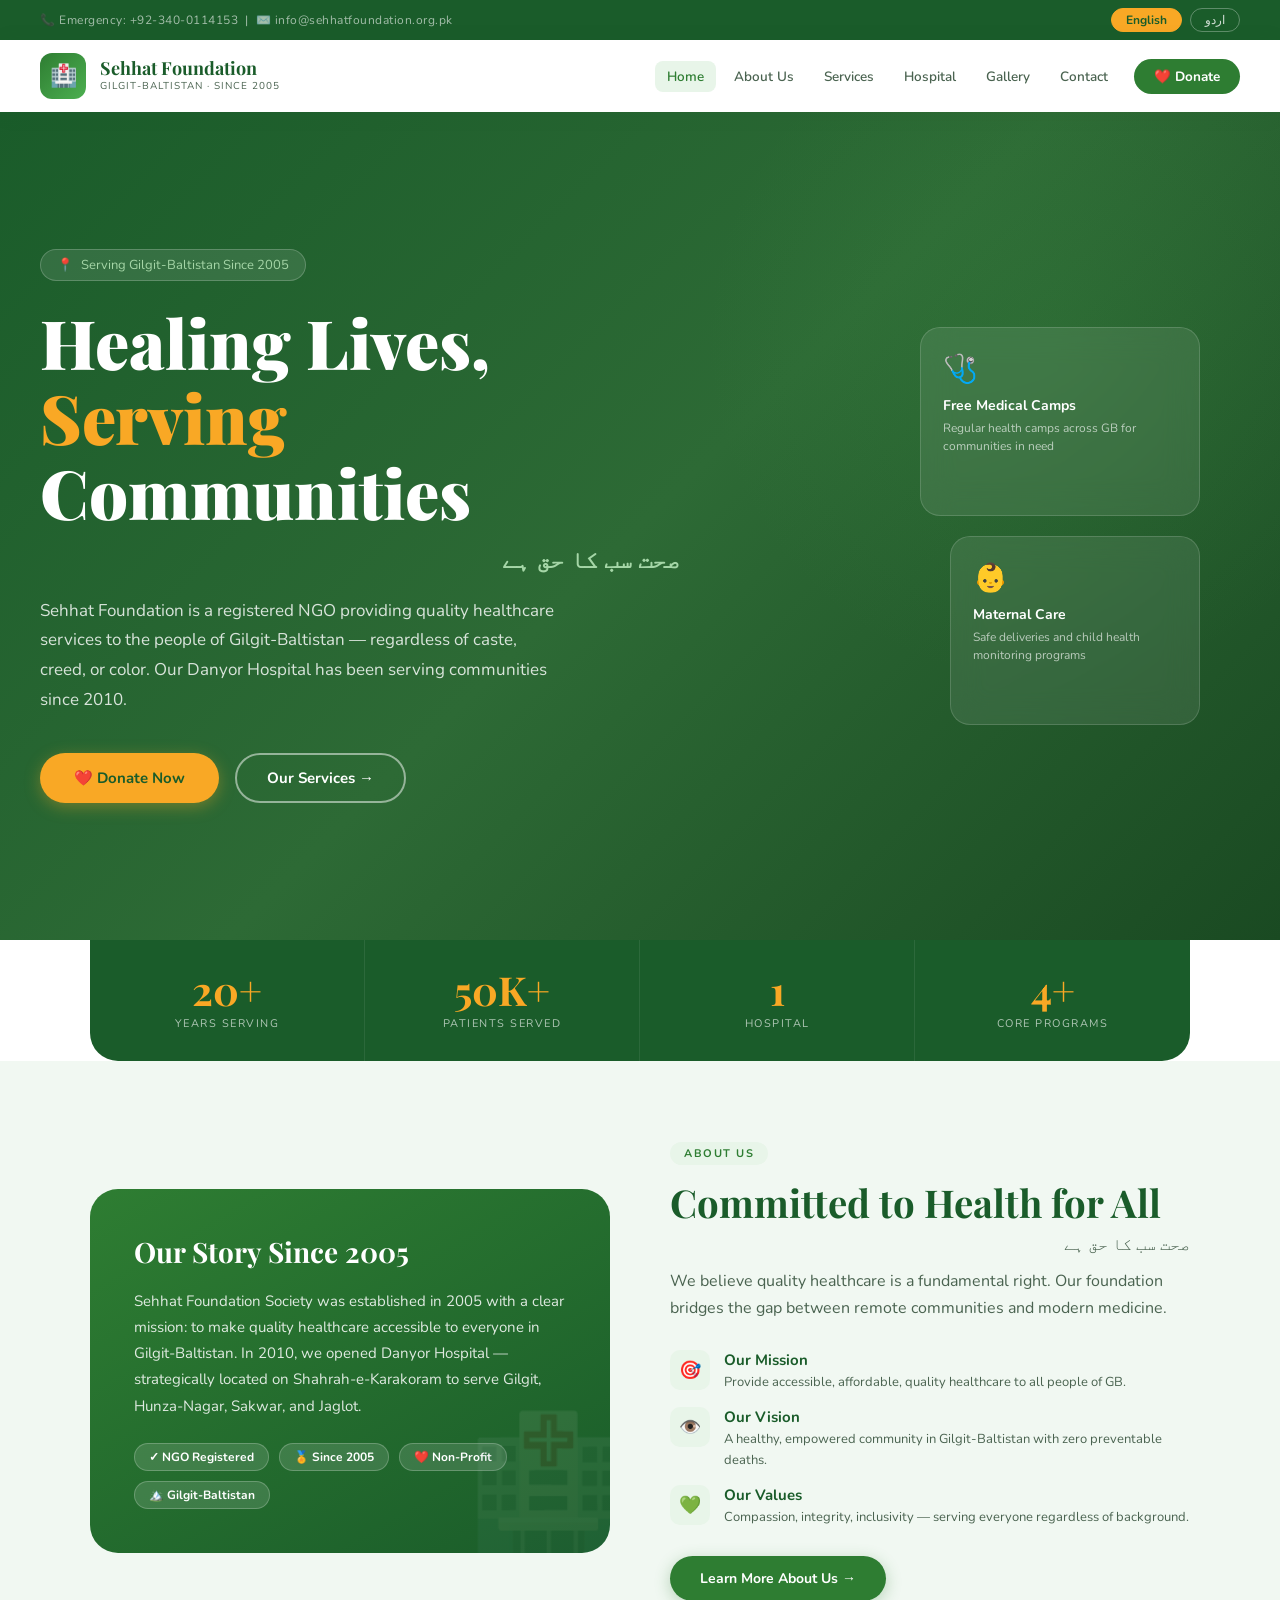
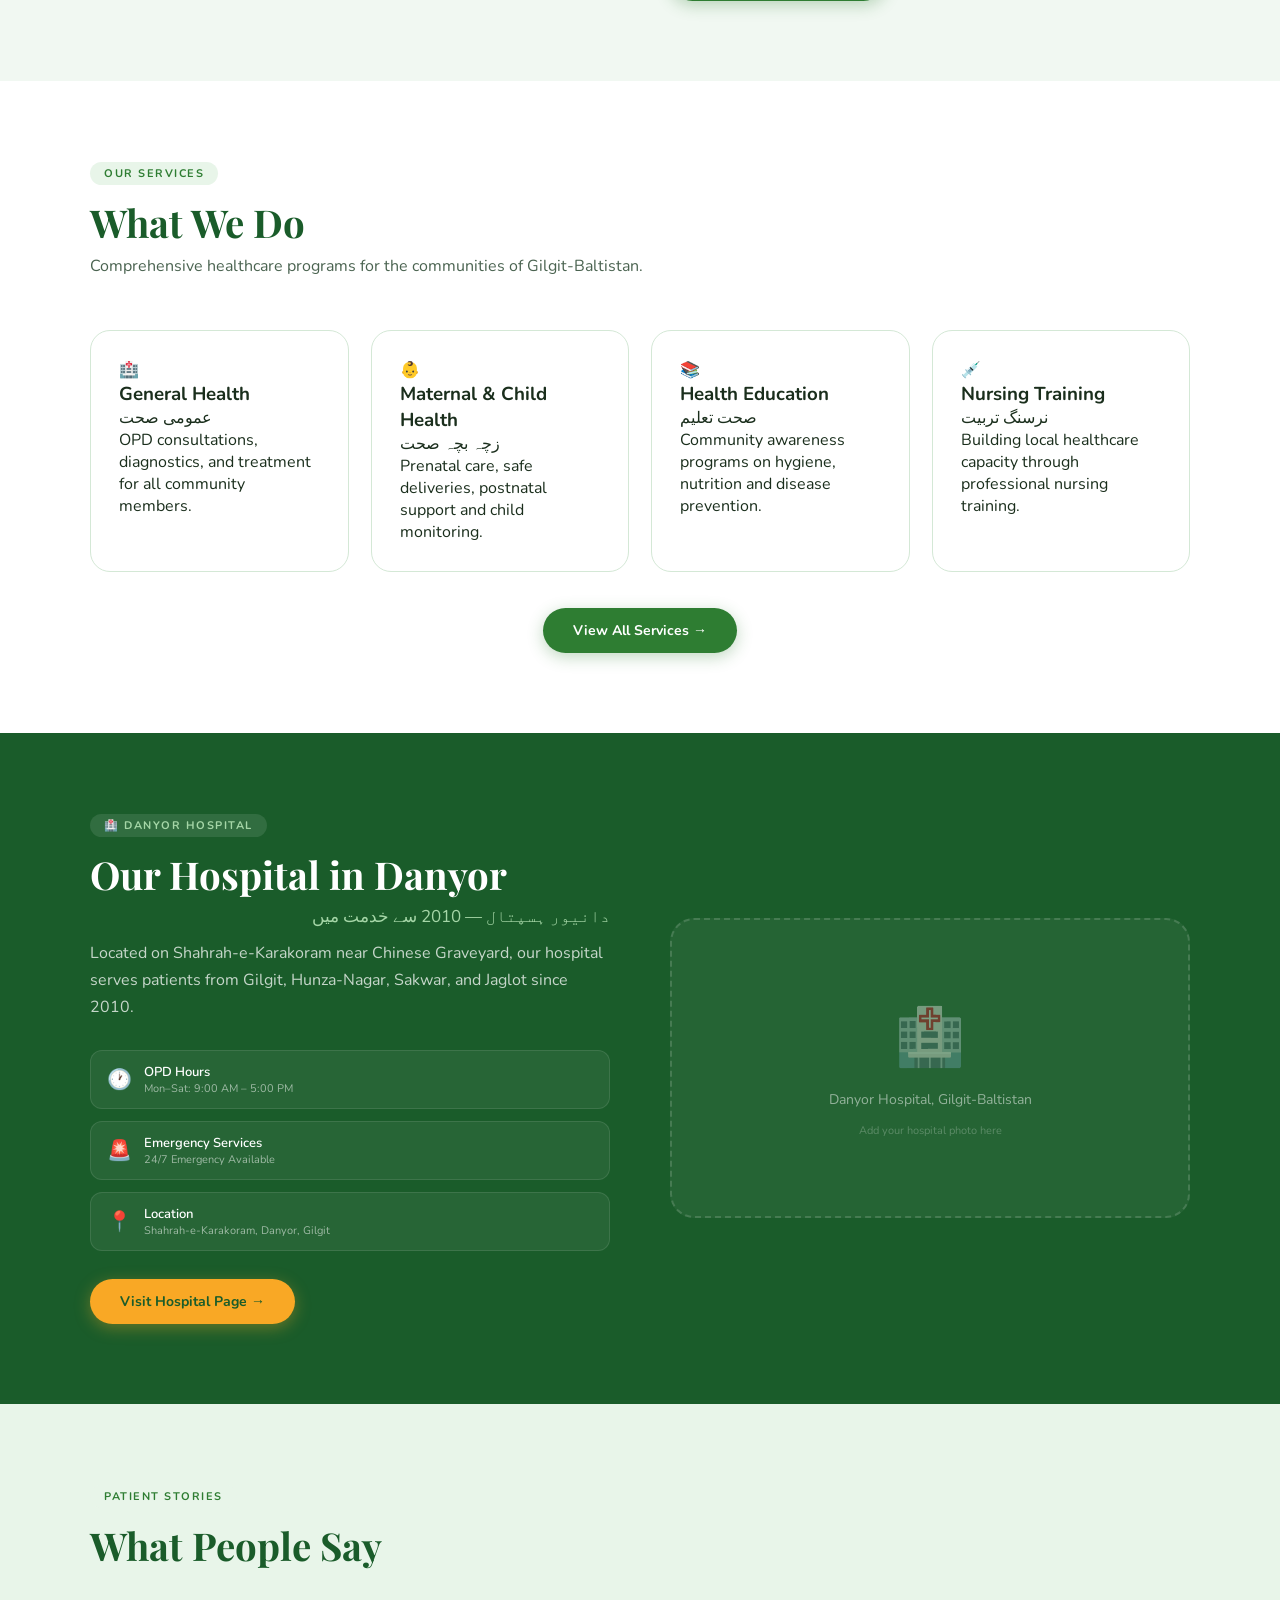
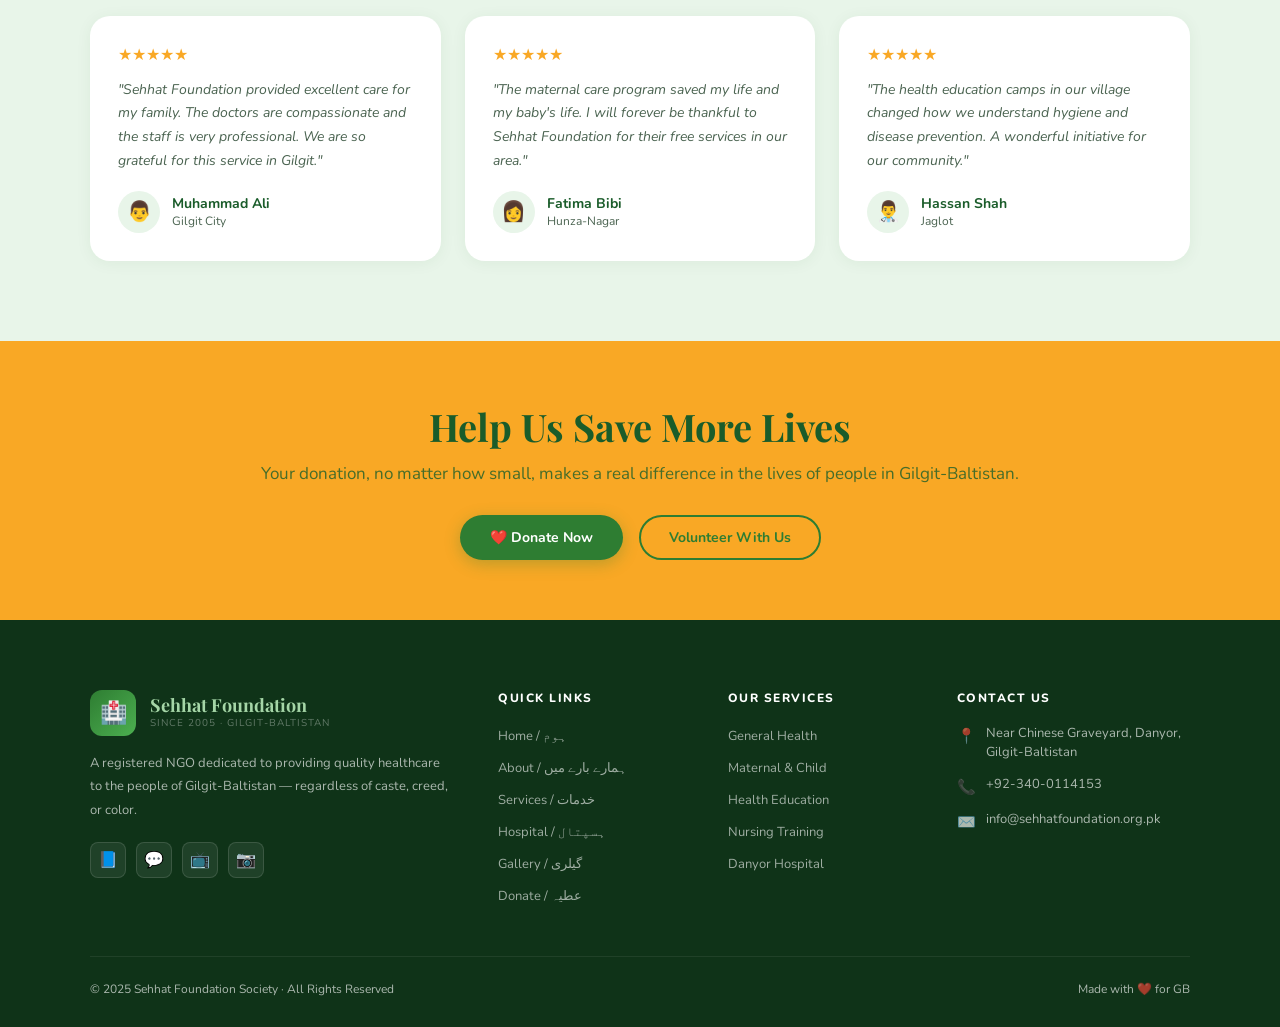
<file: index.html>
<!DOCTYPE html>
<html lang="en">
<head>
  <meta charset="UTF-8">
  <meta name="viewport" content="width=device-width, initial-scale=1.0">
  <title>Sehhat Foundation — Healthcare for Gilgit-Baltistan</title>
  <meta name="description" content="Sehhat Foundation is a registered NGO providing quality healthcare in Gilgit-Baltistan since 2005.">
  <link rel="stylesheet" href="style.css">
  <script src="https://identity.netlify.com/v1/netlify-identity-widget.js"></script>
  <style>
    /* ===== HERO ===== */
    .hero {
      min-height: 92vh;
      background: linear-gradient(135deg, #1a5c2a 0%, #2d6a35 50%, #1a4a22 100%);
      display: flex; align-items: center;
      position: relative; overflow: hidden; padding: 60px 40px;
    }
    .hero::before {
      content: ''; position: absolute;
      top: -120px; right: -120px; width: 700px; height: 700px;
      background: radial-gradient(circle, rgba(76,175,80,0.12) 0%, transparent 70%);
      border-radius: 50%;
    }
    .hero-content { max-width: 640px; position: relative; z-index: 2; }
    .hero-badge {
      display: inline-flex; align-items: center; gap: 8px;
      background: rgba(255,255,255,0.1); border: 1px solid rgba(255,255,255,0.2);
      color: #a5d6a7; padding: 6px 16px; border-radius: 20px;
      font-size: 13px; margin-bottom: 24px;
    }
    .hero h1 {
      font-family: 'Playfair Display', serif;
      font-size: clamp(38px, 5.5vw, 68px);
      color: white; line-height: 1.1; margin-bottom: 14px; font-weight: 900;
    }
    .hero h1 span { color: #f9a825; }
    .hero-urdu { font-size: 24px; color: #a5d6a7; direction: rtl; margin-bottom: 20px; font-weight: 600; }
    .hero p { color: rgba(255,255,255,0.82); font-size: 17px; line-height: 1.75; margin-bottom: 38px; max-width: 520px; }
    .hero-btns { display: flex; gap: 16px; flex-wrap: wrap; }
    .hero-btns .btn-gold { padding: 15px 34px; font-size: 15px; }
    .hero-btns .btn-outline-white {
      display: inline-block; border: 2px solid rgba(255,255,255,0.5);
      color: white; padding: 13px 30px; border-radius: 30px;
      text-decoration: none; font-weight: 700; font-size: 15px; transition: all 0.2s;
    }
    .hero-btns .btn-outline-white:hover { border-color: white; background: rgba(255,255,255,0.1); }
    .hero-float {
      position: absolute; right: 80px; top: 50%; transform: translateY(-50%);
      z-index: 2; display: flex; flex-direction: column; gap: 20px; width: 280px;
    }
    .float-card {
      background: rgba(255,255,255,0.09); backdrop-filter: blur(16px);
      border: 1px solid rgba(255,255,255,0.15); border-radius: 20px; padding: 22px;
      animation: float 3s ease-in-out infinite;
    }
    .float-card:nth-child(2) { animation-delay: 1.5s; margin-left: 30px; }
    @keyframes float {
      0%, 100% { transform: translateY(0); }
      50% { transform: translateY(-8px); }
    }
    .float-card-icon { font-size: 28px; margin-bottom: 8px; }
    .float-card h4 { color: white; font-size: 14px; font-weight: 700; margin-bottom: 4px; }
    .float-card p { color: rgba(255,255,255,0.65); font-size: 12px; line-height: 1.5; }

    /* ===== STATS ===== */
    .stats-wrap { background: white; padding: 0 40px; }
    .stats-bar {
      display: grid; grid-template-columns: repeat(4, 1fr);
      background: var(--green-dark); border-radius: 0 0 28px 28px; overflow: hidden;
      max-width: 1100px; margin: 0 auto;
    }
    .stat-item {
      padding: 30px 20px; text-align: center;
      border-right: 1px solid rgba(255,255,255,0.08);
      transition: background 0.2s;
    }
    .stat-item:last-child { border-right: none; }
    .stat-item:hover { background: rgba(255,255,255,0.04); }
    .stat-num { font-family: 'Playfair Display', serif; font-size: 40px; color: #f9a825; font-weight: 700; line-height: 1; }
    .stat-label { color: rgba(255,255,255,0.65); font-size: 11px; text-transform: uppercase; letter-spacing: 1.5px; margin-top: 6px; }

    /* ===== ABOUT ===== */
    .about-section { background: var(--green-xpale); }
    .about-grid { display: grid; grid-template-columns: 1fr 1fr; gap: 60px; align-items: center; }
    .about-visual {
      background: linear-gradient(150deg, var(--green-mid), var(--green-dark));
      border-radius: 28px; padding: 44px; color: white; position: relative; overflow: hidden;
    }
    .about-visual::after { content: '🏥'; font-size: 130px; position: absolute; right: -20px; bottom: -20px; opacity: 0.08; }
    .about-visual h3 { font-family: 'Playfair Display', serif; font-size: 28px; margin-bottom: 18px; }
    .about-visual p { color: rgba(255,255,255,0.85); line-height: 1.75; font-size: 15px; }
    .about-tags { display: flex; gap: 10px; flex-wrap: wrap; margin-top: 24px; }
    .about-tag { background: rgba(255,255,255,0.13); border: 1px solid rgba(255,255,255,0.22); color: white; padding: 5px 14px; border-radius: 20px; font-size: 12px; font-weight: 700; }
    .mission-points { margin-top: 28px; display: flex; flex-direction: column; gap: 14px; }
    .mission-point { display: flex; gap: 14px; align-items: flex-start; }
    .mission-point .mp-icon { width: 40px; height: 40px; background: var(--green-pale); border-radius: 10px; display: flex; align-items: center; justify-content: center; font-size: 18px; flex-shrink: 0; }
    .mission-point h4 { font-size: 15px; font-weight: 700; color: var(--green-dark); margin-bottom: 2px; }
    .mission-point p { font-size: 13px; color: var(--text-gray); line-height: 1.6; }

    /* ===== SERVICES PREVIEW ===== */
    .services-grid { display: grid; grid-template-columns: repeat(4, 1fr); gap: 22px; margin-top: 50px; }
    .service-card { text-align: center; }
    .service-card .s-icon { font-size: 40px; margin-bottom: 14px; display: block; }
    .service-card h3 { font-size: 15px; font-weight: 700; color: var(--green-dark); margin-bottom: 4px; }
    .service-card .s-urdu { font-size: 12px; color: var(--text-gray); direction: rtl; margin-bottom: 10px; }
    .service-card p { font-size: 13px; color: var(--text-gray); line-height: 1.6; }

    /* ===== HOSPITAL STRIP ===== */
    .hosp-strip { background: var(--green-dark); }
    .hosp-inner { display: grid; grid-template-columns: 1fr 1fr; gap: 60px; align-items: center; }
    .hosp-strip .section-title { color: white; }
    .hosp-strip .section-urdu { color: #a5d6a7; }
    .hosp-strip .section-desc { color: rgba(255,255,255,0.75); max-width: 100%; }
    .hosp-features { margin-top: 28px; display: flex; flex-direction: column; gap: 12px; }
    .hf { display: flex; align-items: center; gap: 12px; background: rgba(255,255,255,0.06); border: 1px solid rgba(255,255,255,0.1); border-radius: 12px; padding: 12px 16px; }
    .hf span:first-child { font-size: 20px; }
    .hf .hf-text { color: white; font-size: 13px; font-weight: 600; }
    .hf .hf-sub { color: rgba(255,255,255,0.55); font-size: 11px; }
    .hosp-visual { background: rgba(255,255,255,0.05); border: 2px dashed rgba(255,255,255,0.15); border-radius: 24px; height: 300px; display: flex; flex-direction: column; align-items: center; justify-content: center; color: rgba(255,255,255,0.4); gap: 14px; }
    .hosp-visual span { font-size: 56px; }

    /* ===== TESTIMONIALS ===== */
    .testimonials-section { background: var(--green-pale); }
    .testi-grid { display: grid; grid-template-columns: repeat(3, 1fr); gap: 24px; margin-top: 48px; }
    .testi-card { background: white; border-radius: 20px; padding: 28px; box-shadow: 0 2px 16px rgba(30,90,42,0.06); }
    .testi-card .stars { color: #f9a825; font-size: 16px; margin-bottom: 12px; }
    .testi-card p { font-size: 14px; color: var(--text-gray); line-height: 1.7; font-style: italic; margin-bottom: 18px; }
    .testi-card p.ur-text { direction: rtl; }
    .testi-author { display: flex; align-items: center; gap: 12px; }
    .testi-avatar { width: 42px; height: 42px; background: var(--green-pale); border-radius: 50%; display: flex; align-items: center; justify-content: center; font-size: 20px; }
    .testi-name { font-weight: 700; font-size: 14px; color: var(--green-dark); }
    .testi-loc { font-size: 12px; color: var(--text-gray); }

    /* ===== CTA BANNER ===== */
    .cta-banner { background: #f9a825; padding: 60px 40px; text-align: center; }
    .cta-banner h2 { font-family: 'Playfair Display', serif; font-size: 38px; color: var(--green-dark); margin-bottom: 10px; }
    .cta-banner p { color: rgba(26,94,42,0.8); font-size: 17px; margin-bottom: 30px; }
    .cta-btns { display: flex; gap: 16px; justify-content: center; flex-wrap: wrap; }

    /* RESPONSIVE */
    @media (max-width: 960px) {
      .hero-float { display: none; }
      .about-grid, .hosp-inner { grid-template-columns: 1fr; gap: 30px; }
      .services-grid { grid-template-columns: repeat(2, 1fr); }
      .testi-grid { grid-template-columns: 1fr; }
      .stats-bar { grid-template-columns: repeat(2, 1fr); }
      .hero { padding: 80px 20px 60px; min-height: auto; }
      .stats-wrap { padding: 0 20px; }
    }
  </style>
</head>
<body>

  <!-- Language Bar + Nav -->
  <div class="lang-bar">
    <div class="lang-bar-left en-text">📞 Emergency: +92-340-0114153 &nbsp;|&nbsp; ✉️ info@sehhatfoundation.org.pk</div>
    <div class="lang-bar-left ur-text">📞 ہنگامی: 340-0114153-92+ &nbsp;|&nbsp; ✉️ info@sehhatfoundation.org.pk</div>
    <div class="lang-bar-right">
      <button class="lang-btn" data-lang="en" onclick="setLang('en')">English</button>
      <button class="lang-btn" data-lang="ur" onclick="setLang('ur')">اردو</button>
    </div>
  </div>
  <nav>
    <a href="index.html" class="logo-area">
      <div class="logo-icon">🏥</div>
      <div class="logo-text"><div class="main">Sehhat Foundation</div><div class="sub">Gilgit-Baltistan · Since 2005</div></div>
    </a>
    <div class="nav-links" id="nav-links">
      <a href="index.html" class="en-text">Home</a><a href="index.html" class="ur-text">ہوم</a>
      <a href="about.html" class="en-text">About Us</a><a href="about.html" class="ur-text">ہمارے بارے میں</a>
      <a href="services.html" class="en-text">Services</a><a href="services.html" class="ur-text">خدمات</a>
      <a href="hospital.html" class="en-text">Hospital</a><a href="hospital.html" class="ur-text">ہسپتال</a>
      <a href="gallery.html" class="en-text">Gallery</a><a href="gallery.html" class="ur-text">گیلری</a>
      <a href="contact.html" class="en-text">Contact</a><a href="contact.html" class="ur-text">رابطہ</a>
      <a href="donate.html" class="nav-donate en-text">❤️ Donate</a>
      <a href="donate.html" class="nav-donate ur-text">❤️ عطیہ کریں</a>
    </div>
    <div class="hamburger" id="hamburger"><span></span><span></span><span></span></div>
  </nav>

  <!-- Hero -->
  <section class="hero">
    <div class="hero-content fade-up">
      <div class="hero-badge">📍 <span class="en-text">Serving Gilgit-Baltistan Since 2005</span><span class="ur-text">2005 سے گلگت بلتستان کی خدمت</span></div>
      <h1 class="en-text">Healing Lives,<br><span>Serving</span> Communities</h1>
      <h1 class="ur-text">زندگیاں بچانا،<br><span>کمیونٹی کی خدمت</span></h1>
      <div class="hero-urdu en-text">صحت سب کا حق ہے</div>
      <p class="en-text">Sehhat Foundation is a registered NGO providing quality healthcare services to the people of Gilgit-Baltistan — regardless of caste, creed, or color. Our Danyor Hospital has been serving communities since 2010.</p>
      <p class="ur-text">سہت فاؤنڈیشن ایک رجسٹرڈ این جی او ہے جو گلگت بلتستان کے عوام کو بلا امتیاز رنگ، نسل اور مذہب معیاری صحت کی سہولیات فراہم کرتی ہے۔ ہمارا دانیور ہسپتال 2010 سے خدمت میں ہے۔</p>
      <div class="hero-btns">
        <a href="donate.html" class="btn-gold">❤️ <span class="en-text">Donate Now</span><span class="ur-text">ابھی عطیہ کریں</span></a>
        <a href="services.html" class="btn-outline-white"><span class="en-text">Our Services →</span><span class="ur-text">← ہماری خدمات</span></a>
      </div>
    </div>
    <div class="hero-float">
      <div class="float-card">
        <div class="float-card-icon">🩺</div>
        <h4>Free Medical Camps</h4>
        <p>Regular health camps across GB for communities in need</p>
      </div>
      <div class="float-card">
        <div class="float-card-icon">👶</div>
        <h4>Maternal Care</h4>
        <p>Safe deliveries and child health monitoring programs</p>
      </div>
    </div>
  </section>

  <!-- Stats -->
  <div class="stats-wrap">
    <div class="stats-bar">
      <div class="stat-item"><div class="stat-num">20+</div><div class="stat-label en-text">Years Serving</div><div class="stat-label ur-text">سال خدمت</div></div>
      <div class="stat-item"><div class="stat-num">50K+</div><div class="stat-label en-text">Patients Served</div><div class="stat-label ur-text">مریض</div></div>
      <div class="stat-item"><div class="stat-num">1</div><div class="stat-label en-text">Hospital</div><div class="stat-label ur-text">ہسپتال</div></div>
      <div class="stat-item"><div class="stat-num">4+</div><div class="stat-label en-text">Core Programs</div><div class="stat-label ur-text">پروگرام</div></div>
    </div>
  </div>

  <!-- About -->
  <section class="about-section">
    <div class="container about-grid">
      <div class="about-visual reveal">
        <h3 class="en-text">Our Story Since 2005</h3>
        <h3 class="ur-text">2005 سے ہماری کہانی</h3>
        <p class="en-text">Sehhat Foundation Society was established in 2005 with a clear mission: to make quality healthcare accessible to everyone in Gilgit-Baltistan. In 2010, we opened Danyor Hospital — strategically located on Shahrah-e-Karakoram to serve Gilgit, Hunza-Nagar, Sakwar, and Jaglot.</p>
        <p class="ur-text">سہت فاؤنڈیشن سوسائٹی 2005 میں ایک واضح مشن کے ساتھ قائم ہوئی: گلگت بلتستان میں سب کو معیاری صحت کی سہولت دینا۔ 2010 میں ہم نے دانیور ہسپتال کھولا جو گلگت، ہنزہ نگر، سکور اور جگلوٹ کے مریضوں کی خدمت کرتا ہے۔</p>
        <div class="about-tags">
          <span class="about-tag">✓ NGO Registered</span>
          <span class="about-tag">🏅 Since 2005</span>
          <span class="about-tag">❤️ Non-Profit</span>
          <span class="about-tag">🏔️ Gilgit-Baltistan</span>
        </div>
      </div>
      <div class="reveal">
        <div class="section-tag en-text">About Us</div>
        <div class="section-tag ur-text">ہمارے بارے میں</div>
        <h2 class="section-title en-text">Committed to Health for All</h2>
        <h2 class="section-title ur-text">سب کی صحت ہمارا عزم</h2>
        <div class="section-urdu en-text">صحت سب کا حق ہے</div>
        <p class="section-desc en-text">We believe quality healthcare is a fundamental right. Our foundation bridges the gap between remote communities and modern medicine.</p>
        <p class="section-desc ur-text">ہم یقین رکھتے ہیں کہ معیاری صحت ہر انسان کا بنیادی حق ہے۔ ہم دور دراز کمیونٹی اور جدید طب کے درمیان فاصلہ ختم کرتے ہیں۔</p>
        <div class="mission-points">
          <div class="mission-point"><div class="mp-icon">🎯</div><div><h4 class="en-text">Our Mission</h4><h4 class="ur-text">ہمارا مشن</h4><p class="en-text">Provide accessible, affordable, quality healthcare to all people of GB.</p><p class="ur-text">گلگت بلتستان کے سب لوگوں کو سستی اور معیاری صحت سہولت فراہم کرنا۔</p></div></div>
          <div class="mission-point"><div class="mp-icon">👁️</div><div><h4 class="en-text">Our Vision</h4><h4 class="ur-text">ہمارا وژن</h4><p class="en-text">A healthy, empowered community in Gilgit-Baltistan with zero preventable deaths.</p><p class="ur-text">گلگت بلتستان میں صحت مند اور با اختیار کمیونٹی جہاں قابل علاج اموات صفر ہوں۔</p></div></div>
          <div class="mission-point"><div class="mp-icon">💚</div><div><h4 class="en-text">Our Values</h4><h4 class="ur-text">ہماری اقدار</h4><p class="en-text">Compassion, integrity, inclusivity — serving everyone regardless of background.</p><p class="ur-text">ہمدردی، دیانت داری، شمولیت — بلا امتیاز سب کی خدمت۔</p></div></div>
        </div>
        <div style="margin-top:28px;"><a href="about.html" class="btn-primary en-text">Learn More About Us →</a><a href="about.html" class="btn-primary ur-text">← مزید جانیں</a></div>
      </div>
    </div>
  </section>

  <!-- Services Preview -->
  <section style="background:white;">
    <div class="container">
      <div class="section-tag en-text">Our Services</div>
      <div class="section-tag ur-text">ہماری خدمات</div>
      <h2 class="section-title en-text">What We Do</h2>
      <h2 class="section-title ur-text">ہم کیا کرتے ہیں</h2>
      <p class="section-desc en-text">Comprehensive healthcare programs for the communities of Gilgit-Baltistan.</p>
      <p class="section-desc ur-text">گلگت بلتستان کی کمیونٹی کے لیے جامع صحت پروگرام۔</p>
      <div class="services-grid">
        <div class="card reveal">
          <span class="s-icon">🏥</span>
          <h3 class="en-text">General Health</h3><h3 class="ur-text">عمومی صحت</h3>
          <div class="s-urdu en-text">عمومی صحت</div>
          <p class="en-text">OPD consultations, diagnostics, and treatment for all community members.</p>
          <p class="ur-text">او پی ڈی، تشخیص اور علاج سب کے لیے۔</p>
        </div>
        <div class="card reveal">
          <span class="s-icon">👶</span>
          <h3 class="en-text">Maternal & Child Health</h3><h3 class="ur-text">زچہ بچہ صحت</h3>
          <div class="s-urdu en-text">زچہ بچہ صحت</div>
          <p class="en-text">Prenatal care, safe deliveries, postnatal support and child monitoring.</p>
          <p class="ur-text">قبل از پیدائش دیکھ بھال، محفوظ ولادت اور بچوں کی صحت کی نگرانی۔</p>
        </div>
        <div class="card reveal">
          <span class="s-icon">📚</span>
          <h3 class="en-text">Health Education</h3><h3 class="ur-text">صحت تعلیم</h3>
          <div class="s-urdu en-text">صحت تعلیم</div>
          <p class="en-text">Community awareness programs on hygiene, nutrition and disease prevention.</p>
          <p class="ur-text">صفائی، غذائیت اور بیماری سے بچاؤ کے لیے آگاہی پروگرام۔</p>
        </div>
        <div class="card reveal">
          <span class="s-icon">💉</span>
          <h3 class="en-text">Nursing Training</h3><h3 class="ur-text">نرسنگ تربیت</h3>
          <div class="s-urdu en-text">نرسنگ تربیت</div>
          <p class="en-text">Building local healthcare capacity through professional nursing training.</p>
          <p class="ur-text">پیشہ ورانہ نرسنگ تربیت کے ذریعے مقامی صحت صلاحیت بڑھانا۔</p>
        </div>
      </div>
      <div style="text-align:center;margin-top:36px;">
        <a href="services.html" class="btn-primary en-text">View All Services →</a>
        <a href="services.html" class="btn-primary ur-text">← تمام خدمات دیکھیں</a>
      </div>
    </div>
  </section>

  <!-- Hospital Strip -->
  <section class="hosp-strip">
    <div class="container hosp-inner">
      <div class="reveal">
        <div class="section-tag" style="background:rgba(255,255,255,0.1);color:#a5d6a7;">🏥 <span class="en-text">Danyor Hospital</span><span class="ur-text">دانیور ہسپتال</span></div>
        <h2 class="section-title en-text">Our Hospital in Danyor</h2>
        <h2 class="section-title ur-text">دانیور میں ہمارا ہسپتال</h2>
        <p class="section-urdu">دانیور ہسپتال — 2010 سے خدمت میں</p>
        <p class="section-desc en-text">Located on Shahrah-e-Karakoram near Chinese Graveyard, our hospital serves patients from Gilgit, Hunza-Nagar, Sakwar, and Jaglot since 2010.</p>
        <p class="section-desc ur-text">شاہراہ قراقرم پر چائنہ یادگار کے قریب، ہمارا ہسپتال 2010 سے گلگت، ہنزہ نگر، سکور اور جگلوٹ کے مریضوں کی خدمت کر رہا ہے۔</p>
        <div class="hosp-features">
          <div class="hf"><span>🕐</span><div><div class="hf-text en-text">OPD Hours</div><div class="hf-text ur-text">او پی ڈی اوقات</div><div class="hf-sub en-text">Mon–Sat: 9:00 AM – 5:00 PM</div><div class="hf-sub ur-text">پیر تا ہفتہ: صبح 9 تا شام 5</div></div></div>
          <div class="hf"><span>🚨</span><div><div class="hf-text en-text">Emergency Services</div><div class="hf-text ur-text">ہنگامی خدمات</div><div class="hf-sub en-text">24/7 Emergency Available</div><div class="hf-sub ur-text">24 گھنٹے دستیاب</div></div></div>
          <div class="hf"><span>📍</span><div><div class="hf-text en-text">Location</div><div class="hf-text ur-text">مقام</div><div class="hf-sub en-text">Shahrah-e-Karakoram, Danyor, Gilgit</div><div class="hf-sub ur-text">شاہراہ قراقرم، دانیور، گلگت</div></div></div>
        </div>
        <div style="margin-top:28px;"><a href="hospital.html" class="btn-gold en-text">Visit Hospital Page →</a><a href="hospital.html" class="btn-gold ur-text">← ہسپتال صفحہ</a></div>
      </div>
      <div class="hosp-visual reveal">
        <span>🏥</span>
        <p class="en-text" style="color:rgba(255,255,255,0.5);font-size:14px;">Danyor Hospital, Gilgit-Baltistan</p>
        <p class="ur-text" style="color:rgba(255,255,255,0.5);font-size:14px;direction:rtl;">دانیور ہسپتال، گلگت بلتستان</p>
        <small style="color:rgba(255,255,255,0.25);font-size:11px;" class="en-text">Add your hospital photo here</small>
      </div>
    </div>
  </section>

  <!-- Testimonials -->
  <section class="testimonials-section">
    <div class="container">
      <div class="section-tag en-text">Patient Stories</div>
      <div class="section-tag ur-text">مریضوں کی کہانیاں</div>
      <h2 class="section-title en-text">What People Say</h2>
      <h2 class="section-title ur-text">لوگ کیا کہتے ہیں</h2>
      <div class="testi-grid">
        <div class="testi-card reveal"><div class="stars">★★★★★</div><p class="en-text">"Sehhat Foundation provided excellent care for my family. The doctors are compassionate and the staff is very professional. We are so grateful for this service in Gilgit."</p><p class="ur-text">"سہت فاؤنڈیشن نے میرے خاندان کی بہترین دیکھ بھال کی۔ ڈاکٹر بہت مہربان ہیں اور عملہ بہت پیشہ ورانہ ہے۔"</p><div class="testi-author"><div class="testi-avatar">👨</div><div><div class="testi-name en-text">Muhammad Ali</div><div class="testi-name ur-text">محمد علی</div><div class="testi-loc">Gilgit City</div></div></div></div>
        <div class="testi-card reveal"><div class="stars">★★★★★</div><p class="en-text">"The maternal care program saved my life and my baby's life. I will forever be thankful to Sehhat Foundation for their free services in our area."</p><p class="ur-text">"زچگی پروگرام نے میری اور میرے بچے کی جان بچائی۔ میں سہت فاؤنڈیشن کی ہمیشہ شکر گزار رہوں گی۔"</p><div class="testi-author"><div class="testi-avatar">👩</div><div><div class="testi-name en-text">Fatima Bibi</div><div class="testi-name ur-text">فاطمہ بی بی</div><div class="testi-loc">Hunza-Nagar</div></div></div></div>
        <div class="testi-card reveal"><div class="stars">★★★★★</div><p class="en-text">"The health education camps in our village changed how we understand hygiene and disease prevention. A wonderful initiative for our community."</p><p class="ur-text">"ہمارے گاؤں میں صحت تعلیم کیمپ نے ہماری سوچ بدل دی۔ ہماری کمیونٹی کے لیے شاندار اقدام۔"</p><div class="testi-author"><div class="testi-avatar">👨‍⚕️</div><div><div class="testi-name en-text">Hassan Shah</div><div class="testi-name ur-text">حسن شاہ</div><div class="testi-loc">Jaglot</div></div></div></div>
      </div>
    </div>
  </section>

  <!-- CTA -->
  <div class="cta-banner">
    <div class="container">
      <h2 class="en-text">Help Us Save More Lives</h2>
      <h2 class="ur-text" style="font-family:'Playfair Display',serif;font-size:38px;color:var(--green-dark);margin-bottom:10px;">مزید زندگیاں بچانے میں مدد کریں</h2>
      <p class="en-text">Your donation, no matter how small, makes a real difference in the lives of people in Gilgit-Baltistan.</p>
      <p class="ur-text">آپ کا عطیہ، چاہے کتنا ہی چھوٹا ہو، گلگت بلتستان کے لوگوں کی زندگی میں فرق ڈالتا ہے۔</p>
      <div class="cta-btns">
        <a href="donate.html" class="btn-primary en-text">❤️ Donate Now</a>
        <a href="donate.html" class="btn-primary ur-text">❤️ ابھی عطیہ کریں</a>
        <a href="contact.html" class="btn-outline en-text">Volunteer With Us</a>
        <a href="contact.html" class="btn-outline ur-text">رضاکار بنیں</a>
      </div>
    </div>
  </div>

  <!-- Footer -->
  <footer>
    <div class="footer-grid">
      <div class="footer-brand">
        <a href="index.html" class="logo-area" style="display:flex;margin-bottom:16px;"><div class="logo-icon">🏥</div><div class="logo-text"><div class="main">Sehhat Foundation</div><div class="sub">Since 2005 · Gilgit-Baltistan</div></div></a>
        <p class="en-text">A registered NGO dedicated to providing quality healthcare to the people of Gilgit-Baltistan — regardless of caste, creed, or color.</p>
        <p class="ur-text">ایک رجسٹرڈ این جی او جو گلگت بلتستان کے عوام کو بلا امتیاز معیاری صحت کی سہولیات فراہم کرتی ہے۔</p>
        <div class="footer-social">
          <a href="#" class="social-btn">📘</a><a href="#" class="social-btn">💬</a>
          <a href="#" class="social-btn">📺</a><a href="#" class="social-btn">📷</a>
        </div>
      </div>
      <div><h4 class="en-text">Quick Links</h4><h4 class="ur-text">فوری لنکس</h4><ul><li><a href="index.html">Home / ہوم</a></li><li><a href="about.html">About / ہمارے بارے میں</a></li><li><a href="services.html">Services / خدمات</a></li><li><a href="hospital.html">Hospital / ہسپتال</a></li><li><a href="gallery.html">Gallery / گیلری</a></li><li><a href="donate.html">Donate / عطیہ</a></li></ul></div>
      <div><h4 class="en-text">Our Services</h4><h4 class="ur-text">خدمات</h4><ul><li><a href="services.html">General Health</a></li><li><a href="services.html">Maternal & Child</a></li><li><a href="services.html">Health Education</a></li><li><a href="services.html">Nursing Training</a></li><li><a href="hospital.html">Danyor Hospital</a></li></ul></div>
      <div><h4 class="en-text">Contact Us</h4><h4 class="ur-text">رابطہ</h4>
        <div class="footer-contact-item"><span class="icon">📍</span><span class="en-text">Near Chinese Graveyard, Danyor, Gilgit-Baltistan</span><span class="ur-text">دانیور، گلگت بلتستان</span></div>
        <div class="footer-contact-item"><span class="icon">📞</span><span>+92-340-0114153</span></div>
        <div class="footer-contact-item"><span class="icon">✉️</span><span>info@sehhatfoundation.org.pk</span></div>
      </div>
    </div>
    <div class="footer-bottom">
      <span class="en-text">© 2025 Sehhat Foundation Society · All Rights Reserved</span>
      <span class="ur-text">© 2025 سہت فاؤنڈیشن سوسائٹی</span>
      <span class="en-text">Made with ❤️ for GB</span>
    </div>
  </footer>

  <script src="script.js"></script>
  <script>
    if (window.netlifyIdentity) {
      window.netlifyIdentity.on("init", user => {
        if (!user) {
          window.netlifyIdentity.on("login", () => {
            document.location.href = "/admin/";
          });
        }
      });
    }
  </script>
</body>
</html>
</file>
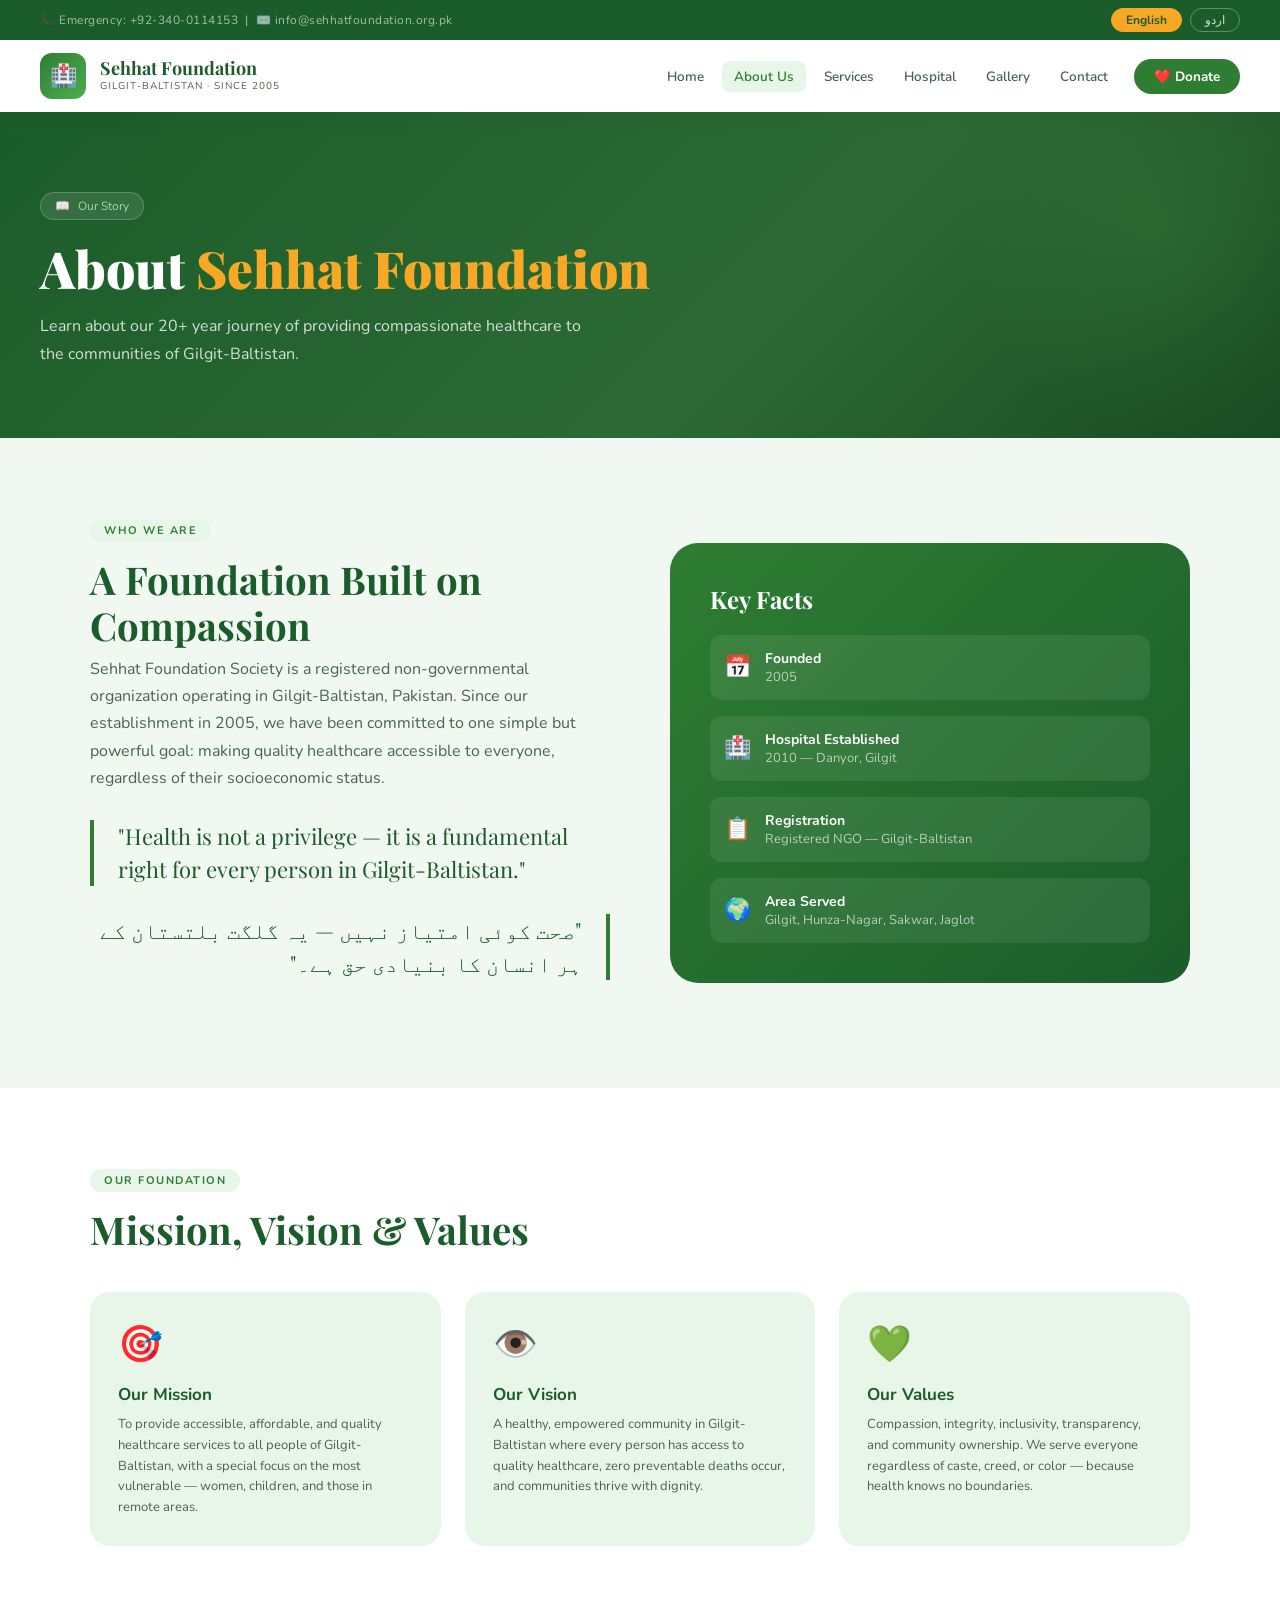
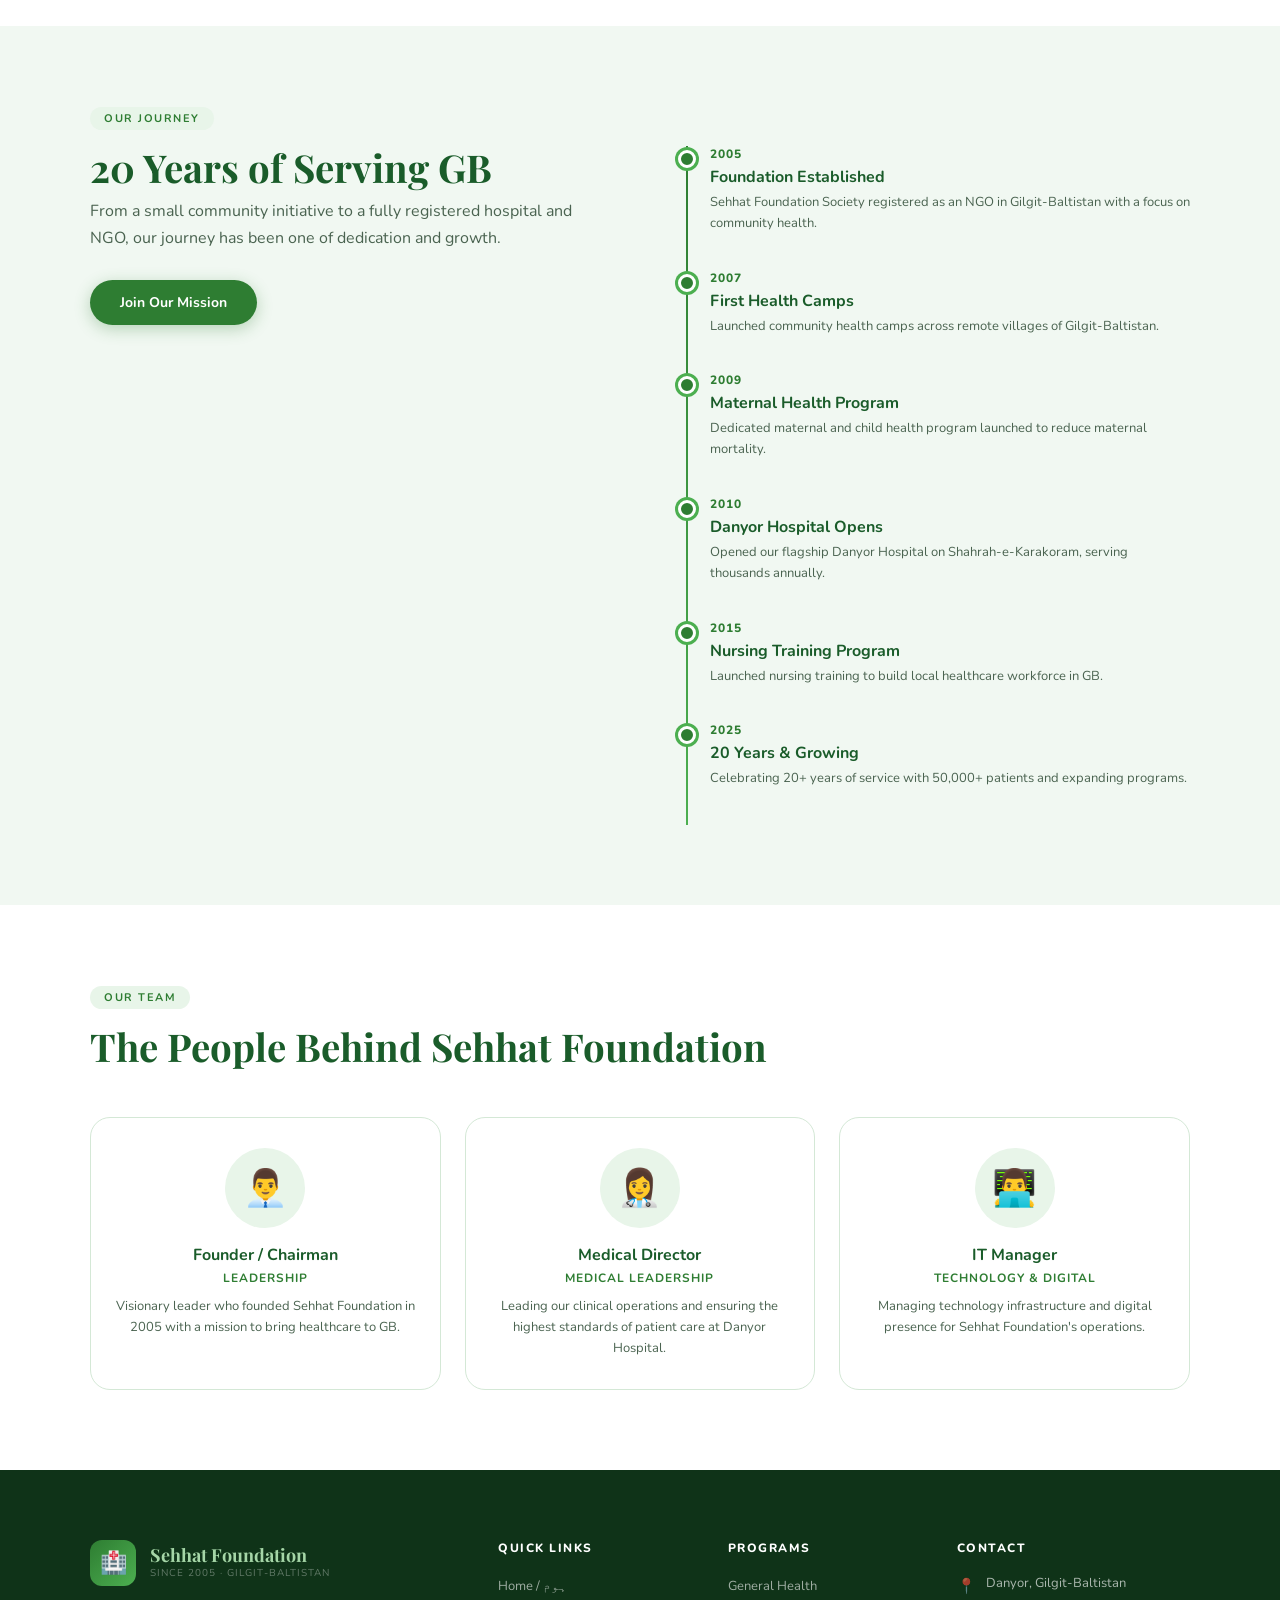
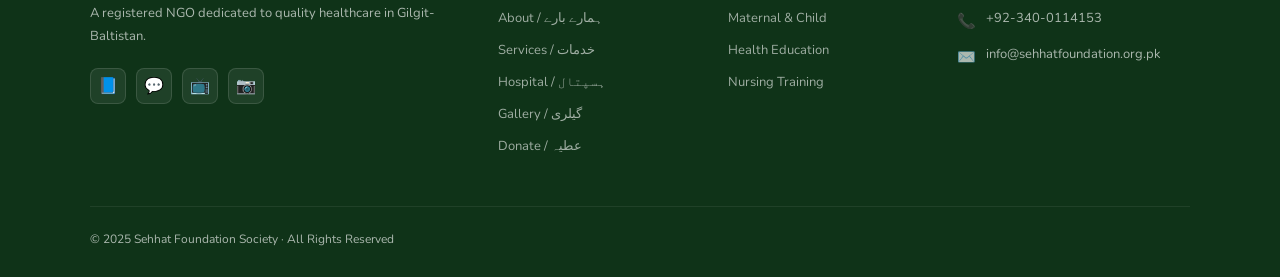
<file: about.html>
<!DOCTYPE html>
<html lang="en">
<head>
  <meta charset="UTF-8"><meta name="viewport" content="width=device-width, initial-scale=1.0">
  <title>About Us — Sehhat Foundation</title>
  <link rel="stylesheet" href="style.css">
  <style>
    .timeline { position: relative; padding-left: 40px; margin-top: 40px; }
    .timeline::before { content: ''; position: absolute; left: 16px; top: 0; bottom: 0; width: 2px; background: linear-gradient(to bottom, var(--green-mid), var(--green-light)); }
    .tl-item { position: relative; margin-bottom: 36px; }
    .tl-dot { position: absolute; left: -32px; top: 4px; width: 18px; height: 18px; background: var(--green-mid); border-radius: 50%; border: 3px solid white; box-shadow: 0 0 0 3px var(--green-light); }
    .tl-year { font-size: 12px; font-weight: 800; color: var(--green-mid); letter-spacing: 1px; text-transform: uppercase; margin-bottom: 4px; }
    .tl-title { font-size: 16px; font-weight: 700; color: var(--green-dark); margin-bottom: 4px; }
    .tl-desc { font-size: 13px; color: var(--text-gray); line-height: 1.6; }

    .team-grid { display: grid; grid-template-columns: repeat(3, 1fr); gap: 24px; margin-top: 48px; }
    .team-card { background: white; border: 1px solid var(--border); border-radius: 20px; padding: 30px 24px; text-align: center; transition: all 0.3s; }
    .team-card:hover { transform: translateY(-5px); box-shadow: var(--shadow); }
    .team-avatar { width: 80px; height: 80px; background: var(--green-pale); border-radius: 50%; display: flex; align-items: center; justify-content: center; font-size: 36px; margin: 0 auto 16px; }
    .team-name { font-size: 16px; font-weight: 700; color: var(--green-dark); margin-bottom: 4px; }
    .team-role { font-size: 12px; color: var(--green-mid); font-weight: 700; text-transform: uppercase; letter-spacing: 1px; margin-bottom: 10px; }
    .team-desc { font-size: 13px; color: var(--text-gray); line-height: 1.6; }

    .values-grid { display: grid; grid-template-columns: repeat(3, 1fr); gap: 24px; margin-top: 40px; }
    .value-card { background: var(--green-pale); border-radius: 20px; padding: 28px; }
    .value-icon { font-size: 36px; margin-bottom: 14px; display: block; }
    .value-card h3 { font-size: 17px; font-weight: 700; color: var(--green-dark); margin-bottom: 8px; }
    .value-card p { font-size: 13px; color: var(--text-gray); line-height: 1.6; }

    .about-intro { display: grid; grid-template-columns: 1fr 1fr; gap: 60px; align-items: center; }
    .big-quote { font-family: 'Playfair Display', serif; font-size: 22px; color: var(--green-dark); line-height: 1.5; border-left: 4px solid var(--green-mid); padding-left: 24px; margin: 28px 0; }
    .big-quote.ur { border-left: none; border-right: 4px solid var(--green-mid); padding-left: 0; padding-right: 24px; direction: rtl; }

    @media(max-width:960px){.about-intro,.team-grid,.values-grid{grid-template-columns:1fr;}}
    @media(max-width:700px){.team-grid{grid-template-columns:repeat(2,1fr);}}
  </style>
</head>
<body>
  <div class="lang-bar">
    <div class="lang-bar-left en-text">📞 Emergency: +92-340-0114153 &nbsp;|&nbsp; ✉️ info@sehhatfoundation.org.pk</div>
    <div class="lang-bar-left ur-text">📞 ہنگامی: 340-0114153-92+</div>
    <div class="lang-bar-right"><button class="lang-btn" data-lang="en" onclick="setLang('en')">English</button><button class="lang-btn" data-lang="ur" onclick="setLang('ur')">اردو</button></div>
  </div>
  <nav>
    <a href="index.html" class="logo-area"><div class="logo-icon">🏥</div><div class="logo-text"><div class="main">Sehhat Foundation</div><div class="sub">Gilgit-Baltistan · Since 2005</div></div></a>
    <div class="nav-links" id="nav-links">
      <a href="index.html" class="en-text">Home</a><a href="index.html" class="ur-text">ہوم</a>
      <a href="about.html" class="en-text">About Us</a><a href="about.html" class="ur-text">ہمارے بارے میں</a>
      <a href="services.html" class="en-text">Services</a><a href="services.html" class="ur-text">خدمات</a>
      <a href="hospital.html" class="en-text">Hospital</a><a href="hospital.html" class="ur-text">ہسپتال</a>
      <a href="gallery.html" class="en-text">Gallery</a><a href="gallery.html" class="ur-text">گیلری</a>
      <a href="contact.html" class="en-text">Contact</a><a href="contact.html" class="ur-text">رابطہ</a>
      <a href="donate.html" class="nav-donate en-text">❤️ Donate</a><a href="donate.html" class="nav-donate ur-text">❤️ عطیہ</a>
    </div>
    <div class="hamburger" id="hamburger"><span></span><span></span><span></span></div>
  </nav>

  <!-- Page Hero -->
  <div class="page-hero">
    <div class="page-hero-content fade-up">
      <div class="page-hero-badge">📖 <span class="en-text">Our Story</span><span class="ur-text">ہماری کہانی</span></div>
      <h1 class="en-text">About <span>Sehhat Foundation</span></h1>
      <h1 class="ur-text">سہت فاؤنڈیشن کے <span>بارے میں</span></h1>
      <p class="en-text">Learn about our 20+ year journey of providing compassionate healthcare to the communities of Gilgit-Baltistan.</p>
      <p class="ur-text">گلگت بلتستان کی کمیونٹی کو 20 سال سے زیادہ صحت خدمات فراہم کرنے کے ہمارے سفر کے بارے میں جانیں۔</p>
    </div>
  </div>

  <!-- About Intro -->
  <section style="background:var(--green-xpale);">
    <div class="container about-intro">
      <div class="reveal">
        <div class="section-tag en-text">Who We Are</div>
        <div class="section-tag ur-text">ہم کون ہیں</div>
        <h2 class="section-title en-text">A Foundation Built on Compassion</h2>
        <h2 class="section-title ur-text">ہمدردی پر بنی فاؤنڈیشن</h2>
        <p class="section-desc en-text">Sehhat Foundation Society is a registered non-governmental organization operating in Gilgit-Baltistan, Pakistan. Since our establishment in 2005, we have been committed to one simple but powerful goal: making quality healthcare accessible to everyone, regardless of their socioeconomic status.</p>
        <p class="section-desc ur-text">سہت فاؤنڈیشن سوسائٹی گلگت بلتستان، پاکستان میں کام کرنے والی ایک رجسٹرڈ غیر سرکاری تنظیم ہے۔ 2005 میں قیام سے ہم ایک سادہ مگر طاقتور ہدف کے لیے وقف ہیں: معیاری صحت کی سہولت سب کو دستیاب کرانا۔</p>
        <blockquote class="big-quote en-text">"Health is not a privilege — it is a fundamental right for every person in Gilgit-Baltistan."</blockquote>
        <blockquote class="big-quote ur">"صحت کوئی امتیاز نہیں — یہ گلگت بلتستان کے ہر انسان کا بنیادی حق ہے۔"</blockquote>
      </div>
      <div class="reveal">
        <div style="background:linear-gradient(135deg,var(--green-mid),var(--green-dark));border-radius:28px;padding:40px;color:white;">
          <h3 style="font-family:'Playfair Display',serif;font-size:24px;margin-bottom:20px;" class="en-text">Key Facts</h3>
          <h3 style="font-family:'Playfair Display',serif;font-size:24px;margin-bottom:20px;direction:rtl;" class="ur-text">اہم حقائق</h3>
          <div style="display:flex;flex-direction:column;gap:16px;">
            <div style="display:flex;gap:14px;align-items:center;background:rgba(255,255,255,0.08);border-radius:12px;padding:14px;">
              <span style="font-size:22px;">📅</span><div><div style="color:white;font-weight:700;font-size:14px;" class="en-text">Founded</div><div style="color:white;font-weight:700;font-size:14px;direction:rtl;" class="ur-text">قیام</div><div style="color:rgba(255,255,255,0.65);font-size:13px;">2005</div></div>
            </div>
            <div style="display:flex;gap:14px;align-items:center;background:rgba(255,255,255,0.08);border-radius:12px;padding:14px;">
              <span style="font-size:22px;">🏥</span><div><div style="color:white;font-weight:700;font-size:14px;" class="en-text">Hospital Established</div><div style="color:white;font-weight:700;font-size:14px;direction:rtl;" class="ur-text">ہسپتال قیام</div><div style="color:rgba(255,255,255,0.65);font-size:13px;">2010 — Danyor, Gilgit</div></div>
            </div>
            <div style="display:flex;gap:14px;align-items:center;background:rgba(255,255,255,0.08);border-radius:12px;padding:14px;">
              <span style="font-size:22px;">📋</span><div><div style="color:white;font-weight:700;font-size:14px;" class="en-text">Registration</div><div style="color:white;font-weight:700;font-size:14px;direction:rtl;" class="ur-text">رجسٹریشن</div><div style="color:rgba(255,255,255,0.65);font-size:13px;" class="en-text">Registered NGO — Gilgit-Baltistan</div><div style="color:rgba(255,255,255,0.65);font-size:13px;direction:rtl;" class="ur-text">رجسٹرڈ این جی او</div></div>
            </div>
            <div style="display:flex;gap:14px;align-items:center;background:rgba(255,255,255,0.08);border-radius:12px;padding:14px;">
              <span style="font-size:22px;">🌍</span><div><div style="color:white;font-weight:700;font-size:14px;" class="en-text">Area Served</div><div style="color:white;font-weight:700;font-size:14px;direction:rtl;" class="ur-text">خدمت کا علاقہ</div><div style="color:rgba(255,255,255,0.65);font-size:13px;">Gilgit, Hunza-Nagar, Sakwar, Jaglot</div></div>
            </div>
          </div>
        </div>
      </div>
    </div>
  </section>

  <!-- Mission Vision Values -->
  <section style="background:white;">
    <div class="container">
      <div class="section-tag en-text">Our Foundation</div>
      <div class="section-tag ur-text">ہماری بنیاد</div>
      <h2 class="section-title en-text">Mission, Vision & Values</h2>
      <h2 class="section-title ur-text">مشن، وژن اور اقدار</h2>
      <div class="values-grid">
        <div class="value-card reveal">
          <span class="value-icon">🎯</span>
          <h3 class="en-text">Our Mission</h3><h3 class="ur-text">ہمارا مشن</h3>
          <p class="en-text">To provide accessible, affordable, and quality healthcare services to all people of Gilgit-Baltistan, with a special focus on the most vulnerable — women, children, and those in remote areas.</p>
          <p class="ur-text">گلگit بلتستان کے سب لوگوں کو، خاص طور پر خواتین، بچوں اور دور دراز علاقوں کے لوگوں کو سستی اور معیاری صحت سہولت فراہم کرنا۔</p>
        </div>
        <div class="value-card reveal" style="background:var(--green-pale);">
          <span class="value-icon">👁️</span>
          <h3 class="en-text">Our Vision</h3><h3 class="ur-text">ہمارا وژن</h3>
          <p class="en-text">A healthy, empowered community in Gilgit-Baltistan where every person has access to quality healthcare, zero preventable deaths occur, and communities thrive with dignity.</p>
          <p class="ur-text">گلگت بلتستان میں ایک صحت مند اور با اختیار کمیونٹی جہاں ہر شخص کو معیاری صحت کی سہولت میسر ہو اور قابل علاج اموات صفر ہوں۔</p>
        </div>
        <div class="value-card reveal">
          <span class="value-icon">💚</span>
          <h3 class="en-text">Our Values</h3><h3 class="ur-text">ہماری اقدار</h3>
          <p class="en-text">Compassion, integrity, inclusivity, transparency, and community ownership. We serve everyone regardless of caste, creed, or color — because health knows no boundaries.</p>
          <p class="ur-text">ہمدردی، دیانت داری، شمولیت، شفافیت اور کمیونٹی ملکیت۔ ہم بلا امتیاز سب کی خدمت کرتے ہیں۔</p>
        </div>
      </div>
    </div>
  </section>

  <!-- Timeline -->
  <section style="background:var(--green-xpale);">
    <div class="container" style="display:grid;grid-template-columns:1fr 1fr;gap:60px;align-items:start;">
      <div>
        <div class="section-tag en-text">Our Journey</div>
        <div class="section-tag ur-text">ہمارا سفر</div>
        <h2 class="section-title en-text">20 Years of Serving GB</h2>
        <h2 class="section-title ur-text">20 سال گلگت بلتستان کی خدمت</h2>
        <p class="section-desc en-text">From a small community initiative to a fully registered hospital and NGO, our journey has been one of dedication and growth.</p>
        <p class="section-desc ur-text">ایک چھوٹی کمیونٹی پہل سے لے کر مکمل رجسٹرڈ ہسپتال اور این جی او تک، ہمارا سفر لگن اور ترقی کا سفر ہے۔</p>
        <div style="margin-top:28px;"><a href="contact.html" class="btn-primary en-text">Join Our Mission</a><a href="contact.html" class="btn-primary ur-text">ہمارے مشن میں شامل ہوں</a></div>
      </div>
      <div class="timeline reveal">
        <div class="tl-item"><div class="tl-dot"></div><div class="tl-year">2005</div><div class="tl-title en-text">Foundation Established</div><div class="tl-title ur-text">فاؤنڈیشن قائم</div><div class="tl-desc en-text">Sehhat Foundation Society registered as an NGO in Gilgit-Baltistan with a focus on community health.</div><div class="tl-desc ur-text">سہت فاؤنڈیشن سوسائٹی گلگت بلتستان میں رجسٹرڈ ہوئی۔</div></div>
        <div class="tl-item"><div class="tl-dot"></div><div class="tl-year">2007</div><div class="tl-title en-text">First Health Camps</div><div class="tl-title ur-text">پہلے صحت کیمپ</div><div class="tl-desc en-text">Launched community health camps across remote villages of Gilgit-Baltistan.</div><div class="tl-desc ur-text">گلگت بلتستان کے دور دراز گاؤوں میں صحت کیمپ شروع کیے۔</div></div>
        <div class="tl-item"><div class="tl-dot"></div><div class="tl-year">2009</div><div class="tl-title en-text">Maternal Health Program</div><div class="tl-title ur-text">زچہ صحت پروگرام</div><div class="tl-desc en-text">Dedicated maternal and child health program launched to reduce maternal mortality.</div><div class="tl-desc ur-text">زچہ اموات کم کرنے کے لیے خصوصی پروگرام شروع کیا۔</div></div>
        <div class="tl-item"><div class="tl-dot"></div><div class="tl-year">2010</div><div class="tl-title en-text">Danyor Hospital Opens</div><div class="tl-title ur-text">دانیور ہسپتال افتتاح</div><div class="tl-desc en-text">Opened our flagship Danyor Hospital on Shahrah-e-Karakoram, serving thousands annually.</div><div class="tl-desc ur-text">شاہراہ قراقرم پر دانیور ہسپتال کا افتتاح، ہزاروں مریضوں کی خدمت۔</div></div>
        <div class="tl-item"><div class="tl-dot"></div><div class="tl-year">2015</div><div class="tl-title en-text">Nursing Training Program</div><div class="tl-title ur-text">نرسنگ تربیتی پروگرام</div><div class="tl-desc en-text">Launched nursing training to build local healthcare workforce in GB.</div><div class="tl-desc ur-text">مقامی صحت افرادی قوت بنانے کے لیے نرسنگ تربیت شروع کی۔</div></div>
        <div class="tl-item"><div class="tl-dot"></div><div class="tl-year">2025</div><div class="tl-title en-text">20 Years & Growing</div><div class="tl-title ur-text">20 سال اور آگے</div><div class="tl-desc en-text">Celebrating 20+ years of service with 50,000+ patients and expanding programs.</div><div class="tl-desc ur-text">50,000 سے زیادہ مریضوں کے ساتھ 20 سال کا جشن اور پروگرام کی توسیع۔</div></div>
      </div>
    </div>
  </section>

  <!-- Team -->
  <section style="background:white;">
    <div class="container">
      <div class="section-tag en-text">Our Team</div>
      <div class="section-tag ur-text">ہماری ٹیم</div>
      <h2 class="section-title en-text">The People Behind Sehhat Foundation</h2>
      <h2 class="section-title ur-text">سہت فاؤنڈیشن کے پیچھے لوگ</h2>
      <div class="team-grid">
        <div class="team-card reveal"><div class="team-avatar">👨‍💼</div><div class="team-name en-text">Founder / Chairman</div><div class="team-name ur-text" style="direction:rtl;">بانی / چیئرمین</div><div class="team-role en-text">Leadership</div><div class="team-role ur-text">قیادت</div><div class="team-desc en-text">Visionary leader who founded Sehhat Foundation in 2005 with a mission to bring healthcare to GB.</div><div class="team-desc ur-text" style="direction:rtl;">2005 میں سہت فاؤنڈیشن کے بانی جنہوں نے گلگت بلتستان میں صحت کا خواب دیکھا۔</div></div>
        <div class="team-card reveal"><div class="team-avatar">👩‍⚕️</div><div class="team-name en-text">Medical Director</div><div class="team-name ur-text" style="direction:rtl;">طبی ڈائریکٹر</div><div class="team-role en-text">Medical Leadership</div><div class="team-role ur-text">طبی قیادت</div><div class="team-desc en-text">Leading our clinical operations and ensuring the highest standards of patient care at Danyor Hospital.</div><div class="team-desc ur-text" style="direction:rtl;">دانیور ہسپتال میں طبی کارروائیوں کی نگرانی اور مریضوں کی بہترین دیکھ بھال۔</div></div>
        <div class="team-card reveal"><div class="team-avatar">👨‍💻</div><div class="team-name en-text">IT Manager</div><div class="team-name ur-text" style="direction:rtl;">آئی ٹی مینیجر</div><div class="team-role en-text">Technology & Digital</div><div class="team-role ur-text">ٹیکنالوجی</div><div class="team-desc en-text">Managing technology infrastructure and digital presence for Sehhat Foundation's operations.</div><div class="team-desc ur-text" style="direction:rtl;">سہت فاؤنڈیشن کی ٹیکنالوجی اور ڈیجیٹل موجودگی کی نگرانی۔</div></div>
      </div>
    </div>
  </section>

  <!-- Footer -->
  <footer>
    <div class="footer-grid">
      <div class="footer-brand"><a href="index.html" class="logo-area" style="display:flex;margin-bottom:16px;"><div class="logo-icon">🏥</div><div class="logo-text"><div class="main">Sehhat Foundation</div><div class="sub">Since 2005 · Gilgit-Baltistan</div></div></a><p class="en-text">A registered NGO dedicated to quality healthcare in Gilgit-Baltistan.</p><p class="ur-text">گلگت بلتستان میں معیاری صحت کے لیے وقف رجسٹرڈ این جی او۔</p><div class="footer-social"><a href="#" class="social-btn">📘</a><a href="#" class="social-btn">💬</a><a href="#" class="social-btn">📺</a><a href="#" class="social-btn">📷</a></div></div>
      <div><h4 class="en-text">Quick Links</h4><h4 class="ur-text">فوری لنکس</h4><ul><li><a href="index.html">Home / ہوم</a></li><li><a href="about.html">About / ہمارے بارے</a></li><li><a href="services.html">Services / خدمات</a></li><li><a href="hospital.html">Hospital / ہسپتال</a></li><li><a href="gallery.html">Gallery / گیلری</a></li><li><a href="donate.html">Donate / عطیہ</a></li></ul></div>
      <div><h4 class="en-text">Programs</h4><h4 class="ur-text">پروگرام</h4><ul><li><a href="services.html">General Health</a></li><li><a href="services.html">Maternal & Child</a></li><li><a href="services.html">Health Education</a></li><li><a href="services.html">Nursing Training</a></li></ul></div>
      <div><h4 class="en-text">Contact</h4><h4 class="ur-text">رابطہ</h4><div class="footer-contact-item"><span class="icon">📍</span><span>Danyor, Gilgit-Baltistan</span></div><div class="footer-contact-item"><span class="icon">📞</span><span>+92-340-0114153</span></div><div class="footer-contact-item"><span class="icon">✉️</span><span>info@sehhatfoundation.org.pk</span></div></div>
    </div>
    <div class="footer-bottom"><span class="en-text">© 2025 Sehhat Foundation Society · All Rights Reserved</span><span class="ur-text">© 2025 سہت فاؤنڈیشن سوسائٹی</span></div>
  </footer>
  <script src="script.js"></script>
</body>
</html>
</file>
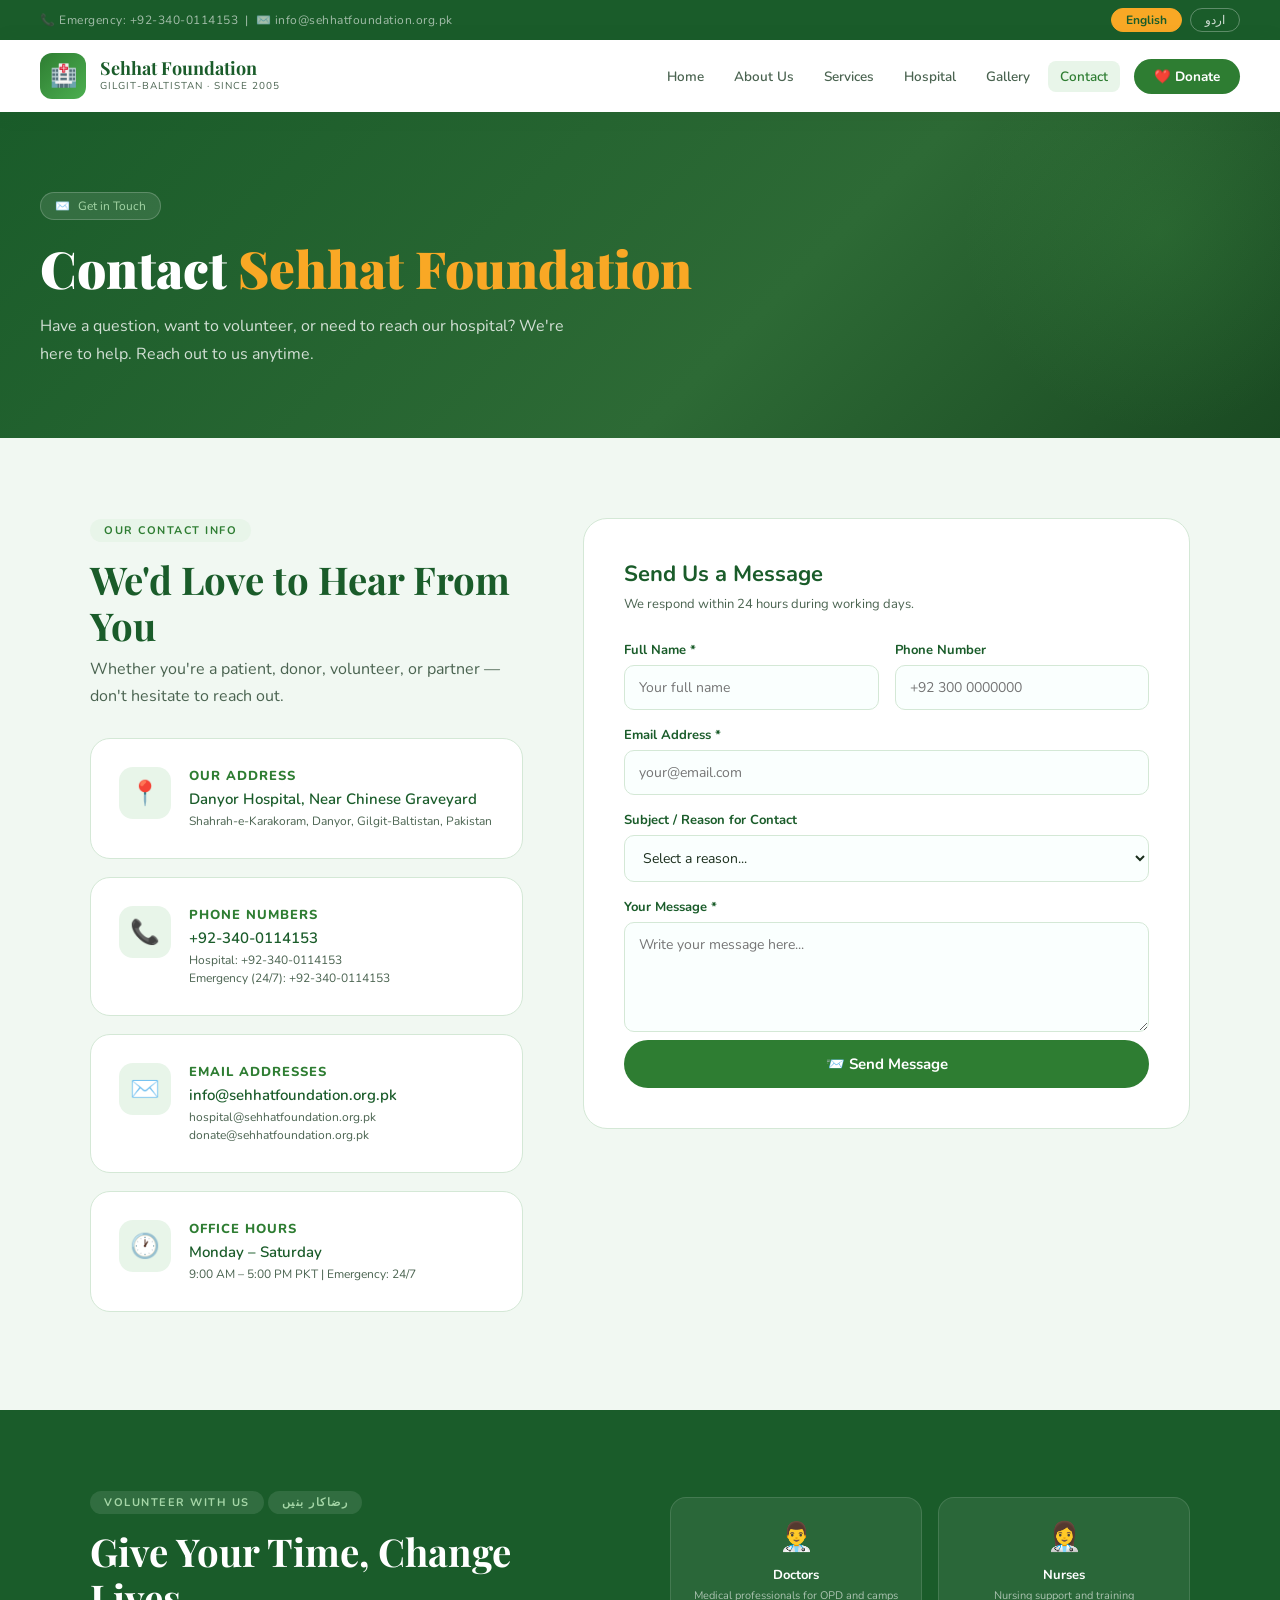
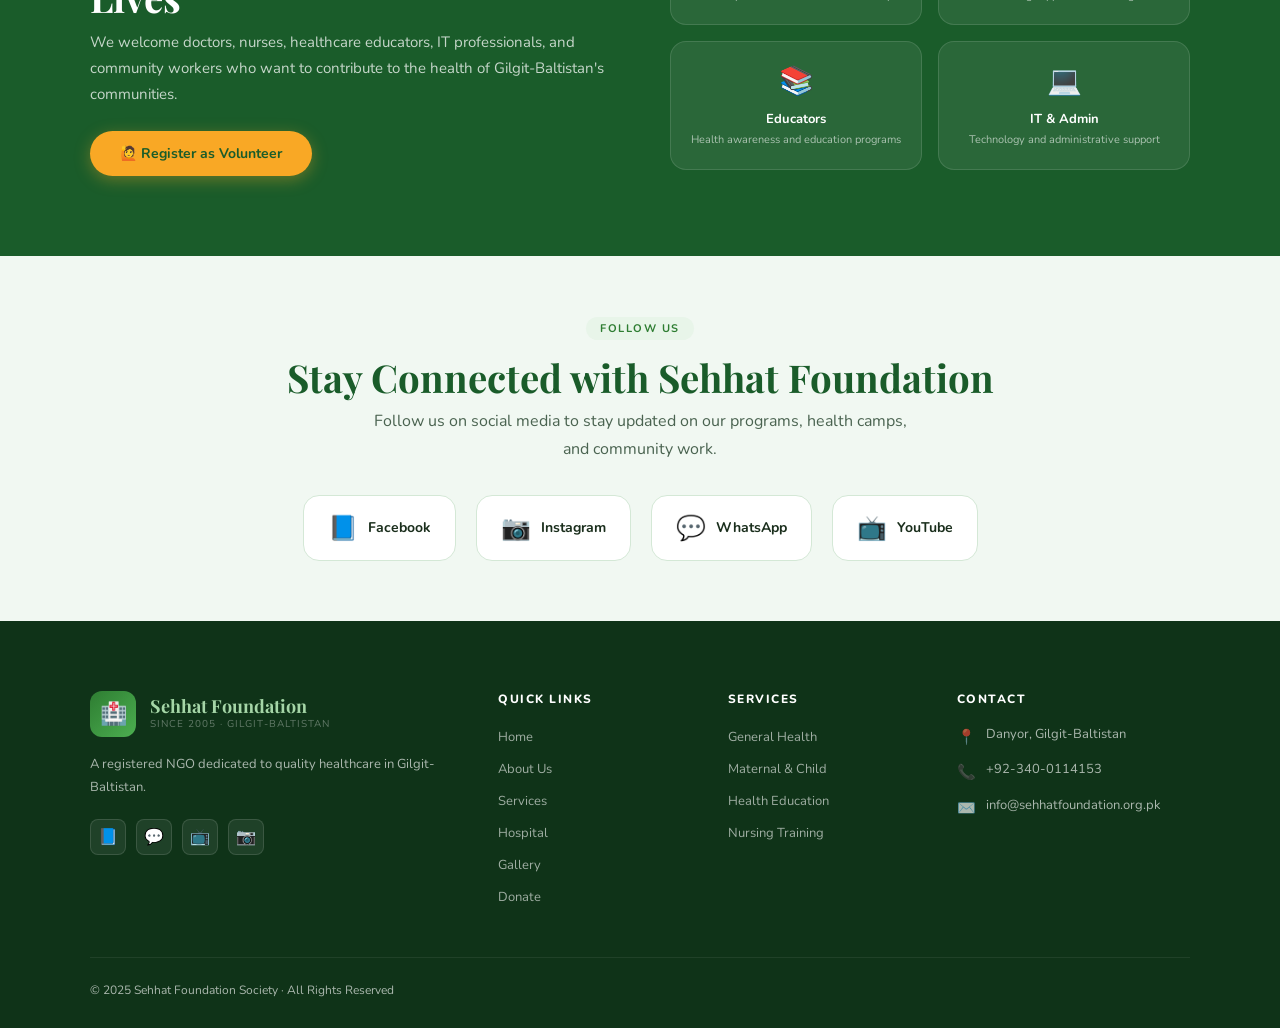
<file: contact.html>
<!DOCTYPE html>
<html lang="en">
<head>
  <meta charset="UTF-8"><meta name="viewport" content="width=device-width, initial-scale=1.0">
  <title>Contact Us — Sehhat Foundation</title>
  <link rel="stylesheet" href="style.css">
  <style>
    .contact-grid { display: grid; grid-template-columns: 1fr 1.4fr; gap: 60px; align-items: start; }
    .contact-card { background: white; border: 1px solid var(--border); border-radius: 20px; padding: 28px; margin-bottom: 18px; display: flex; gap: 18px; align-items: flex-start; transition: all 0.3s; }
    .contact-card:hover { transform: translateY(-3px); box-shadow: var(--shadow); border-color: var(--green-light); }
    .contact-card .cc-icon { width: 52px; height: 52px; background: var(--green-pale); border-radius: 14px; display: flex; align-items: center; justify-content: center; font-size: 24px; flex-shrink: 0; }
    .contact-card .cc-title { font-size: 13px; font-weight: 800; color: var(--green-mid); text-transform: uppercase; letter-spacing: 1px; margin-bottom: 4px; }
    .contact-card .cc-val { font-size: 15px; font-weight: 600; color: var(--green-dark); margin-bottom: 3px; }
    .contact-card .cc-sub { font-size: 12px; color: var(--text-gray); line-height: 1.5; }

    .contact-form-wrap { background: white; border: 1px solid var(--border); border-radius: 24px; padding: 40px; }
    .form-grid { display: grid; grid-template-columns: 1fr 1fr; gap: 16px; }
    .form-group { display: flex; flex-direction: column; gap: 6px; }
    .form-group.full { grid-column: 1 / -1; }
    .form-group label { font-size: 13px; font-weight: 700; color: var(--green-dark); }
    .form-group input, .form-group select, .form-group textarea {
      padding: 12px 14px; border: 1.5px solid var(--border); border-radius: 10px;
      font-size: 14px; font-family: 'Nunito', sans-serif; color: var(--text-dark);
      transition: border-color 0.2s; outline: none; background: #fafffe;
    }
    .form-group input:focus, .form-group select:focus, .form-group textarea:focus { border-color: var(--green-mid); background: white; }
    .form-group textarea { min-height: 110px; resize: vertical; }
    .form-submit { background: var(--green-mid); color: white; border: none; padding: 14px 32px; border-radius: 25px; font-size: 15px; font-weight: 700; font-family: 'Nunito', sans-serif; cursor: pointer; transition: all 0.2s; margin-top: 8px; width: 100%; }
    .form-submit:hover { background: var(--green-dark); }
    .form-success { background: var(--green-pale); border: 1px solid var(--green-light); border-radius: 12px; padding: 14px 18px; font-size: 14px; color: var(--green-dark); font-weight: 600; display: none; margin-top: 12px; text-align: center; }

    .volunteer-section { background: var(--green-dark); }
    .vol-grid { display: grid; grid-template-columns: 1fr 1fr; gap: 60px; align-items: center; }
    .vol-cards { display: grid; grid-template-columns: 1fr 1fr; gap: 16px; }
    .vol-card { background: rgba(255,255,255,0.07); border: 1px solid rgba(255,255,255,0.12); border-radius: 16px; padding: 20px; text-align: center; }
    .vol-card span { font-size: 28px; display: block; margin-bottom: 10px; }
    .vol-card h4 { color: white; font-size: 13px; font-weight: 700; margin-bottom: 4px; }
    .vol-card p { color: rgba(255,255,255,0.6); font-size: 11px; line-height: 1.5; }

    .social-section { background: var(--green-xpale); text-align: center; padding: 60px 40px; }
    .social-big { display: flex; gap: 20px; justify-content: center; margin-top: 32px; flex-wrap: wrap; }
    .social-big-btn { display: flex; align-items: center; gap: 10px; background: white; border: 1px solid var(--border); border-radius: 16px; padding: 16px 24px; text-decoration: none; color: var(--text-dark); font-weight: 700; font-size: 14px; transition: all 0.3s; }
    .social-big-btn:hover { transform: translateY(-3px); box-shadow: var(--shadow); border-color: var(--green-light); }
    .social-big-btn span { font-size: 24px; }

    @media(max-width:960px){.contact-grid,.vol-grid{grid-template-columns:1fr;}.vol-cards{grid-template-columns:repeat(2,1fr);}.form-grid{grid-template-columns:1fr;}}
  </style>
</head>
<body>
  <div class="lang-bar">
    <div class="lang-bar-left en-text">📞 Emergency: +92-340-0114153 &nbsp;|&nbsp; ✉️ info@sehhatfoundation.org.pk</div>
    <div class="lang-bar-left ur-text">📞 ہنگامی: 340-0114153-92+</div>
    <div class="lang-bar-right"><button class="lang-btn" data-lang="en" onclick="setLang('en')">English</button><button class="lang-btn" data-lang="ur" onclick="setLang('ur')">اردو</button></div>
  </div>
  <nav>
    <a href="index.html" class="logo-area"><div class="logo-icon">🏥</div><div class="logo-text"><div class="main">Sehhat Foundation</div><div class="sub">Gilgit-Baltistan · Since 2005</div></div></a>
    <div class="nav-links" id="nav-links">
      <a href="index.html" class="en-text">Home</a><a href="index.html" class="ur-text">ہوم</a>
      <a href="about.html" class="en-text">About Us</a><a href="about.html" class="ur-text">ہمارے بارے میں</a>
      <a href="services.html" class="en-text">Services</a><a href="services.html" class="ur-text">خدمات</a>
      <a href="hospital.html" class="en-text">Hospital</a><a href="hospital.html" class="ur-text">ہسپتال</a>
      <a href="gallery.html" class="en-text">Gallery</a><a href="gallery.html" class="ur-text">گیلری</a>
      <a href="contact.html" class="en-text">Contact</a><a href="contact.html" class="ur-text">رابطہ</a>
      <a href="donate.html" class="nav-donate en-text">❤️ Donate</a><a href="donate.html" class="nav-donate ur-text">❤️ عطیہ</a>
    </div>
    <div class="hamburger" id="hamburger"><span></span><span></span><span></span></div>
  </nav>

  <div class="page-hero">
    <div class="page-hero-content fade-up">
      <div class="page-hero-badge">✉️ <span class="en-text">Get in Touch</span><span class="ur-text">رابطہ کریں</span></div>
      <h1 class="en-text">Contact <span>Sehhat Foundation</span></h1>
      <h1 class="ur-text">سہت فاؤنڈیشن سے <span>رابطہ</span></h1>
      <p class="en-text">Have a question, want to volunteer, or need to reach our hospital? We're here to help. Reach out to us anytime.</p>
      <p class="ur-text" style="direction:rtl;">کوئی سوال ہو، رضاکار بننا چاہتے ہوں، یا ہسپتال تک پہنچنا ہو؟ ہم یہاں ہیں۔</p>
    </div>
  </div>

  <!-- Contact Info + Form -->
  <section style="background:var(--green-xpale);">
    <div class="container contact-grid">
      <div>
        <div class="section-tag en-text">Our Contact Info</div>
        <div class="section-tag ur-text">ہمارا رابطہ</div>
        <h2 class="section-title en-text">We'd Love to Hear From You</h2>
        <h2 class="section-title ur-text">آپ کا انتظار ہے</h2>
        <p class="section-desc en-text" style="margin-bottom:28px;">Whether you're a patient, donor, volunteer, or partner — don't hesitate to reach out.</p>
        <p class="section-desc ur-text" style="margin-bottom:28px;direction:rtl;">چاہے مریض ہوں، عطیہ دہندہ، رضاکار یا شریک — رابطہ کرنے میں مت ہچکچائیں۔</p>
        <div class="contact-card reveal"><div class="cc-icon">📍</div><div><div class="cc-title en-text">Our Address</div><div class="cc-title ur-text">ہمارا پتہ</div><div class="cc-val en-text">Danyor Hospital, Near Chinese Graveyard</div><div class="cc-val ur-text" style="direction:rtl;">دانیور ہسپتال، چائنہ قبرستان کے قریب</div><div class="cc-sub en-text">Shahrah-e-Karakoram, Danyor, Gilgit-Baltistan, Pakistan</div><div class="cc-sub ur-text" style="direction:rtl;">شاہراہ قراقرم، دانیور، گلگت بلتستان، پاکستان</div></div></div>
        <div class="contact-card reveal"><div class="cc-icon">📞</div><div><div class="cc-title en-text">Phone Numbers</div><div class="cc-title ur-text">فون نمبر</div><div class="cc-val">+92-340-0114153</div><div class="cc-sub en-text">Hospital: +92-340-0114153</div><div class="cc-sub en-text">Emergency (24/7): +92-340-0114153</div><div class="cc-sub ur-text" style="direction:rtl;">ہنگامی (24 گھنٹے): 000002-5811-92+</div></div></div>
        <div class="contact-card reveal"><div class="cc-icon">✉️</div><div><div class="cc-title en-text">Email Addresses</div><div class="cc-title ur-text">ای میل</div><div class="cc-val">info@sehhatfoundation.org.pk</div><div class="cc-sub">hospital@sehhatfoundation.org.pk</div><div class="cc-sub">donate@sehhatfoundation.org.pk</div></div></div>
        <div class="contact-card reveal"><div class="cc-icon">🕐</div><div><div class="cc-title en-text">Office Hours</div><div class="cc-title ur-text">دفتری اوقات</div><div class="cc-val en-text">Monday – Saturday</div><div class="cc-val ur-text" style="direction:rtl;">پیر تا ہفتہ</div><div class="cc-sub en-text">9:00 AM – 5:00 PM PKT | Emergency: 24/7</div><div class="cc-sub ur-text" style="direction:rtl;">صبح 9 تا شام 5 | ہنگامی: 24 گھنٹے</div></div></div>
      </div>
      <div class="contact-form-wrap reveal">
        <h3 style="font-size:22px;font-weight:700;color:var(--green-dark);margin-bottom:6px;" class="en-text">Send Us a Message</h3>
        <h3 style="font-size:22px;font-weight:700;color:var(--green-dark);margin-bottom:6px;direction:rtl;" class="ur-text">ہمیں پیغام بھیجیں</h3>
        <p style="font-size:13px;color:var(--text-gray);margin-bottom:28px;" class="en-text">We respond within 24 hours during working days.</p>
        <p style="font-size:13px;color:var(--text-gray);margin-bottom:28px;direction:rtl;" class="ur-text">ہم کاری دنوں میں 24 گھنٹے کے اندر جواب دیتے ہیں۔</p>
        <form onsubmit="submitContact(event)">
          <div class="form-grid">
            <div class="form-group"><label class="en-text">Full Name *</label><label class="ur-text" style="direction:rtl;">پورا نام *</label><input type="text" placeholder="Your full name" required></div>
            <div class="form-group"><label class="en-text">Phone Number</label><label class="ur-text" style="direction:rtl;">فون نمبر</label><input type="tel" placeholder="+92 300 0000000"></div>
            <div class="form-group full"><label class="en-text">Email Address *</label><label class="ur-text" style="direction:rtl;">ای میل *</label><input type="email" placeholder="your@email.com" required></div>
            <div class="form-group full"><label class="en-text">Subject / Reason for Contact</label><label class="ur-text" style="direction:rtl;">موضوع</label>
              <select>
                <option value="">Select a reason...</option>
                <option>General Inquiry</option>
                <option>Hospital Appointment</option>
                <option>Donation / Fundraising</option>
                <option>Volunteer Registration</option>
                <option>Partnership / Collaboration</option>
                <option>Media / Press</option>
                <option>Other</option>
              </select>
            </div>
            <div class="form-group full"><label class="en-text">Your Message *</label><label class="ur-text" style="direction:rtl;">آپ کا پیغام *</label><textarea placeholder="Write your message here..." required></textarea></div>
          </div>
          <button type="submit" class="form-submit en-text">📨 Send Message</button>
          <button type="submit" class="form-submit ur-text">📨 پیغام بھیجیں</button>
          <div class="form-success" id="form-success">✅ <span class="en-text">Thank you! Your message has been sent. We'll get back to you within 24 hours.</span><span class="ur-text">شکریہ! آپ کا پیغام مل گیا۔ ہم 24 گھنٹے میں جواب دیں گے۔</span></div>
        </form>
      </div>
    </div>
  </section>

  <!-- Volunteer -->
  <section class="volunteer-section">
    <div class="container vol-grid">
      <div>
        <div class="section-tag" style="background:rgba(255,255,255,0.1);color:#a5d6a7;" class="en-text">Volunteer With Us</div>
        <div class="section-tag" style="background:rgba(255,255,255,0.1);color:#a5d6a7;" class="ur-text">رضاکار بنیں</div>
        <h2 class="section-title en-text" style="color:white;">Give Your Time, Change Lives</h2>
        <h2 class="section-title ur-text" style="color:white;">اپنا وقت دیں، زندگیاں بدلیں</h2>
        <p style="color:rgba(255,255,255,0.75);font-size:15px;line-height:1.75;margin-bottom:24px;" class="en-text">We welcome doctors, nurses, healthcare educators, IT professionals, and community workers who want to contribute to the health of Gilgit-Baltistan's communities.</p>
        <p style="color:rgba(255,255,255,0.75);font-size:15px;line-height:1.75;margin-bottom:24px;direction:rtl;" class="ur-text">ہم ڈاکٹروں، نرسوں، صحت تعلیم دہندگان، آئی ٹی پیشہ وروں اور کمیونٹی کارکنوں کا خیرمقدم کرتے ہیں۔</p>
        <a href="mailto:volunteer@sehhatfoundation.org.pk" class="btn-gold en-text">🙋 Register as Volunteer</a>
        <a href="mailto:volunteer@sehhatfoundation.org.pk" class="btn-gold ur-text">🙋 رضاکار کے طور پر رجسٹر کریں</a>
      </div>
      <div class="vol-cards">
        <div class="vol-card"><span>👨‍⚕️</span><h4 class="en-text">Doctors</h4><h4 class="ur-text">ڈاکٹر</h4><p class="en-text">Medical professionals for OPD and camps</p><p class="ur-text" style="direction:rtl;">او پی ڈی اور کیمپ کے لیے</p></div>
        <div class="vol-card"><span>👩‍⚕️</span><h4 class="en-text">Nurses</h4><h4 class="ur-text">نرسیں</h4><p class="en-text">Nursing support and training</p><p class="ur-text" style="direction:rtl;">نرسنگ مدد اور تربیت</p></div>
        <div class="vol-card"><span>📚</span><h4 class="en-text">Educators</h4><h4 class="ur-text">تعلیم دہندگان</h4><p class="en-text">Health awareness and education programs</p><p class="ur-text" style="direction:rtl;">صحت آگاہی پروگرام</p></div>
        <div class="vol-card"><span>💻</span><h4 class="en-text">IT & Admin</h4><h4 class="ur-text">آئی ٹی اور انتظامیہ</h4><p class="en-text">Technology and administrative support</p><p class="ur-text" style="direction:rtl;">ٹیکنالوجی اور انتظامی مدد</p></div>
      </div>
    </div>
  </section>

  <!-- Social Media -->
  <section class="social-section">
    <div class="container">
      <div class="section-tag en-text">Follow Us</div>
      <div class="section-tag ur-text">ہمیں فالو کریں</div>
      <h2 class="section-title en-text">Stay Connected with Sehhat Foundation</h2>
      <h2 class="section-title ur-text">سہت فاؤنڈیشن سے جڑے رہیں</h2>
      <p class="section-desc en-text" style="margin:0 auto 12px;">Follow us on social media to stay updated on our programs, health camps, and community work.</p>
      <p class="section-desc ur-text" style="direction:rtl;margin:0 auto 12px;">ہمارے پروگرام، صحت کیمپ اور کمیونٹی کام کی خبروں کے لیے سوشل میڈیا پر فالو کریں۔</p>
      <div class="social-big">
        <a href="#" class="social-big-btn"><span>📘</span> Facebook</a>
        <a href="#" class="social-big-btn"><span>📷</span> Instagram</a>
        <a href="#" class="social-big-btn"><span>💬</span> WhatsApp</a>
        <a href="#" class="social-big-btn"><span>📺</span> YouTube</a>
      </div>
    </div>
  </section>

  <footer>
    <div class="footer-grid">
      <div class="footer-brand"><a href="index.html" class="logo-area" style="display:flex;margin-bottom:16px;"><div class="logo-icon">🏥</div><div class="logo-text"><div class="main">Sehhat Foundation</div><div class="sub">Since 2005 · Gilgit-Baltistan</div></div></a><p class="en-text">A registered NGO dedicated to quality healthcare in Gilgit-Baltistan.</p><p class="ur-text">گلگت بلتستان میں معیاری صحت کے لیے وقف این جی او۔</p><div class="footer-social"><a href="#" class="social-btn">📘</a><a href="#" class="social-btn">💬</a><a href="#" class="social-btn">📺</a><a href="#" class="social-btn">📷</a></div></div>
      <div><h4 class="en-text">Quick Links</h4><h4 class="ur-text">فوری لنکس</h4><ul><li><a href="index.html">Home</a></li><li><a href="about.html">About Us</a></li><li><a href="services.html">Services</a></li><li><a href="hospital.html">Hospital</a></li><li><a href="gallery.html">Gallery</a></li><li><a href="donate.html">Donate</a></li></ul></div>
      <div><h4 class="en-text">Services</h4><h4 class="ur-text">خدمات</h4><ul><li><a href="services.html">General Health</a></li><li><a href="services.html">Maternal & Child</a></li><li><a href="services.html">Health Education</a></li><li><a href="services.html">Nursing Training</a></li></ul></div>
      <div><h4 class="en-text">Contact</h4><h4 class="ur-text">رابطہ</h4><div class="footer-contact-item"><span class="icon">📍</span><span>Danyor, Gilgit-Baltistan</span></div><div class="footer-contact-item"><span class="icon">📞</span><span>+92-340-0114153</span></div><div class="footer-contact-item"><span class="icon">✉️</span><span>info@sehhatfoundation.org.pk</span></div></div>
    </div>
    <div class="footer-bottom"><span class="en-text">© 2025 Sehhat Foundation Society · All Rights Reserved</span><span class="ur-text">© 2025 سہت فاؤنڈیشن سوسائٹی</span></div>
  </footer>
  <script src="script.js"></script>
</body>
</html>
</file>
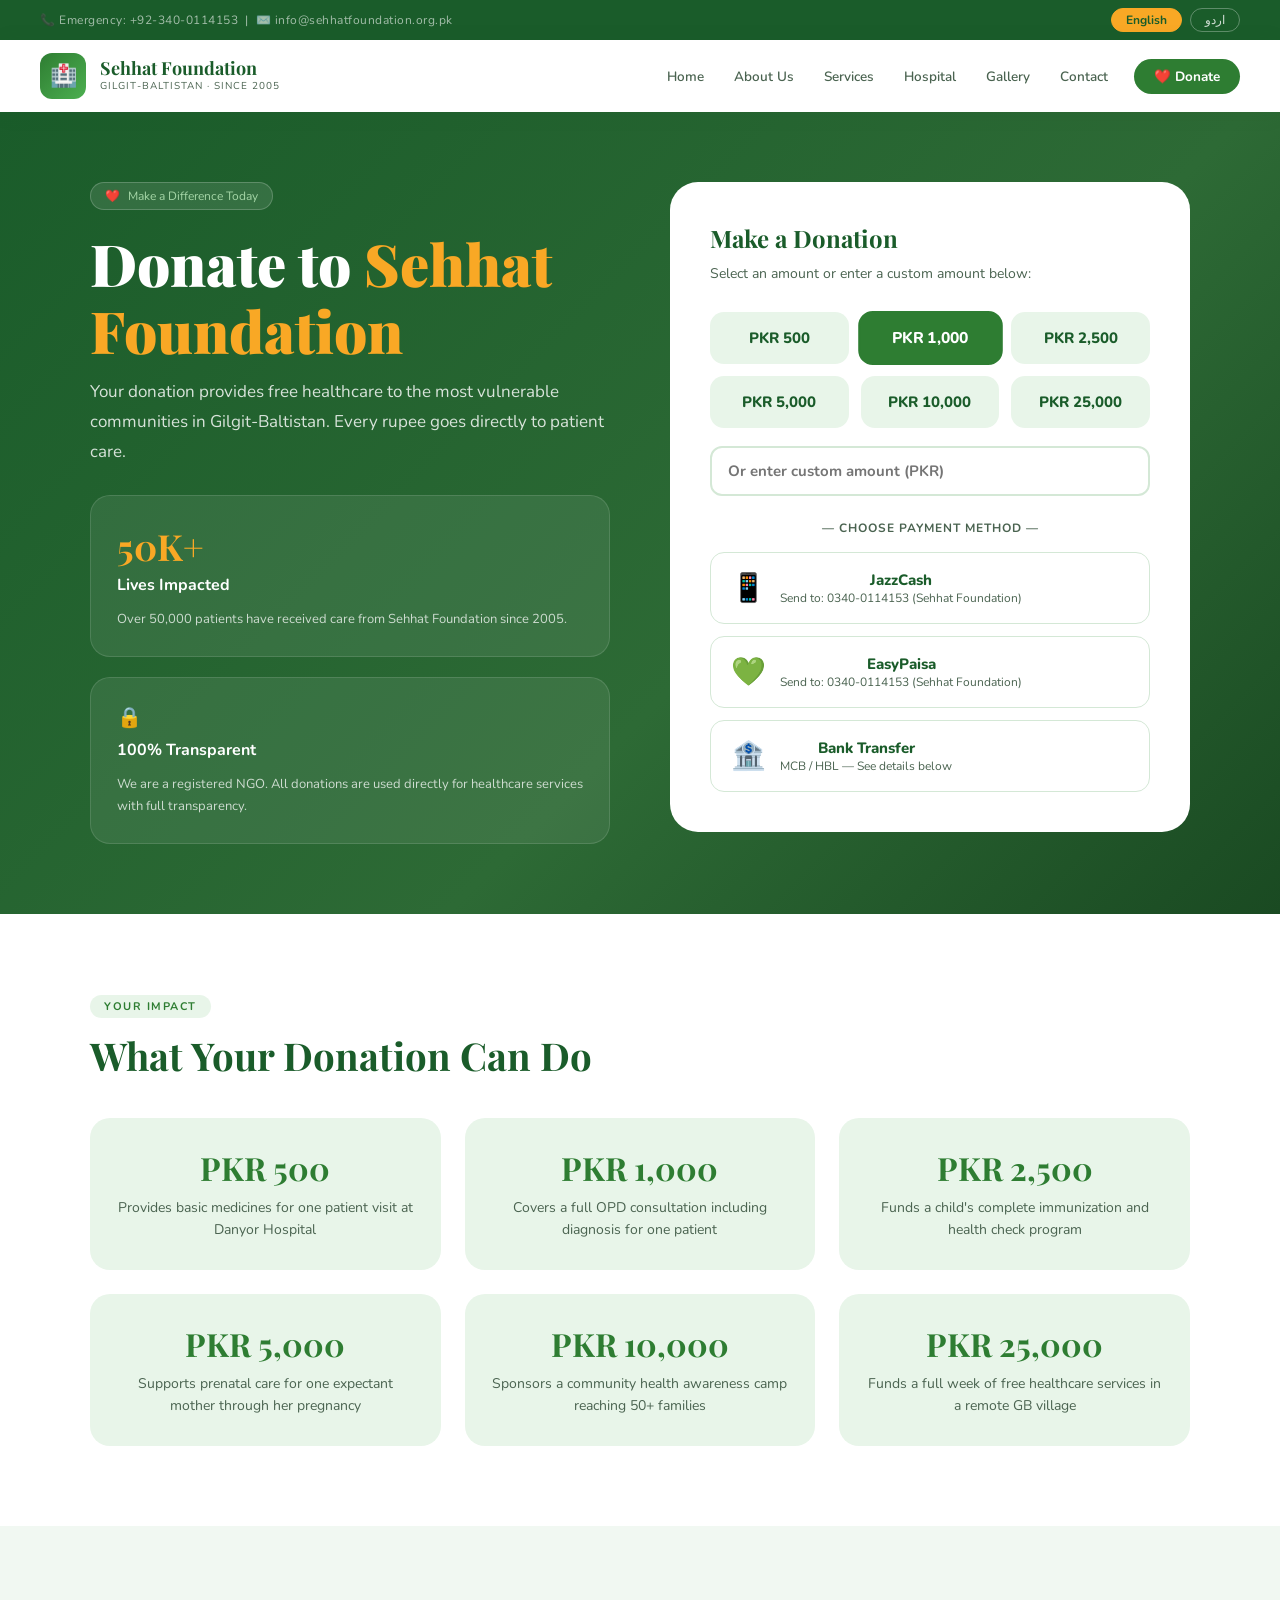
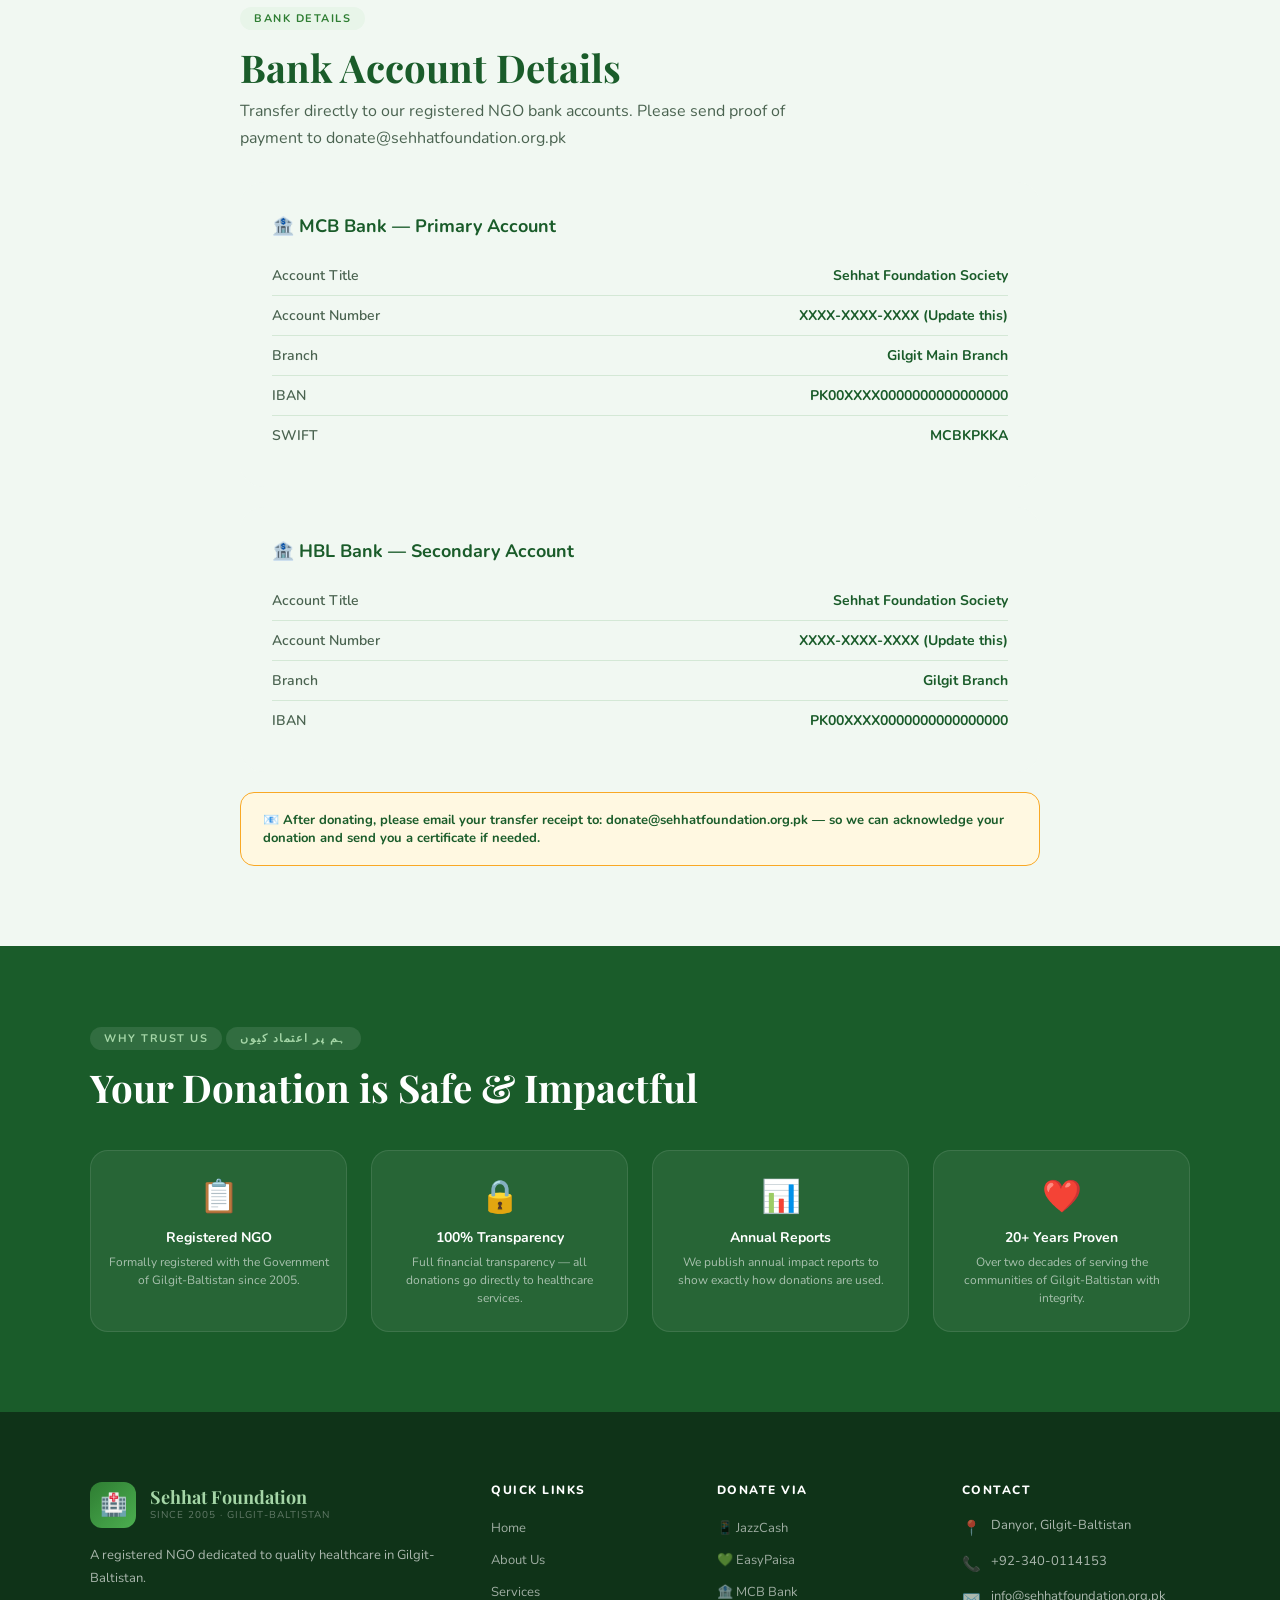
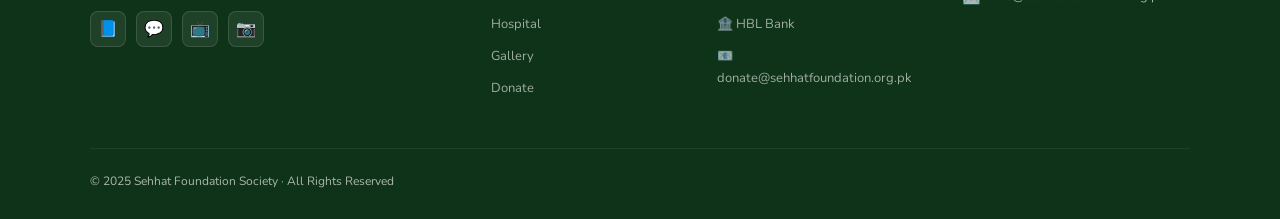
<file: donate.html>
<!DOCTYPE html>
<html lang="en">
<head>
  <meta charset="UTF-8"><meta name="viewport" content="width=device-width, initial-scale=1.0">
  <title>Donate — Sehhat Foundation</title>
  <link rel="stylesheet" href="style.css">
  <style>
    .donate-hero-inner { display: grid; grid-template-columns: 1fr 1fr; gap: 60px; align-items: start; }
    .donate-card { background: white; border-radius: 28px; padding: 40px; }
    .donate-card h3 { font-family: 'Playfair Display', serif; font-size: 24px; color: var(--green-dark); margin-bottom: 8px; }
    .donate-card p { font-size: 14px; color: var(--text-gray); line-height: 1.7; margin-bottom: 26px; }
    .amount-grid { display: grid; grid-template-columns: repeat(3, 1fr); gap: 12px; margin-bottom: 18px; }
    .donate-amount { background: var(--green-pale); border: 2px solid transparent; color: var(--green-dark); padding: 14px 10px; border-radius: 14px; font-weight: 800; font-size: 15px; cursor: pointer; text-align: center; transition: all 0.2s; font-family: 'Nunito', sans-serif; }
    .donate-amount:hover, .donate-amount.selected { background: var(--green-mid); color: white; border-color: var(--green-mid); transform: scale(1.04); }
    .custom-amount { width: 100%; padding: 13px 16px; border: 2px solid var(--border); border-radius: 12px; font-size: 15px; font-family: 'Nunito', sans-serif; font-weight: 700; color: var(--text-dark); outline: none; transition: border-color 0.2s; margin-bottom: 20px; }
    .custom-amount:focus { border-color: var(--green-mid); }
    .payment-methods { display: flex; flex-direction: column; gap: 12px; }
    .pay-btn { display: flex; align-items: center; gap: 14px; padding: 16px 20px; border: 1.5px solid var(--border); border-radius: 14px; cursor: pointer; transition: all 0.2s; background: white; font-family: 'Nunito', sans-serif; width: 100%; }
    .pay-btn:hover { border-color: var(--green-mid); background: var(--green-xpale); transform: translateX(4px); }
    .pay-btn .pay-icon { font-size: 28px; }
    .pay-btn .pay-name { font-weight: 800; font-size: 15px; color: var(--green-dark); }
    .pay-btn .pay-detail { font-size: 12px; color: var(--text-gray); }
    .pay-divider { text-align: center; color: var(--text-gray); font-size: 12px; font-weight: 700; margin: 4px 0; letter-spacing: 1px; }

    .bank-info { background: var(--green-xpale); border-radius: 24px; padding: 32px; margin-top: 24px; }
    .bank-info h3 { font-size: 18px; font-weight: 700; color: var(--green-dark); margin-bottom: 18px; }
    .bank-row { display: flex; justify-content: space-between; padding: 10px 0; border-bottom: 1px solid #d4e8d6; font-size: 14px; }
    .bank-row:last-child { border-bottom: none; }
    .bank-row .label { color: var(--text-gray); font-weight: 600; }
    .bank-row .value { font-weight: 700; color: var(--green-dark); }

    .impact-grid { display: grid; grid-template-columns: repeat(3, 1fr); gap: 24px; margin-top: 40px; }
    .impact-card { background: var(--green-pale); border-radius: 20px; padding: 28px 24px; text-align: center; }
    .impact-amount { font-family: 'Playfair Display', serif; font-size: 32px; color: var(--green-mid); font-weight: 700; margin-bottom: 8px; }
    .impact-desc { font-size: 14px; color: var(--text-gray); line-height: 1.6; }

    .trust-section { background: var(--green-dark); }
    .trust-grid { display: grid; grid-template-columns: repeat(4, 1fr); gap: 24px; margin-top: 40px; }
    .trust-item { text-align: center; padding: 24px 16px; background: rgba(255,255,255,0.06); border-radius: 18px; border: 1px solid rgba(255,255,255,0.1); }
    .trust-icon { font-size: 32px; margin-bottom: 10px; }
    .trust-item h4 { color: white; font-size: 14px; font-weight: 700; margin-bottom: 6px; }
    .trust-item p { color: rgba(255,255,255,0.6); font-size: 12px; line-height: 1.5; }

    .side-info { display: flex; flex-direction: column; gap: 20px; }
    .side-card { background: rgba(255,255,255,0.08); border: 1px solid rgba(255,255,255,0.12); border-radius: 20px; padding: 26px; }
    .side-card h4 { color: white; font-size: 16px; font-weight: 700; margin-bottom: 12px; }
    .side-card p { color: rgba(255,255,255,0.75); font-size: 13px; line-height: 1.7; }
    .side-stat { font-family: 'Playfair Display', serif; font-size: 36px; color: #f9a825; font-weight: 700; margin-bottom: 4px; }

    @media(max-width:960px){.donate-hero-inner,.impact-grid,.trust-grid{grid-template-columns:1fr;}.amount-grid{grid-template-columns:repeat(2,1fr);}}
  </style>
</head>
<body>
  <div class="lang-bar">
    <div class="lang-bar-left en-text">📞 Emergency: +92-340-0114153 &nbsp;|&nbsp; ✉️ info@sehhatfoundation.org.pk</div>
    <div class="lang-bar-left ur-text">📞 ہنگامی: 340-0114153-92+</div>
    <div class="lang-bar-right"><button class="lang-btn" data-lang="en" onclick="setLang('en')">English</button><button class="lang-btn" data-lang="ur" onclick="setLang('ur')">اردو</button></div>
  </div>
  <nav>
    <a href="index.html" class="logo-area"><div class="logo-icon">🏥</div><div class="logo-text"><div class="main">Sehhat Foundation</div><div class="sub">Gilgit-Baltistan · Since 2005</div></div></a>
    <div class="nav-links" id="nav-links">
      <a href="index.html" class="en-text">Home</a><a href="index.html" class="ur-text">ہوم</a>
      <a href="about.html" class="en-text">About Us</a><a href="about.html" class="ur-text">ہمارے بارے میں</a>
      <a href="services.html" class="en-text">Services</a><a href="services.html" class="ur-text">خدمات</a>
      <a href="hospital.html" class="en-text">Hospital</a><a href="hospital.html" class="ur-text">ہسپتال</a>
      <a href="gallery.html" class="en-text">Gallery</a><a href="gallery.html" class="ur-text">گیلری</a>
      <a href="contact.html" class="en-text">Contact</a><a href="contact.html" class="ur-text">رابطہ</a>
      <a href="donate.html" class="nav-donate en-text">❤️ Donate</a><a href="donate.html" class="nav-donate ur-text">❤️ عطیہ</a>
    </div>
    <div class="hamburger" id="hamburger"><span></span><span></span><span></span></div>
  </nav>

  <!-- Hero -->
  <section style="background:linear-gradient(135deg,#1a5c2a 0%,#2d6a35 60%,#1a4a22 100%);padding:70px 40px;">
    <div class="container donate-hero-inner">
      <div>
        <div class="page-hero-badge" style="display:inline-flex;align-items:center;gap:8px;background:rgba(255,255,255,0.1);border:1px solid rgba(255,255,255,0.2);color:#a5d6a7;padding:5px 14px;border-radius:20px;font-size:12px;margin-bottom:20px;">❤️ <span class="en-text">Make a Difference Today</span><span class="ur-text">آج فرق ڈالیں</span></div>
        <h1 style="font-family:'Playfair Display',serif;font-size:clamp(34px,5vw,58px);color:white;line-height:1.15;font-weight:900;margin-bottom:14px;" class="en-text">Donate to <span style="color:#f9a825;">Sehhat Foundation</span></h1>
        <h1 style="font-family:'Playfair Display',serif;font-size:clamp(28px,4vw,48px);color:white;line-height:1.2;font-weight:900;margin-bottom:14px;direction:rtl;" class="ur-text">سہت فاؤنڈیشن کو <span style="color:#f9a825;">عطیہ کریں</span></h1>
        <p style="color:rgba(255,255,255,0.82);font-size:17px;line-height:1.75;margin-bottom:28px;" class="en-text">Your donation provides free healthcare to the most vulnerable communities in Gilgit-Baltistan. Every rupee goes directly to patient care.</p>
        <p style="color:rgba(255,255,255,0.82);font-size:17px;line-height:1.75;margin-bottom:28px;direction:rtl;" class="ur-text">آپ کا عطیہ گلگت بلتستان کی سب سے کمزور کمیونٹیوں کو مفت صحت خدمات فراہم کرتا ہے۔ ہر روپیہ براہ راست مریضوں کی دیکھ بھال میں جاتا ہے۔</p>
        <div class="side-info">
          <div class="side-card"><div class="side-stat">50K+</div><h4 class="en-text">Lives Impacted</h4><h4 class="ur-text" style="direction:rtl;">متاثرہ زندگیاں</h4><p class="en-text">Over 50,000 patients have received care from Sehhat Foundation since 2005.</p><p class="ur-text" style="direction:rtl;">2005 سے 50,000 سے زیادہ مریض سہت فاؤنڈیشن سے علاج پا چکے ہیں۔</p></div>
          <div class="side-card"><div style="font-size:20px;margin-bottom:8px;">🔒</div><h4 class="en-text">100% Transparent</h4><h4 class="ur-text" style="direction:rtl;">100% شفاف</h4><p class="en-text">We are a registered NGO. All donations are used directly for healthcare services with full transparency.</p><p class="ur-text" style="direction:rtl;">ہم رجسٹرڈ این جی او ہیں۔ تمام عطیات براہ راست صحت خدمات میں استعمال ہوتے ہیں۔</p></div>
        </div>
      </div>
      <div class="reveal">
        <div class="donate-card">
          <h3 class="en-text">Make a Donation</h3>
          <h3 class="ur-text" style="direction:rtl;">عطیہ کریں</h3>
          <p class="en-text">Select an amount or enter a custom amount below:</p>
          <p class="ur-text" style="direction:rtl;">رقم منتخب کریں یا نیچے اپنی رقم درج کریں:</p>

          <div class="amount-grid">
            <button class="donate-amount" onclick="selectAmount(this,'500')">PKR 500</button>
            <button class="donate-amount selected" onclick="selectAmount(this,'1000')">PKR 1,000</button>
            <button class="donate-amount" onclick="selectAmount(this,'2500')">PKR 2,500</button>
            <button class="donate-amount" onclick="selectAmount(this,'5000')">PKR 5,000</button>
            <button class="donate-amount" onclick="selectAmount(this,'10000')">PKR 10,000</button>
            <button class="donate-amount" onclick="selectAmount(this,'25000')">PKR 25,000</button>
          </div>
          <input type="number" class="custom-amount" id="custom-amount" placeholder="Or enter custom amount (PKR)" min="1">

          <div class="payment-methods">
            <div class="pay-divider en-text">— CHOOSE PAYMENT METHOD —</div>
            <div class="pay-divider ur-text" style="direction:rtl;">— ادائیگی کا طریقہ منتخب کریں —</div>

            <button class="pay-btn" onclick="handleDonate('JazzCash')">
              <span class="pay-icon">📱</span>
              <div><div class="pay-name">JazzCash</div><div class="pay-detail en-text">Send to: 0340-0114153 (Sehhat Foundation)</div><div class="pay-detail ur-text" style="direction:rtl;">بھیجیں: 0340-0114153</div></div>
            </button>
            <button class="pay-btn" onclick="handleDonate('EasyPaisa')">
              <span class="pay-icon">💚</span>
              <div><div class="pay-name">EasyPaisa</div><div class="pay-detail en-text">Send to: 0340-0114153 (Sehhat Foundation)</div><div class="pay-detail ur-text" style="direction:rtl;">بھیجیں: 0340-0114153</div></div>
            </button>
            <button class="pay-btn" onclick="handleDonate('Bank Transfer')">
              <span class="pay-icon">🏦</span>
              <div><div class="pay-name en-text">Bank Transfer</div><div class="pay-name ur-text" style="direction:rtl;">بینک ٹرانسفر</div><div class="pay-detail en-text">MCB / HBL — See details below</div><div class="pay-detail ur-text" style="direction:rtl;">MCB / HBL — نیچے تفصیل دیکھیں</div></div>
            </button>
          </div>
          <div id="donate-confirm" style="display:none;background:var(--green-pale);border:1px solid var(--green-light);border-radius:12px;padding:16px;margin-top:16px;font-size:14px;color:var(--green-dark);font-weight:600;text-align:center;"></div>
        </div>
      </div>
    </div>
  </section>

  <!-- Impact -->
  <section style="background:white;">
    <div class="container">
      <div class="section-tag en-text">Your Impact</div>
      <div class="section-tag ur-text">آپ کا اثر</div>
      <h2 class="section-title en-text">What Your Donation Can Do</h2>
      <h2 class="section-title ur-text">آپ کا عطیہ کیا کر سکتا ہے</h2>
      <div class="impact-grid">
        <div class="impact-card reveal"><div class="impact-amount">PKR 500</div><div class="impact-desc en-text">Provides basic medicines for one patient visit at Danyor Hospital</div><div class="impact-desc ur-text" style="direction:rtl;">ایک مریض کے دورے کے لیے بنیادی دوائیں فراہم کرتا ہے</div></div>
        <div class="impact-card reveal"><div class="impact-amount">PKR 1,000</div><div class="impact-desc en-text">Covers a full OPD consultation including diagnosis for one patient</div><div class="impact-desc ur-text" style="direction:rtl;">ایک مریض کے لیے مکمل او پی ڈی مشاورت اور تشخیص</div></div>
        <div class="impact-card reveal"><div class="impact-amount">PKR 2,500</div><div class="impact-desc en-text">Funds a child's complete immunization and health check program</div><div class="impact-desc ur-text" style="direction:rtl;">ایک بچے کا مکمل ویکسینیشن اور صحت جانچ پروگرام</div></div>
        <div class="impact-card reveal"><div class="impact-amount">PKR 5,000</div><div class="impact-desc en-text">Supports prenatal care for one expectant mother through her pregnancy</div><div class="impact-desc ur-text" style="direction:rtl;">ایک حاملہ ماں کی پوری حمل کے دوران دیکھ بھال</div></div>
        <div class="impact-card reveal"><div class="impact-amount">PKR 10,000</div><div class="impact-desc en-text">Sponsors a community health awareness camp reaching 50+ families</div><div class="impact-desc ur-text" style="direction:rtl;">50 سے زیادہ خاندانوں تک پہنچنے والا کمیونٹی صحت آگاہی کیمپ</div></div>
        <div class="impact-card reveal"><div class="impact-amount">PKR 25,000</div><div class="impact-desc en-text">Funds a full week of free healthcare services in a remote GB village</div><div class="impact-desc ur-text" style="direction:rtl;">گلگت بلتستان کے دور دراز گاؤں میں ایک ہفتے کی مفت صحت خدمات</div></div>
      </div>
    </div>
  </section>

  <!-- Bank Details -->
  <section style="background:var(--green-xpale);">
    <div class="container" style="max-width:800px;">
      <div class="section-tag en-text">Bank Details</div>
      <div class="section-tag ur-text">بینک تفصیل</div>
      <h2 class="section-title en-text">Bank Account Details</h2>
      <h2 class="section-title ur-text">بینک اکاؤنٹ کی تفصیل</h2>
      <p class="section-desc en-text" style="margin-bottom:30px;">Transfer directly to our registered NGO bank accounts. Please send proof of payment to donate@sehhatfoundation.org.pk</p>
      <p class="section-desc ur-text" style="margin-bottom:30px;direction:rtl;">ہمارے رجسٹرڈ این جی او بینک اکاؤنٹ میں براہ راست ٹرانسفر کریں۔ ادائیگی کا ثبوت ای میل کریں۔</p>
      <div class="bank-info reveal">
        <h3 class="en-text">🏦 MCB Bank — Primary Account</h3>
        <h3 class="ur-text" style="direction:rtl;">🏦 ایم سی بی بینک — بنیادی اکاؤنٹ</h3>
        <div class="bank-row"><span class="label en-text">Account Title</span><span class="label ur-text">اکاؤنٹ کا نام</span><span class="value">Sehhat Foundation Society</span></div>
        <div class="bank-row"><span class="label en-text">Account Number</span><span class="label ur-text">اکاؤنٹ نمبر</span><span class="value">XXXX-XXXX-XXXX (Update this)</span></div>
        <div class="bank-row"><span class="label en-text">Branch</span><span class="label ur-text">برانچ</span><span class="value en-text">Gilgit Main Branch</span><span class="value ur-text">گلگت مین برانچ</span></div>
        <div class="bank-row"><span class="label">IBAN</span><span class="value">PK00XXXX0000000000000000</span></div>
        <div class="bank-row"><span class="label">SWIFT</span><span class="value">MCBKPKKA</span></div>
      </div>
      <div class="bank-info reveal" style="margin-top:20px;">
        <h3 class="en-text">🏦 HBL Bank — Secondary Account</h3>
        <h3 class="ur-text" style="direction:rtl;">🏦 ایچ بی ایل بینک — ثانوی اکاؤنٹ</h3>
        <div class="bank-row"><span class="label en-text">Account Title</span><span class="label ur-text">اکاؤنٹ کا نام</span><span class="value">Sehhat Foundation Society</span></div>
        <div class="bank-row"><span class="label en-text">Account Number</span><span class="label ur-text">اکاؤنٹ نمبر</span><span class="value">XXXX-XXXX-XXXX (Update this)</span></div>
        <div class="bank-row"><span class="label en-text">Branch</span><span class="label ur-text">برانچ</span><span class="value en-text">Gilgit Branch</span><span class="value ur-text">گلگت برانچ</span></div>
        <div class="bank-row"><span class="label">IBAN</span><span class="value">PK00XXXX0000000000000000</span></div>
      </div>
      <div style="background:var(--gold-light);border:1px solid var(--gold);border-radius:14px;padding:18px 22px;margin-top:20px;font-size:13px;color:var(--green-dark);">
        <strong class="en-text">📧 After donating, please email your transfer receipt to: donate@sehhatfoundation.org.pk — so we can acknowledge your donation and send you a certificate if needed.</strong>
        <strong class="ur-text" style="direction:rtl;">📧 عطیہ کرنے کے بعد، اپنی ٹرانسفر رسید ای میل کریں: donate@sehhatfoundation.org.pk</strong>
      </div>
    </div>
  </section>

  <!-- Trust -->
  <section class="trust-section">
    <div class="container">
      <div class="section-tag" style="background:rgba(255,255,255,0.1);color:#a5d6a7;" class="en-text">Why Trust Us</div>
      <div class="section-tag" style="background:rgba(255,255,255,0.1);color:#a5d6a7;" class="ur-text">ہم پر اعتماد کیوں</div>
      <h2 class="section-title en-text" style="color:white;">Your Donation is Safe & Impactful</h2>
      <h2 class="section-title ur-text" style="color:white;">آپ کا عطیہ محفوظ اور مؤثر ہے</h2>
      <div class="trust-grid">
        <div class="trust-item reveal"><div class="trust-icon">📋</div><h4 class="en-text">Registered NGO</h4><h4 class="ur-text" style="direction:rtl;">رجسٹرڈ این جی او</h4><p class="en-text">Formally registered with the Government of Gilgit-Baltistan since 2005.</p><p class="ur-text" style="direction:rtl;">2005 سے گلگت بلتستان حکومت کے ساتھ رجسٹرڈ۔</p></div>
        <div class="trust-item reveal"><div class="trust-icon">🔒</div><h4 class="en-text">100% Transparency</h4><h4 class="ur-text" style="direction:rtl;">100% شفافیت</h4><p class="en-text">Full financial transparency — all donations go directly to healthcare services.</p><p class="ur-text" style="direction:rtl;">تمام عطیات براہ راست صحت خدمات میں جاتے ہیں۔</p></div>
        <div class="trust-item reveal"><div class="trust-icon">📊</div><h4 class="en-text">Annual Reports</h4><h4 class="ur-text" style="direction:rtl;">سالانہ رپورٹس</h4><p class="en-text">We publish annual impact reports to show exactly how donations are used.</p><p class="ur-text" style="direction:rtl;">ہم سالانہ رپورٹ شائع کرتے ہیں کہ عطیات کیسے استعمال ہوتے ہیں۔</p></div>
        <div class="trust-item reveal"><div class="trust-icon">❤️</div><h4 class="en-text">20+ Years Proven</h4><h4 class="ur-text" style="direction:rtl;">20+ سال ثابت شدہ</h4><p class="en-text">Over two decades of serving the communities of Gilgit-Baltistan with integrity.</p><p class="ur-text" style="direction:rtl;">دو دہائیوں سے زیادہ دیانت داری سے خدمت۔</p></div>
      </div>
    </div>
  </section>

  <footer>
    <div class="footer-grid">
      <div class="footer-brand"><a href="index.html" class="logo-area" style="display:flex;margin-bottom:16px;"><div class="logo-icon">🏥</div><div class="logo-text"><div class="main">Sehhat Foundation</div><div class="sub">Since 2005 · Gilgit-Baltistan</div></div></a><p class="en-text">A registered NGO dedicated to quality healthcare in Gilgit-Baltistan.</p><p class="ur-text">گلگت بلتستان میں معیاری صحت کے لیے وقف این جی او۔</p><div class="footer-social"><a href="#" class="social-btn">📘</a><a href="#" class="social-btn">💬</a><a href="#" class="social-btn">📺</a><a href="#" class="social-btn">📷</a></div></div>
      <div><h4 class="en-text">Quick Links</h4><h4 class="ur-text">فوری لنکس</h4><ul><li><a href="index.html">Home</a></li><li><a href="about.html">About Us</a></li><li><a href="services.html">Services</a></li><li><a href="hospital.html">Hospital</a></li><li><a href="gallery.html">Gallery</a></li><li><a href="donate.html">Donate</a></li></ul></div>
      <div><h4 class="en-text">Donate Via</h4><h4 class="ur-text">عطیہ کریں</h4><ul><li><a href="#">📱 JazzCash</a></li><li><a href="#">💚 EasyPaisa</a></li><li><a href="#">🏦 MCB Bank</a></li><li><a href="#">🏦 HBL Bank</a></li><li><a href="#">📧 donate@sehhatfoundation.org.pk</a></li></ul></div>
      <div><h4 class="en-text">Contact</h4><h4 class="ur-text">رابطہ</h4><div class="footer-contact-item"><span class="icon">📍</span><span>Danyor, Gilgit-Baltistan</span></div><div class="footer-contact-item"><span class="icon">📞</span><span>+92-340-0114153</span></div><div class="footer-contact-item"><span class="icon">✉️</span><span>info@sehhatfoundation.org.pk</span></div></div>
    </div>
    <div class="footer-bottom"><span class="en-text">© 2025 Sehhat Foundation Society · All Rights Reserved</span><span class="ur-text">© 2025 سہت فاؤنڈیشن سوسائٹی</span></div>
  </footer>

  <script src="script.js"></script>
  <script>
    let selectedAmount = '1000';
    function selectAmount(btn, amount) {
      document.querySelectorAll('.donate-amount').forEach(b => b.classList.remove('selected'));
      btn.classList.add('selected');
      selectedAmount = amount;
      document.getElementById('custom-amount').value = '';
    }
    function handleDonate(method) {
      const custom = document.getElementById('custom-amount').value;
      const amount = custom || selectedAmount;
      const confirm = document.getElementById('donate-confirm');
      confirm.style.display = 'block';
      const lang = document.documentElement.getAttribute('lang');
      if (lang === 'ur') {
        confirm.innerHTML = `✅ شکریہ! آپ PKR ${parseInt(amount).toLocaleString()} ${method} کے ذریعے عطیہ دینا چاہتے ہیں۔<br>براہ کرم اوپر دی گئی ${method} تفصیل پر ادائیگی کریں اور رسید donate@sehhatfoundation.org.pk پر بھیجیں۔`;
      } else {
        confirm.innerHTML = `✅ Thank you! You are donating <strong>PKR ${parseInt(amount).toLocaleString()}</strong> via <strong>${method}</strong>.<br>Please complete the payment using the ${method} details above and email your receipt to <strong>donate@sehhatfoundation.org.pk</strong>`;
      }
      confirm.scrollIntoView({ behavior: 'smooth', block: 'nearest' });
    }
    document.getElementById('custom-amount').addEventListener('input', function() {
      if (this.value) document.querySelectorAll('.donate-amount').forEach(b => b.classList.remove('selected'));
    });
  </script>
</body>
</html>
</file>
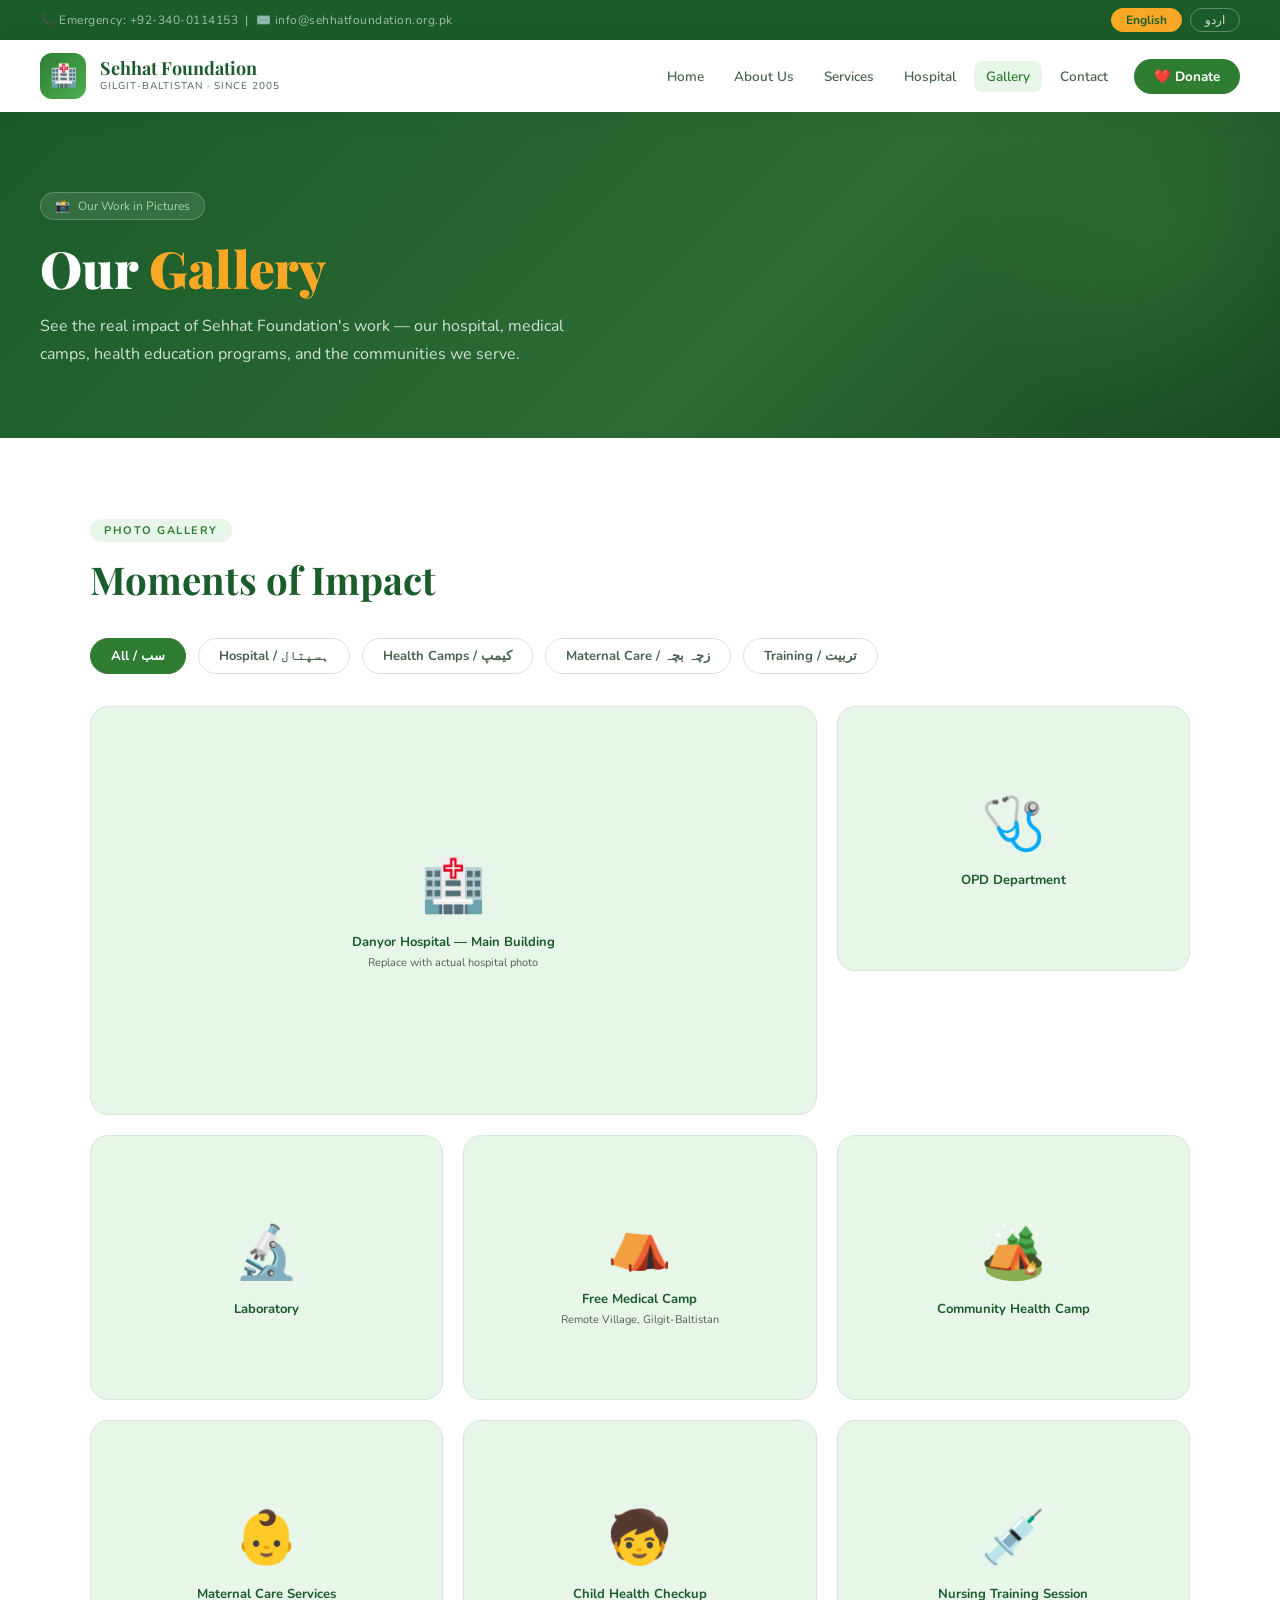
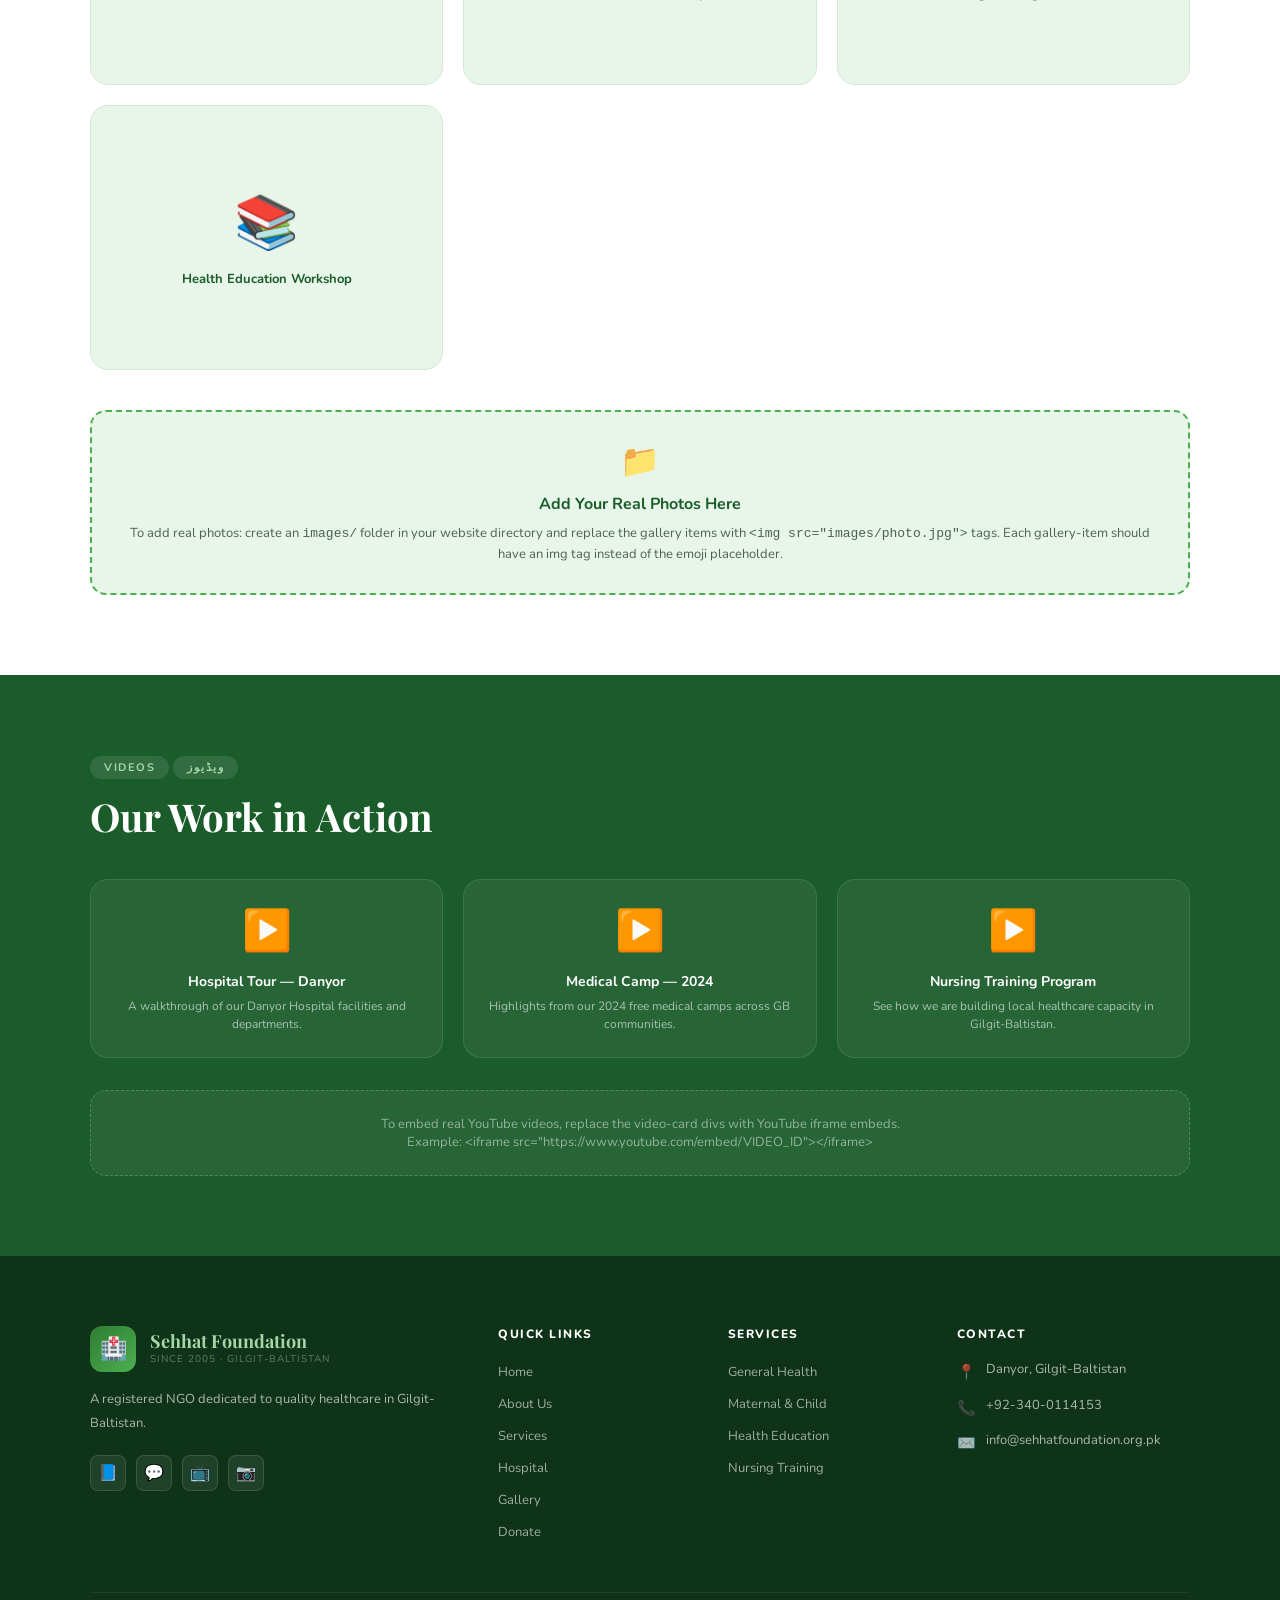
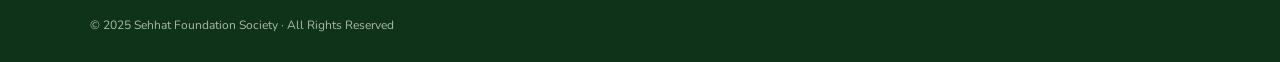
<file: gallery.html>
<!DOCTYPE html>
<html lang="en">
<head>
  <meta charset="UTF-8"><meta name="viewport" content="width=device-width, initial-scale=1.0">
  <title>Gallery — Sehhat Foundation</title>
  <link rel="stylesheet" href="style.css">
  <style>
    .filter-bar { display: flex; gap: 12px; flex-wrap: wrap; margin: 36px 0 32px; }
    .filter-btn { padding: 8px 20px; border-radius: 25px; border: 1.5px solid var(--border); background: white; color: var(--text-gray); font-size: 13px; font-weight: 700; font-family: 'Nunito', sans-serif; cursor: pointer; transition: all 0.2s; }
    .filter-btn.active, .filter-btn:hover { background: var(--green-mid); color: white; border-color: var(--green-mid); }

    .gallery-grid { display: grid; grid-template-columns: repeat(3, 1fr); gap: 20px; }
    .gallery-item { border-radius: 18px; overflow: hidden; position: relative; cursor: pointer; background: var(--green-pale); aspect-ratio: 4/3; display: flex; flex-direction: column; align-items: center; justify-content: center; border: 1px solid var(--border); transition: all 0.3s; }
    .gallery-item:hover { transform: scale(1.02); box-shadow: 0 10px 36px rgba(46,125,50,0.2); }
    .gallery-item.featured { grid-column: span 2; aspect-ratio: 16/9; }
    .gallery-icon { font-size: 52px; margin-bottom: 12px; }
    .gallery-caption { font-size: 13px; font-weight: 700; color: var(--green-dark); text-align: center; padding: 0 16px; }
    .gallery-subcap { font-size: 11px; color: var(--text-gray); text-align: center; margin-top: 4px; }
    .gallery-overlay { position: absolute; inset: 0; background: linear-gradient(to top, rgba(26,94,42,0.85) 0%, transparent 50%); opacity: 0; transition: opacity 0.3s; display: flex; flex-direction: column; align-items: center; justify-content: flex-end; padding: 20px; }
    .gallery-item:hover .gallery-overlay { opacity: 1; }
    .gallery-overlay span { color: white; font-size: 13px; font-weight: 700; text-align: center; }
    .upload-note { background: var(--green-pale); border: 2px dashed var(--green-light); border-radius: 16px; padding: 28px; text-align: center; margin-top: 40px; }
    .upload-note h4 { font-size: 16px; font-weight: 700; color: var(--green-dark); margin-bottom: 8px; }
    .upload-note p { font-size: 13px; color: var(--text-gray); line-height: 1.6; }
    .video-section { background: var(--green-dark); }
    .video-grid { display: grid; grid-template-columns: repeat(3, 1fr); gap: 20px; margin-top: 40px; }
    .video-card { background: rgba(255,255,255,0.06); border: 1px solid rgba(255,255,255,0.1); border-radius: 18px; padding: 24px; text-align: center; transition: all 0.3s; cursor: pointer; }
    .video-card:hover { background: rgba(255,255,255,0.1); transform: translateY(-4px); }
    .video-card .play { font-size: 40px; margin-bottom: 14px; display: block; }
    .video-card h4 { color: white; font-size: 14px; font-weight: 700; margin-bottom: 6px; }
    .video-card p { color: rgba(255,255,255,0.6); font-size: 12px; line-height: 1.5; }

    @media(max-width:960px){.gallery-grid{grid-template-columns:repeat(2,1fr);}.gallery-item.featured{grid-column:span 1;aspect-ratio:4/3;}.video-grid{grid-template-columns:1fr;}}
    @media(max-width:600px){.gallery-grid{grid-template-columns:1fr;}}
  </style>
</head>
<body>
  <div class="lang-bar">
    <div class="lang-bar-left en-text">📞 Emergency: +92-340-0114153 &nbsp;|&nbsp; ✉️ info@sehhatfoundation.org.pk</div>
    <div class="lang-bar-left ur-text">📞 ہنگامی: 340-0114153-92+</div>
    <div class="lang-bar-right"><button class="lang-btn" data-lang="en" onclick="setLang('en')">English</button><button class="lang-btn" data-lang="ur" onclick="setLang('ur')">اردو</button></div>
  </div>
  <nav>
    <a href="index.html" class="logo-area"><div class="logo-icon">🏥</div><div class="logo-text"><div class="main">Sehhat Foundation</div><div class="sub">Gilgit-Baltistan · Since 2005</div></div></a>
    <div class="nav-links" id="nav-links">
      <a href="index.html" class="en-text">Home</a><a href="index.html" class="ur-text">ہوم</a>
      <a href="about.html" class="en-text">About Us</a><a href="about.html" class="ur-text">ہمارے بارے میں</a>
      <a href="services.html" class="en-text">Services</a><a href="services.html" class="ur-text">خدمات</a>
      <a href="hospital.html" class="en-text">Hospital</a><a href="hospital.html" class="ur-text">ہسپتال</a>
      <a href="gallery.html" class="en-text">Gallery</a><a href="gallery.html" class="ur-text">گیلری</a>
      <a href="contact.html" class="en-text">Contact</a><a href="contact.html" class="ur-text">رابطہ</a>
      <a href="donate.html" class="nav-donate en-text">❤️ Donate</a><a href="donate.html" class="nav-donate ur-text">❤️ عطیہ</a>
    </div>
    <div class="hamburger" id="hamburger"><span></span><span></span><span></span></div>
  </nav>

  <div class="page-hero">
    <div class="page-hero-content fade-up">
      <div class="page-hero-badge">📸 <span class="en-text">Our Work in Pictures</span><span class="ur-text">تصویروں میں ہمارا کام</span></div>
      <h1 class="en-text">Our <span>Gallery</span></h1>
      <h1 class="ur-text">ہماری <span>گیلری</span></h1>
      <p class="en-text">See the real impact of Sehhat Foundation's work — our hospital, medical camps, health education programs, and the communities we serve.</p>
      <p class="ur-text" style="direction:rtl;">سہت فاؤنڈیشن کے کام کا حقیقی اثر دیکھیں — ہمارا ہسپتال، طبی کیمپ، صحت تعلیم پروگرام اور جن کمیونٹیوں کی خدمت کرتے ہیں۔</p>
    </div>
  </div>

  <!-- Gallery -->
  <section style="background:white;">
    <div class="container">
      <div class="section-tag en-text">Photo Gallery</div>
      <div class="section-tag ur-text">فوٹو گیلری</div>
      <h2 class="section-title en-text">Moments of Impact</h2>
      <h2 class="section-title ur-text">اثر کے لمحات</h2>

      <div class="filter-bar">
        <button class="filter-btn active en-text" onclick="filterGallery(this,'all')">All / سب</button>
        <button class="filter-btn en-text" onclick="filterGallery(this,'hospital')">Hospital / ہسپتال</button>
        <button class="filter-btn en-text" onclick="filterGallery(this,'camps')">Health Camps / کیمپ</button>
        <button class="filter-btn en-text" onclick="filterGallery(this,'maternal')">Maternal Care / زچہ بچہ</button>
        <button class="filter-btn en-text" onclick="filterGallery(this,'training')">Training / تربیت</button>
        <button class="filter-btn ur-text" onclick="filterGallery(this,'all')">سب</button>
        <button class="filter-btn ur-text" onclick="filterGallery(this,'hospital')">ہسپتال</button>
        <button class="filter-btn ur-text" onclick="filterGallery(this,'camps')">کیمپ</button>
        <button class="filter-btn ur-text" onclick="filterGallery(this,'maternal')">زچہ بچہ</button>
        <button class="filter-btn ur-text" onclick="filterGallery(this,'training')">تربیت</button>
      </div>

      <div class="gallery-grid">
        <div class="gallery-item featured" data-cat="hospital" onclick="openLightbox('','Danyor Hospital — Main Building')">
          <div class="gallery-icon">🏥</div>
          <div class="gallery-caption en-text">Danyor Hospital — Main Building</div>
          <div class="gallery-caption ur-text">دانیور ہسپتال — مرکزی عمارت</div>
          <div class="gallery-subcap en-text">Replace with actual hospital photo</div>
          <div class="gallery-overlay"><span class="en-text">Danyor Hospital 2010</span></div>
        </div>
        <div class="gallery-item" data-cat="hospital" onclick="openLightbox('','OPD Department')">
          <div class="gallery-icon">🩺</div>
          <div class="gallery-caption en-text">OPD Department</div>
          <div class="gallery-caption ur-text">او پی ڈی شعبہ</div>
          <div class="gallery-overlay"><span>OPD – Danyor Hospital</span></div>
        </div>
        <div class="gallery-item" data-cat="hospital" onclick="openLightbox('','Laboratory')">
          <div class="gallery-icon">🔬</div>
          <div class="gallery-caption en-text">Laboratory</div>
          <div class="gallery-caption ur-text">لیبارٹری</div>
          <div class="gallery-overlay"><span>Hospital Laboratory</span></div>
        </div>
        <div class="gallery-item" data-cat="camps" onclick="openLightbox('','Free Medical Camp — Remote Village')">
          <div class="gallery-icon">⛺</div>
          <div class="gallery-caption en-text">Free Medical Camp</div>
          <div class="gallery-caption ur-text">مفت طبی کیمپ</div>
          <div class="gallery-subcap en-text">Remote Village, Gilgit-Baltistan</div>
          <div class="gallery-overlay"><span>Medical Camp – GB Village</span></div>
        </div>
        <div class="gallery-item" data-cat="camps" onclick="openLightbox('','Community Health Camp')">
          <div class="gallery-icon">🏕️</div>
          <div class="gallery-caption en-text">Community Health Camp</div>
          <div class="gallery-caption ur-text">کمیونٹی صحت کیمپ</div>
          <div class="gallery-overlay"><span>Health Camp – Hunza</span></div>
        </div>
        <div class="gallery-item" data-cat="maternal" onclick="openLightbox('','Maternal Care')">
          <div class="gallery-icon">👶</div>
          <div class="gallery-caption en-text">Maternal Care Services</div>
          <div class="gallery-caption ur-text">زچگی خدمات</div>
          <div class="gallery-overlay"><span>Maternal Care – Danyor</span></div>
        </div>
        <div class="gallery-item" data-cat="maternal" onclick="openLightbox('','Child Health Checkup')">
          <div class="gallery-icon">🧒</div>
          <div class="gallery-caption en-text">Child Health Checkup</div>
          <div class="gallery-caption ur-text">بچوں کا معائنہ</div>
          <div class="gallery-overlay"><span>Child Health Program</span></div>
        </div>
        <div class="gallery-item" data-cat="training" onclick="openLightbox('','Nursing Training Session')">
          <div class="gallery-icon">💉</div>
          <div class="gallery-caption en-text">Nursing Training Session</div>
          <div class="gallery-caption ur-text">نرسنگ تربیت سیشن</div>
          <div class="gallery-overlay"><span>Nursing Training – 2024</span></div>
        </div>
        <div class="gallery-item" data-cat="training" onclick="openLightbox('','Health Education Workshop')">
          <div class="gallery-icon">📚</div>
          <div class="gallery-caption en-text">Health Education Workshop</div>
          <div class="gallery-caption ur-text">صحت تعلیم ورکشاپ</div>
          <div class="gallery-overlay"><span>Health Education – Community</span></div>
        </div>
      </div>

      <div class="upload-note">
        <div style="font-size:32px;margin-bottom:10px;">📁</div>
        <h4 class="en-text">Add Your Real Photos Here</h4>
        <h4 class="ur-text">یہاں اپنی اصل تصاویر شامل کریں</h4>
        <p class="en-text">To add real photos: create an <code>images/</code> folder in your website directory and replace the gallery items with <code>&lt;img src="images/photo.jpg"&gt;</code> tags. Each gallery-item should have an img tag instead of the emoji placeholder.</p>
        <p class="ur-text" style="direction:rtl;">اصل تصاویر شامل کرنے کے لیے: ویب سائٹ فولڈر میں images فولڈر بنائیں اور گیلری آئٹمز کو img ٹیگ سے بدلیں۔</p>
      </div>
    </div>
  </section>

  <!-- Video Section -->
  <section class="video-section">
    <div class="container">
      <div class="section-tag" style="background:rgba(255,255,255,0.1);color:#a5d6a7;" class="en-text">Videos</div>
      <div class="section-tag" style="background:rgba(255,255,255,0.1);color:#a5d6a7;" class="ur-text">ویڈیوز</div>
      <h2 class="section-title en-text" style="color:white;">Our Work in Action</h2>
      <h2 class="section-title ur-text" style="color:white;">عمل میں ہمارا کام</h2>
      <div class="video-grid">
        <div class="video-card"><span class="play">▶️</span><h4 class="en-text">Hospital Tour — Danyor</h4><h4 class="ur-text" style="direction:rtl;">ہسپتال ٹور — دانیور</h4><p class="en-text">A walkthrough of our Danyor Hospital facilities and departments.</p><p class="ur-text" style="direction:rtl;">ہمارے دانیور ہسپتال کی سہولیات۔</p></div>
        <div class="video-card"><span class="play">▶️</span><h4 class="en-text">Medical Camp — 2024</h4><h4 class="ur-text" style="direction:rtl;">طبی کیمپ — 2024</h4><p class="en-text">Highlights from our 2024 free medical camps across GB communities.</p><p class="ur-text" style="direction:rtl;">2024 کے مفت طبی کیمپ کی جھلکیاں۔</p></div>
        <div class="video-card"><span class="play">▶️</span><h4 class="en-text">Nursing Training Program</h4><h4 class="ur-text" style="direction:rtl;">نرسنگ تربیتی پروگرام</h4><p class="en-text">See how we are building local healthcare capacity in Gilgit-Baltistan.</p><p class="ur-text" style="direction:rtl;">گلگت بلتستان میں مقامی صحت صلاحیت کیسے بنا رہے ہیں۔</p></div>
      </div>
      <div style="text-align:center;margin-top:32px;background:rgba(255,255,255,0.06);border:1px dashed rgba(255,255,255,0.2);border-radius:16px;padding:24px;">
        <p style="color:rgba(255,255,255,0.5);font-size:13px;" class="en-text">To embed real YouTube videos, replace the video-card divs with YouTube iframe embeds.<br>Example: &lt;iframe src="https://www.youtube.com/embed/VIDEO_ID"&gt;&lt;/iframe&gt;</p>
        <p style="color:rgba(255,255,255,0.5);font-size:13px;direction:rtl;" class="ur-text">یوٹیوب ویڈیوز شامل کرنے کے لیے iframe ایمبیڈ کوڈ استعمال کریں۔</p>
      </div>
    </div>
  </section>

  <footer>
    <div class="footer-grid">
      <div class="footer-brand"><a href="index.html" class="logo-area" style="display:flex;margin-bottom:16px;"><div class="logo-icon">🏥</div><div class="logo-text"><div class="main">Sehhat Foundation</div><div class="sub">Since 2005 · Gilgit-Baltistan</div></div></a><p class="en-text">A registered NGO dedicated to quality healthcare in Gilgit-Baltistan.</p><p class="ur-text">گلگت بلتستان میں معیاری صحت کے لیے وقف این جی او۔</p><div class="footer-social"><a href="#" class="social-btn">📘</a><a href="#" class="social-btn">💬</a><a href="#" class="social-btn">📺</a><a href="#" class="social-btn">📷</a></div></div>
      <div><h4 class="en-text">Quick Links</h4><h4 class="ur-text">فوری لنکس</h4><ul><li><a href="index.html">Home</a></li><li><a href="about.html">About Us</a></li><li><a href="services.html">Services</a></li><li><a href="hospital.html">Hospital</a></li><li><a href="gallery.html">Gallery</a></li><li><a href="donate.html">Donate</a></li></ul></div>
      <div><h4 class="en-text">Services</h4><h4 class="ur-text">خدمات</h4><ul><li><a href="services.html">General Health</a></li><li><a href="services.html">Maternal & Child</a></li><li><a href="services.html">Health Education</a></li><li><a href="services.html">Nursing Training</a></li></ul></div>
      <div><h4 class="en-text">Contact</h4><h4 class="ur-text">رابطہ</h4><div class="footer-contact-item"><span class="icon">📍</span><span>Danyor, Gilgit-Baltistan</span></div><div class="footer-contact-item"><span class="icon">📞</span><span>+92-340-0114153</span></div><div class="footer-contact-item"><span class="icon">✉️</span><span>info@sehhatfoundation.org.pk</span></div></div>
    </div>
    <div class="footer-bottom"><span class="en-text">© 2025 Sehhat Foundation Society · All Rights Reserved</span><span class="ur-text">© 2025 سہت فاؤنڈیشن سوسائٹی</span></div>
  </footer>

  <script src="script.js"></script>
  <script>
    function filterGallery(btn, cat) {
      document.querySelectorAll('.filter-btn').forEach(b => b.classList.remove('active'));
      btn.classList.add('active');
      document.querySelectorAll('.gallery-item').forEach(item => {
        if (cat === 'all' || item.dataset.cat === cat) {
          item.style.display = 'flex';
        } else {
          item.style.display = 'none';
        }
      });
    }
  </script>
</body>
</html>
</file>
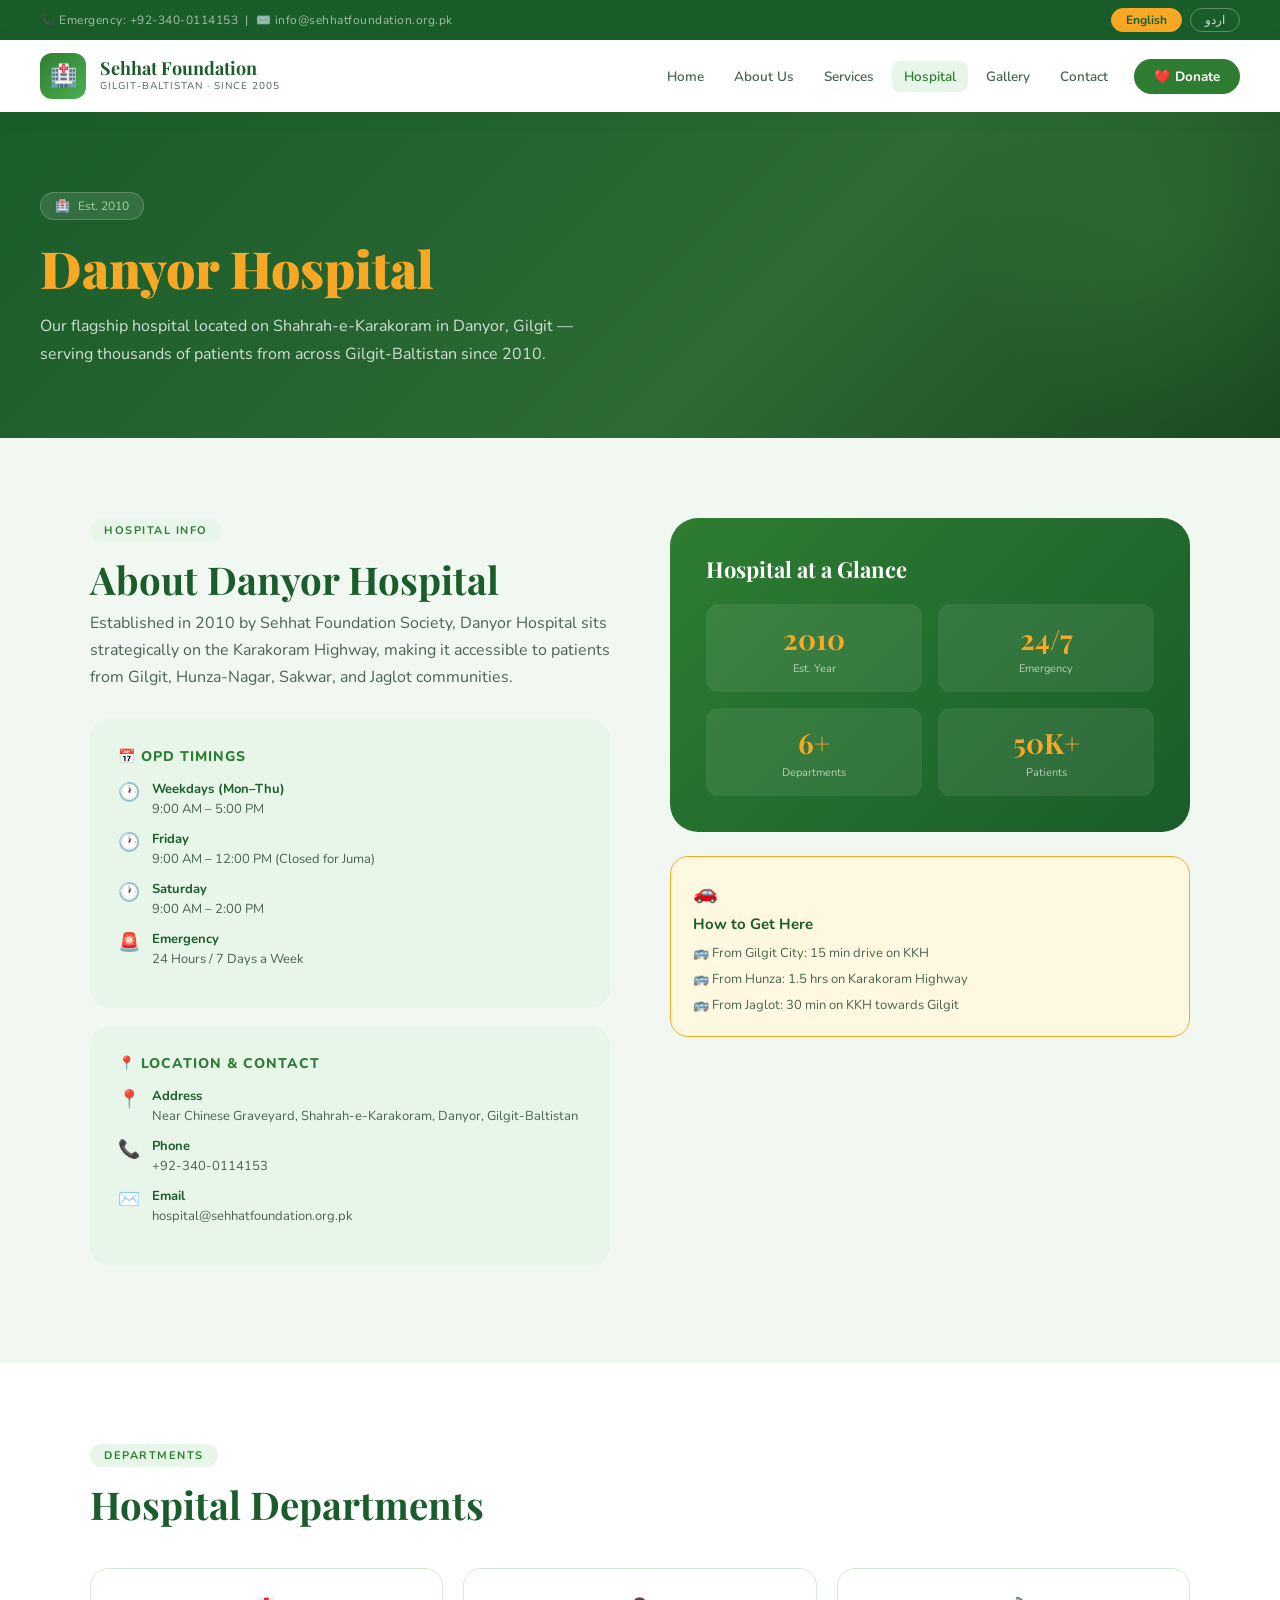
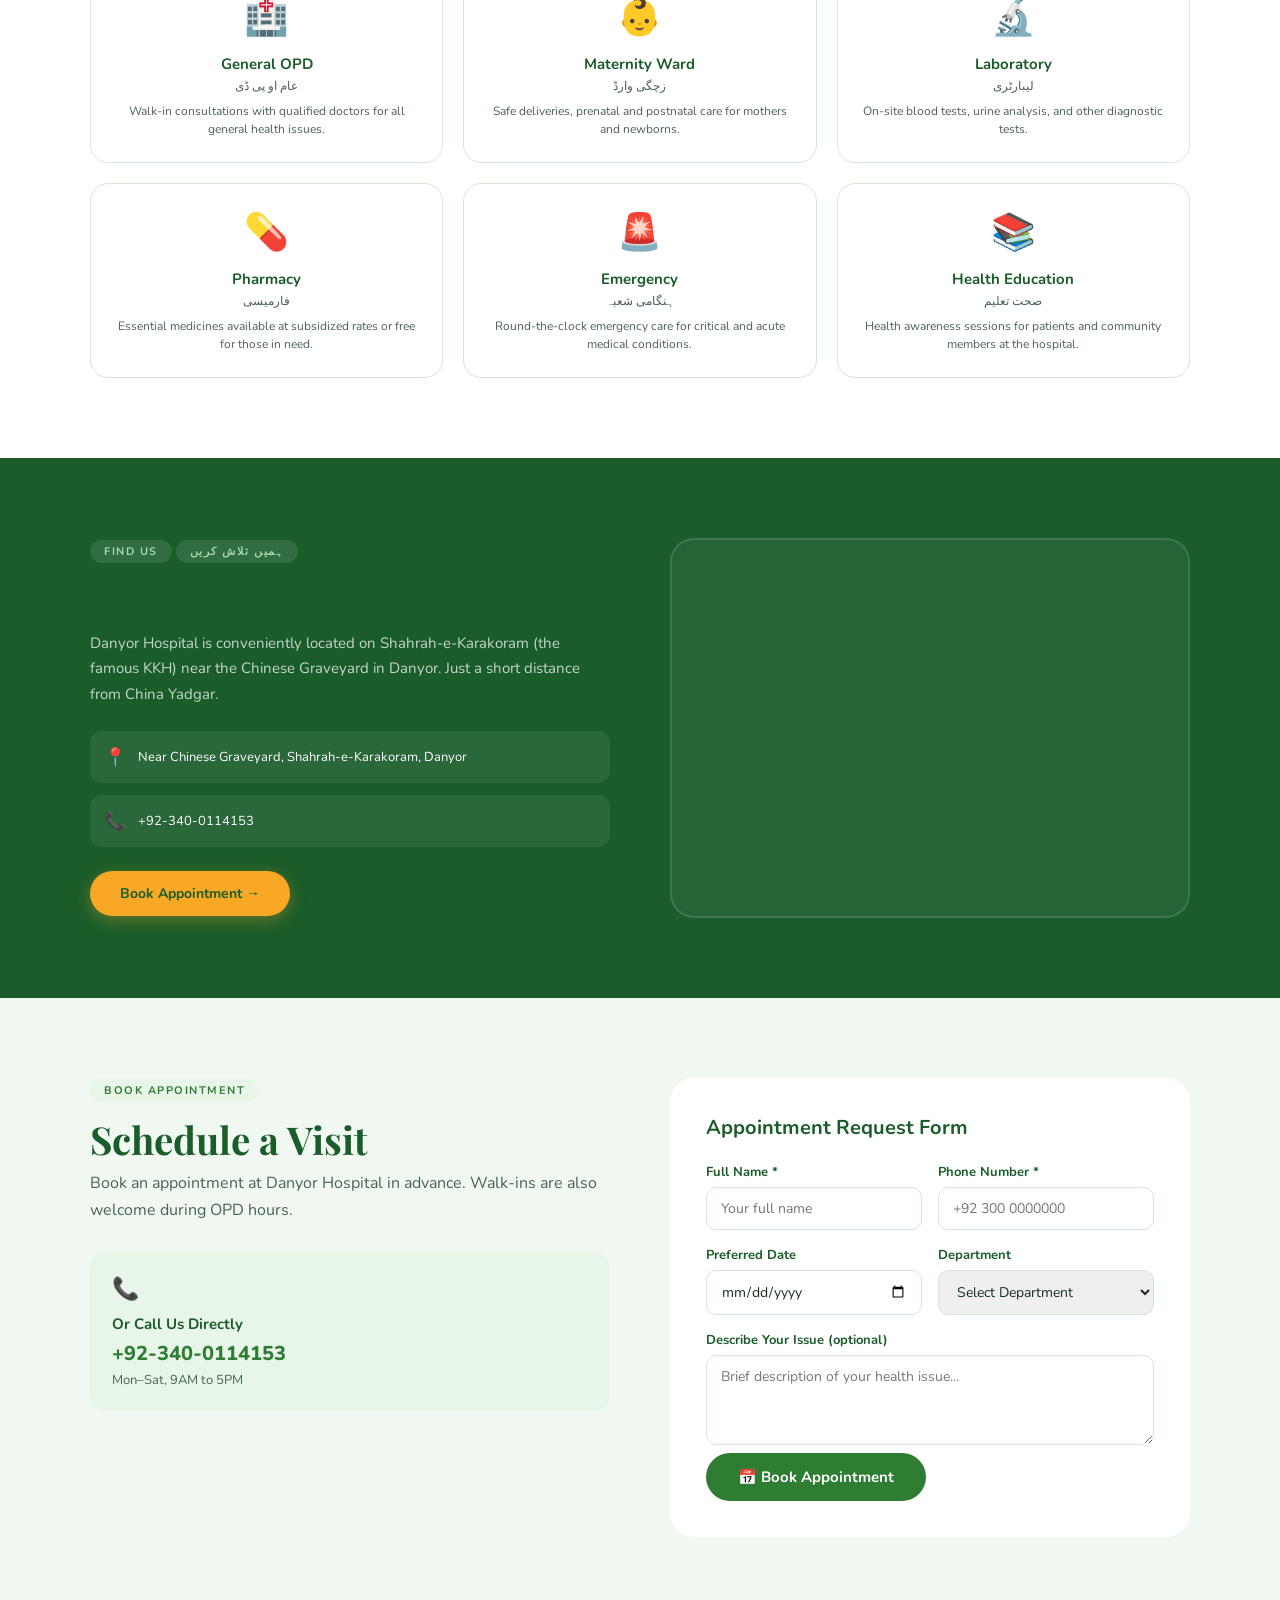
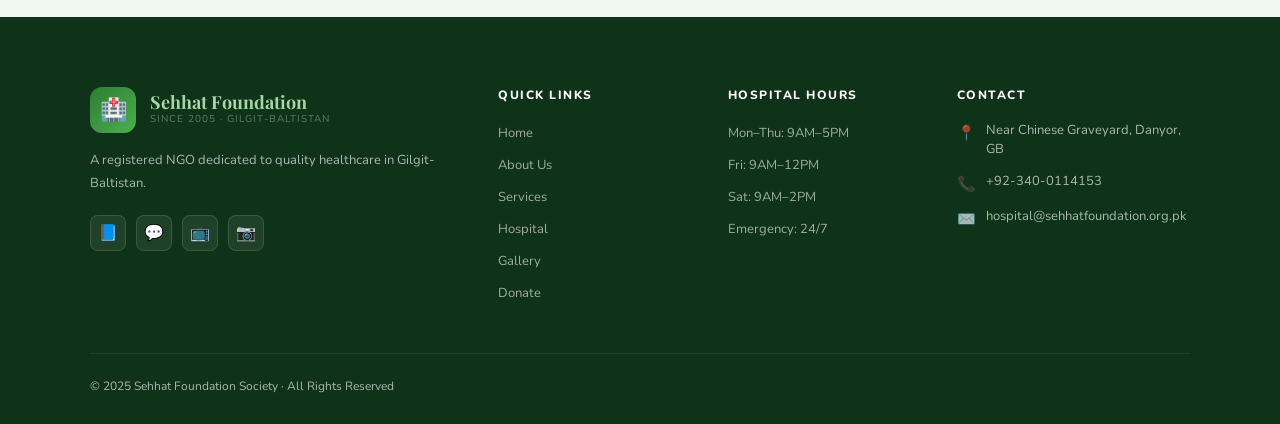
<file: hospital.html>
<!DOCTYPE html>
<html lang="en">
<head>
  <meta charset="UTF-8"><meta name="viewport" content="width=device-width, initial-scale=1.0">
  <title>Danyor Hospital — Sehhat Foundation</title>
  <link rel="stylesheet" href="style.css">
  <style>
    .hosp-overview { display: grid; grid-template-columns: 1fr 1fr; gap: 60px; align-items: start; }
    .info-block { background: var(--green-pale); border-radius: 20px; padding: 28px; margin-bottom: 18px; }
    .info-block h3 { font-size: 14px; font-weight: 800; color: var(--green-mid); text-transform: uppercase; letter-spacing: 1px; margin-bottom: 14px; }
    .info-row { display: flex; gap: 12px; align-items: flex-start; margin-bottom: 12px; font-size: 14px; }
    .info-row .info-icon { font-size: 18px; flex-shrink: 0; }
    .info-row .info-label { font-weight: 700; color: var(--green-dark); margin-bottom: 2px; font-size: 13px; }
    .info-row .info-val { color: var(--text-gray); font-size: 13px; }

    .depts-grid { display: grid; grid-template-columns: repeat(3, 1fr); gap: 20px; margin-top: 40px; }
    .dept-card { background: white; border: 1px solid var(--border); border-radius: 18px; padding: 24px 20px; text-align: center; transition: all 0.3s; }
    .dept-card:hover { transform: translateY(-4px); box-shadow: var(--shadow); border-color: var(--green-light); }
    .dept-icon { font-size: 36px; margin-bottom: 12px; display: block; }
    .dept-card h3 { font-size: 15px; font-weight: 700; color: var(--green-dark); margin-bottom: 4px; }
    .dept-card .d-ur { font-size: 12px; color: var(--text-gray); direction: rtl; margin-bottom: 8px; }
    .dept-card p { font-size: 12px; color: var(--text-gray); line-height: 1.5; }

    .map-section { background: var(--green-dark); }
    .map-inner { display: grid; grid-template-columns: 1fr 1fr; gap: 60px; align-items: center; }
    .map-frame { background: rgba(255,255,255,0.05); border: 2px solid rgba(255,255,255,0.12); border-radius: 24px; overflow: hidden; height: 380px; }
    .map-frame iframe { width: 100%; height: 100%; border: none; }
    .map-frame .map-placeholder-inner { width: 100%; height: 100%; display: flex; flex-direction: column; align-items: center; justify-content: center; gap: 12px; color: rgba(255,255,255,0.5); }
    .map-frame .map-placeholder-inner span { font-size: 56px; }

    .appt-form { background: white; border-radius: 24px; padding: 36px; max-width: 680px; }
    .form-grid { display: grid; grid-template-columns: 1fr 1fr; gap: 16px; }
    .form-group { display: flex; flex-direction: column; gap: 6px; }
    .form-group.full { grid-column: 1 / -1; }
    .form-group label { font-size: 13px; font-weight: 700; color: var(--green-dark); }
    .form-group input, .form-group select, .form-group textarea {
      padding: 11px 14px; border: 1.5px solid var(--border); border-radius: 10px;
      font-size: 14px; font-family: 'Nunito', sans-serif; color: var(--text-dark);
      transition: border-color 0.2s; outline: none;
    }
    .form-group input:focus, .form-group select:focus, .form-group textarea:focus { border-color: var(--green-mid); }
    .form-group textarea { min-height: 90px; resize: vertical; }
    .form-submit { background: var(--green-mid); color: white; border: none; padding: 14px 32px; border-radius: 25px; font-size: 15px; font-weight: 700; font-family: 'Nunito', sans-serif; cursor: pointer; transition: all 0.2s; margin-top: 8px; }
    .form-submit:hover { background: var(--green-dark); transform: translateY(-1px); }
    .form-success { background: var(--green-pale); border: 1px solid var(--green-light); border-radius: 12px; padding: 14px 18px; font-size: 14px; color: var(--green-dark); font-weight: 600; display: none; margin-top: 12px; }

    @media(max-width:960px){.hosp-overview,.map-inner,.depts-grid,.form-grid{grid-template-columns:1fr;}}
    @media(max-width:700px){.depts-grid{grid-template-columns:repeat(2,1fr);}}
  </style>
</head>
<body>
  <div class="lang-bar">
    <div class="lang-bar-left en-text">📞 Emergency: +92-340-0114153 &nbsp;|&nbsp; ✉️ info@sehhatfoundation.org.pk</div>
    <div class="lang-bar-left ur-text">📞 ہنگامی: 340-0114153-92+</div>
    <div class="lang-bar-right"><button class="lang-btn" data-lang="en" onclick="setLang('en')">English</button><button class="lang-btn" data-lang="ur" onclick="setLang('ur')">اردو</button></div>
  </div>
  <nav>
    <a href="index.html" class="logo-area"><div class="logo-icon">🏥</div><div class="logo-text"><div class="main">Sehhat Foundation</div><div class="sub">Gilgit-Baltistan · Since 2005</div></div></a>
    <div class="nav-links" id="nav-links">
      <a href="index.html" class="en-text">Home</a><a href="index.html" class="ur-text">ہوم</a>
      <a href="about.html" class="en-text">About Us</a><a href="about.html" class="ur-text">ہمارے بارے میں</a>
      <a href="services.html" class="en-text">Services</a><a href="services.html" class="ur-text">خدمات</a>
      <a href="hospital.html" class="en-text">Hospital</a><a href="hospital.html" class="ur-text">ہسپتال</a>
      <a href="gallery.html" class="en-text">Gallery</a><a href="gallery.html" class="ur-text">گیلری</a>
      <a href="contact.html" class="en-text">Contact</a><a href="contact.html" class="ur-text">رابطہ</a>
      <a href="donate.html" class="nav-donate en-text">❤️ Donate</a><a href="donate.html" class="nav-donate ur-text">❤️ عطیہ</a>
    </div>
    <div class="hamburger" id="hamburger"><span></span><span></span><span></span></div>
  </nav>

  <div class="page-hero">
    <div class="page-hero-content fade-up">
      <div class="page-hero-badge">🏥 <span class="en-text">Est. 2010</span><span class="ur-text">2010 میں قائم</span></div>
      <h1 class="en-text"><span>Danyor Hospital</span></h1>
      <h1 class="ur-text"><span>دانیور ہسپتال</span></h1>
      <p class="en-text">Our flagship hospital located on Shahrah-e-Karakoram in Danyor, Gilgit — serving thousands of patients from across Gilgit-Baltistan since 2010.</p>
      <p class="ur-text" style="direction:rtl;">دانیور، گلگت میں شاہراہ قراقرم پر ہمارا مرکزی ہسپتال — 2010 سے گلگت بلتستان بھر کے ہزاروں مریضوں کی خدمت میں۔</p>
    </div>
  </div>

  <!-- Hospital Overview -->
  <section style="background:var(--green-xpale);">
    <div class="container hosp-overview">
      <div>
        <div class="section-tag en-text">Hospital Info</div>
        <div class="section-tag ur-text">ہسپتال معلومات</div>
        <h2 class="section-title en-text">About Danyor Hospital</h2>
        <h2 class="section-title ur-text">دانیور ہسپتال کے بارے میں</h2>
        <p class="section-desc en-text" style="margin-bottom:28px;">Established in 2010 by Sehhat Foundation Society, Danyor Hospital sits strategically on the Karakoram Highway, making it accessible to patients from Gilgit, Hunza-Nagar, Sakwar, and Jaglot communities.</p>
        <p class="section-desc ur-text" style="margin-bottom:28px;direction:rtl;">سہت فاؤنڈیشن سوسائٹی کے ذریعے 2010 میں قائم، دانیور ہسپتال قراقرم ہائی وے پر موجود ہے۔</p>
        <div class="info-block reveal">
          <h3 class="en-text">📅 OPD Timings</h3>
          <h3 class="ur-text" style="direction:rtl;">📅 او پی ڈی اوقات</h3>
          <div class="info-row"><span class="info-icon">🕐</span><div><div class="info-label en-text">Weekdays (Mon–Thu)</div><div class="info-label ur-text">ہفتہ کے دن (پیر تا جمعرات)</div><div class="info-val">9:00 AM – 5:00 PM</div></div></div>
          <div class="info-row"><span class="info-icon">🕐</span><div><div class="info-label en-text">Friday</div><div class="info-label ur-text">جمعہ</div><div class="info-val en-text">9:00 AM – 12:00 PM (Closed for Juma)</div><div class="info-val ur-text">صبح 9 تا دوپہر 12 (جمعہ بند)</div></div></div>
          <div class="info-row"><span class="info-icon">🕐</span><div><div class="info-label en-text">Saturday</div><div class="info-label ur-text">ہفتہ</div><div class="info-val">9:00 AM – 2:00 PM</div></div></div>
          <div class="info-row"><span class="info-icon">🚨</span><div><div class="info-label en-text">Emergency</div><div class="info-label ur-text">ہنگامی</div><div class="info-val en-text">24 Hours / 7 Days a Week</div><div class="info-val ur-text">24 گھنٹے / 7 دن</div></div></div>
        </div>
        <div class="info-block reveal">
          <h3 class="en-text">📍 Location & Contact</h3>
          <h3 class="ur-text" style="direction:rtl;">📍 مقام اور رابطہ</h3>
          <div class="info-row"><span class="info-icon">📍</span><div><div class="info-label en-text">Address</div><div class="info-label ur-text">پتہ</div><div class="info-val en-text">Near Chinese Graveyard, Shahrah-e-Karakoram, Danyor, Gilgit-Baltistan</div><div class="info-val ur-text" style="direction:rtl;">چائنہ قبرستان کے قریب، شاہراہ قراقرم، دانیور، گلگت بلتستان</div></div></div>
          <div class="info-row"><span class="info-icon">📞</span><div><div class="info-label en-text">Phone</div><div class="info-label ur-text">فون</div><div class="info-val">+92-340-0114153</div></div></div>
          <div class="info-row"><span class="info-icon">✉️</span><div><div class="info-label en-text">Email</div><div class="info-label ur-text">ای میل</div><div class="info-val">hospital@sehhatfoundation.org.pk</div></div></div>
        </div>
      </div>
      <div>
        <div style="background:linear-gradient(135deg,var(--green-mid),var(--green-dark));border-radius:28px;padding:36px;color:white;margin-bottom:24px;" class="reveal">
          <h3 style="font-family:'Playfair Display',serif;font-size:22px;margin-bottom:20px;" class="en-text">Hospital at a Glance</h3>
          <h3 style="font-family:'Playfair Display',serif;font-size:22px;margin-bottom:20px;direction:rtl;" class="ur-text">ہسپتال ایک نظر میں</h3>
          <div style="display:grid;grid-template-columns:1fr 1fr;gap:16px;">
            <div style="background:rgba(255,255,255,0.08);border-radius:12px;padding:16px;text-align:center;"><div style="font-size:28px;font-family:'Playfair Display',serif;color:#f9a825;font-weight:700;">2010</div><div style="color:rgba(255,255,255,0.65);font-size:11px;margin-top:4px;" class="en-text">Est. Year</div><div style="color:rgba(255,255,255,0.65);font-size:11px;margin-top:4px;direction:rtl;" class="ur-text">قیام</div></div>
            <div style="background:rgba(255,255,255,0.08);border-radius:12px;padding:16px;text-align:center;"><div style="font-size:28px;font-family:'Playfair Display',serif;color:#f9a825;font-weight:700;">24/7</div><div style="color:rgba(255,255,255,0.65);font-size:11px;margin-top:4px;" class="en-text">Emergency</div><div style="color:rgba(255,255,255,0.65);font-size:11px;margin-top:4px;direction:rtl;" class="ur-text">ہنگامی</div></div>
            <div style="background:rgba(255,255,255,0.08);border-radius:12px;padding:16px;text-align:center;"><div style="font-size:28px;font-family:'Playfair Display',serif;color:#f9a825;font-weight:700;">6+</div><div style="color:rgba(255,255,255,0.65);font-size:11px;margin-top:4px;" class="en-text">Departments</div><div style="color:rgba(255,255,255,0.65);font-size:11px;margin-top:4px;direction:rtl;" class="ur-text">شعبے</div></div>
            <div style="background:rgba(255,255,255,0.08);border-radius:12px;padding:16px;text-align:center;"><div style="font-size:28px;font-family:'Playfair Display',serif;color:#f9a825;font-weight:700;">50K+</div><div style="color:rgba(255,255,255,0.65);font-size:11px;margin-top:4px;" class="en-text">Patients</div><div style="color:rgba(255,255,255,0.65);font-size:11px;margin-top:4px;direction:rtl;" class="ur-text">مریض</div></div>
          </div>
        </div>
        <div style="background:var(--gold-light);border:1px solid var(--gold);border-radius:18px;padding:22px;" class="reveal">
          <div style="font-size:20px;margin-bottom:8px;">🚗</div>
          <h4 style="font-size:15px;font-weight:700;color:var(--green-dark);margin-bottom:10px;" class="en-text">How to Get Here</h4>
          <h4 style="font-size:15px;font-weight:700;color:var(--green-dark);margin-bottom:10px;direction:rtl;" class="ur-text">یہاں کیسے پہنچیں</h4>
          <ul style="list-style:none;display:flex;flex-direction:column;gap:8px;font-size:13px;color:var(--text-gray);">
            <li class="en-text">🚌 From Gilgit City: 15 min drive on KKH</li>
            <li class="en-text">🚌 From Hunza: 1.5 hrs on Karakoram Highway</li>
            <li class="en-text">🚌 From Jaglot: 30 min on KKH towards Gilgit</li>
            <li class="ur-text" style="direction:rtl;">🚌 گلگت شہر سے: 15 منٹ ڈرائیو</li>
            <li class="ur-text" style="direction:rtl;">🚌 ہنزہ سے: 1.5 گھنٹے</li>
            <li class="ur-text" style="direction:rtl;">🚌 جگلوٹ سے: 30 منٹ</li>
          </ul>
        </div>
      </div>
    </div>
  </section>

  <!-- Departments -->
  <section style="background:white;">
    <div class="container">
      <div class="section-tag en-text">Departments</div>
      <div class="section-tag ur-text">شعبہ جات</div>
      <h2 class="section-title en-text">Hospital Departments</h2>
      <h2 class="section-title ur-text">ہسپتال کے شعبے</h2>
      <div class="depts-grid">
        <div class="dept-card reveal"><span class="dept-icon">🏥</span><h3 class="en-text">General OPD</h3><h3 class="ur-text">عام او پی ڈی</h3><div class="d-ur en-text">عام او پی ڈی</div><p class="en-text">Walk-in consultations with qualified doctors for all general health issues.</p><p class="ur-text" style="direction:rtl;">اہل ڈاکٹروں سے عام صحت مسائل کے لیے مشاورت۔</p></div>
        <div class="dept-card reveal"><span class="dept-icon">👶</span><h3 class="en-text">Maternity Ward</h3><h3 class="ur-text">زچگی وارڈ</h3><div class="d-ur en-text">زچگی وارڈ</div><p class="en-text">Safe deliveries, prenatal and postnatal care for mothers and newborns.</p><p class="ur-text" style="direction:rtl;">محفوظ ولادت اور زچہ و نوزائیدہ کی دیکھ بھال۔</p></div>
        <div class="dept-card reveal"><span class="dept-icon">🔬</span><h3 class="en-text">Laboratory</h3><h3 class="ur-text">لیبارٹری</h3><div class="d-ur en-text">لیبارٹری</div><p class="en-text">On-site blood tests, urine analysis, and other diagnostic tests.</p><p class="ur-text" style="direction:rtl;">خون کے ٹیسٹ، پیشاب کا تجزیہ اور تشخیصی ٹیسٹ۔</p></div>
        <div class="dept-card reveal"><span class="dept-icon">💊</span><h3 class="en-text">Pharmacy</h3><h3 class="ur-text">فارمیسی</h3><div class="d-ur en-text">فارمیسی</div><p class="en-text">Essential medicines available at subsidized rates or free for those in need.</p><p class="ur-text" style="direction:rtl;">ضروری ادویات کم قیمت پر یا ضرورت مندوں کو مفت۔</p></div>
        <div class="dept-card reveal"><span class="dept-icon">🚨</span><h3 class="en-text">Emergency</h3><h3 class="ur-text">ہنگامی</h3><div class="d-ur en-text">ہنگامی شعبہ</div><p class="en-text">Round-the-clock emergency care for critical and acute medical conditions.</p><p class="ur-text" style="direction:rtl;">اہم طبی حالات کے لیے 24 گھنٹے ہنگامی دیکھ بھال۔</p></div>
        <div class="dept-card reveal"><span class="dept-icon">📚</span><h3 class="en-text">Health Education</h3><h3 class="ur-text">صحت تعلیم</h3><div class="d-ur en-text">صحت تعلیم</div><p class="en-text">Health awareness sessions for patients and community members at the hospital.</p><p class="ur-text" style="direction:rtl;">مریضوں اور کمیونٹی کے لیے صحت آگاہی سیشن۔</p></div>
      </div>
    </div>
  </section>

  <!-- Map -->
  <section class="map-section">
    <div class="container map-inner">
      <div>
        <div class="section-tag" style="background:rgba(255,255,255,0.1);color:#a5d6a7;" class="en-text">Find Us</div>
        <div class="section-tag" style="background:rgba(255,255,255,0.1);color:#a5d6a7;" class="ur-text">ہمیں تلاش کریں</div>
        <h2 class="section-title en-text">Location & Directions</h2>
        <h2 class="section-title ur-text">مقام اور راستہ</h2>
        <p style="color:rgba(255,255,255,0.75);font-size:15px;line-height:1.7;margin-bottom:24px;" class="en-text">Danyor Hospital is conveniently located on Shahrah-e-Karakoram (the famous KKH) near the Chinese Graveyard in Danyor. Just a short distance from China Yadgar.</p>
        <p style="color:rgba(255,255,255,0.75);font-size:15px;line-height:1.7;margin-bottom:24px;direction:rtl;" class="ur-text">دانیور ہسپتال شاہراہ قراقرم پر دانیور میں چائنہ قبرستان کے قریب ہے۔ چائنہ یادگار سے تھوڑی دوری پر۔</p>
        <div style="display:flex;flex-direction:column;gap:12px;">
          <div style="display:flex;gap:12px;align-items:center;background:rgba(255,255,255,0.07);border-radius:12px;padding:14px;"><span style="font-size:18px;">📍</span><span style="color:white;font-size:13px;" class="en-text">Near Chinese Graveyard, Shahrah-e-Karakoram, Danyor</span><span style="color:white;font-size:13px;direction:rtl;" class="ur-text">چائنہ قبرستان، شاہراہ قراقرم، دانیور</span></div>
          <div style="display:flex;gap:12px;align-items:center;background:rgba(255,255,255,0.07);border-radius:12px;padding:14px;"><span style="font-size:18px;">📞</span><span style="color:white;font-size:13px;">+92-340-0114153</span></div>
        </div>
        <div style="margin-top:24px;"><a href="contact.html" class="btn-gold en-text">Book Appointment →</a><a href="contact.html" class="btn-gold ur-text">← اپوائنٹمنٹ بک کریں</a></div>
      </div>
      <div class="map-frame reveal">
        <iframe src="https://www.google.com/maps/embed?pb=!1m18!1m12!1m3!1d3231.404280602225!2d74.38251847446546!3d35.9126032172316!2m3!1f0!2f0!3f0!3m2!1i1024!2i768!4f13.1!3m3!1m2!1s0x38e64817a010cd69%3A0xaedf57bc7b0cfb20!2sSEHHAT%20Foundation%20Hospital!5e0!3m2!1sen!2s!4v1773909613604!5m2!1sen!2s" width="100%" height="100%" style="border:0;border-radius:20px;" allowfullscreen="" loading="lazy" referrerpolicy="no-referrer-when-downgrade"></iframe>
      </div>
    </div>
  </section>

  <!-- Appointment Form -->
  <section style="background:var(--green-xpale);">
    <div class="container" style="display:grid;grid-template-columns:1fr 1fr;gap:60px;align-items:start;">
      <div>
        <div class="section-tag en-text">Book Appointment</div>
        <div class="section-tag ur-text">اپوائنٹمنٹ</div>
        <h2 class="section-title en-text">Schedule a Visit</h2>
        <h2 class="section-title ur-text">ملاقات کا وقت مقرر کریں</h2>
        <p class="section-desc en-text">Book an appointment at Danyor Hospital in advance. Walk-ins are also welcome during OPD hours.</p>
        <p class="section-desc ur-text" style="direction:rtl;">دانیور ہسپتال میں پہلے سے اپوائنٹمنٹ بک کریں۔ او پی ڈی کے اوقات میں براہ راست آنا بھی خوش آمدید ہے۔</p>
        <div style="margin-top:28px;background:var(--green-pale);border-radius:16px;padding:22px;">
          <div style="font-size:22px;margin-bottom:10px;">📞</div>
          <h4 style="font-size:15px;font-weight:700;color:var(--green-dark);margin-bottom:6px;" class="en-text">Or Call Us Directly</h4>
          <h4 style="font-size:15px;font-weight:700;color:var(--green-dark);margin-bottom:6px;direction:rtl;" class="ur-text">یا ہمیں براہ راست کال کریں</h4>
          <div style="font-size:20px;font-weight:800;color:var(--green-mid);">+92-340-0114153</div>
          <div style="font-size:13px;color:var(--text-gray);margin-top:4px;" class="en-text">Mon–Sat, 9AM to 5PM</div>
          <div style="font-size:13px;color:var(--text-gray);margin-top:4px;direction:rtl;" class="ur-text">پیر تا ہفتہ، صبح 9 تا شام 5</div>
        </div>
      </div>
      <div class="appt-form reveal">
        <h3 style="font-size:20px;font-weight:700;color:var(--green-dark);margin-bottom:22px;" class="en-text">Appointment Request Form</h3>
        <h3 style="font-size:20px;font-weight:700;color:var(--green-dark);margin-bottom:22px;direction:rtl;" class="ur-text">اپوائنٹمنٹ درخواست فارم</h3>
        <form onsubmit="submitAppt(event)">
          <div class="form-grid">
            <div class="form-group"><label class="en-text">Full Name *</label><label class="ur-text" style="direction:rtl;">پورا نام *</label><input type="text" placeholder="Your full name" required></div>
            <div class="form-group"><label class="en-text">Phone Number *</label><label class="ur-text" style="direction:rtl;">فون نمبر *</label><input type="tel" placeholder="+92 300 0000000" required></div>
            <div class="form-group"><label class="en-text">Preferred Date</label><label class="ur-text" style="direction:rtl;">پسندیدہ تاریخ</label><input type="date"></div>
            <div class="form-group"><label class="en-text">Department</label><label class="ur-text" style="direction:rtl;">شعبہ</label>
              <select>
                <option value="">Select Department</option>
                <option>General OPD</option>
                <option>Maternity / Gynecology</option>
                <option>Laboratory</option>
                <option>Emergency</option>
              </select>
            </div>
            <div class="form-group full"><label class="en-text">Describe Your Issue (optional)</label><label class="ur-text" style="direction:rtl;">اپنی تکلیف بیان کریں (اختیاری)</label><textarea placeholder="Brief description of your health issue..."></textarea></div>
          </div>
          <button type="submit" class="form-submit en-text">📅 Book Appointment</button>
          <button type="submit" class="form-submit ur-text">📅 اپوائنٹمنٹ بک کریں</button>
          <div class="form-success" id="appt-success">✅ Your appointment request has been submitted! We will contact you shortly. / آپ کی درخواست موصول ہو گئی۔ ہم جلد رابطہ کریں گے۔</div>
        </form>
      </div>
    </div>
  </section>

  <footer>
    <div class="footer-grid">
      <div class="footer-brand"><a href="index.html" class="logo-area" style="display:flex;margin-bottom:16px;"><div class="logo-icon">🏥</div><div class="logo-text"><div class="main">Sehhat Foundation</div><div class="sub">Since 2005 · Gilgit-Baltistan</div></div></a><p class="en-text">A registered NGO dedicated to quality healthcare in Gilgit-Baltistan.</p><p class="ur-text">گلگت بلتستان میں معیاری صحت کے لیے وقف این جی او۔</p><div class="footer-social"><a href="#" class="social-btn">📘</a><a href="#" class="social-btn">💬</a><a href="#" class="social-btn">📺</a><a href="#" class="social-btn">📷</a></div></div>
      <div><h4 class="en-text">Quick Links</h4><h4 class="ur-text">فوری لنکس</h4><ul><li><a href="index.html">Home</a></li><li><a href="about.html">About Us</a></li><li><a href="services.html">Services</a></li><li><a href="hospital.html">Hospital</a></li><li><a href="gallery.html">Gallery</a></li><li><a href="donate.html">Donate</a></li></ul></div>
      <div><h4 class="en-text">Hospital Hours</h4><h4 class="ur-text">ہسپتال اوقات</h4><ul><li><a href="#">Mon–Thu: 9AM–5PM</a></li><li><a href="#">Fri: 9AM–12PM</a></li><li><a href="#">Sat: 9AM–2PM</a></li><li><a href="#">Emergency: 24/7</a></li></ul></div>
      <div><h4 class="en-text">Contact</h4><h4 class="ur-text">رابطہ</h4><div class="footer-contact-item"><span class="icon">📍</span><span>Near Chinese Graveyard, Danyor, GB</span></div><div class="footer-contact-item"><span class="icon">📞</span><span>+92-340-0114153</span></div><div class="footer-contact-item"><span class="icon">✉️</span><span>hospital@sehhatfoundation.org.pk</span></div></div>
    </div>
    <div class="footer-bottom"><span class="en-text">© 2025 Sehhat Foundation Society · All Rights Reserved</span><span class="ur-text">© 2025 سہت فاؤنڈیشن سوسائٹی</span></div>
  </footer>

  <script src="script.js"></script>
  <script>
    function submitAppt(e) {
      e.preventDefault();
      const btn = e.target.querySelector('.form-submit');
      btn.disabled = true; btn.textContent = 'Sending...';
      setTimeout(() => {
        btn.textContent = 'Submitted ✓';
        btn.style.background = '#4caf50';
        document.getElementById('appt-success').style.display = 'block';
      }, 1200);
    }
  </script>
</body>
</html>
</file>
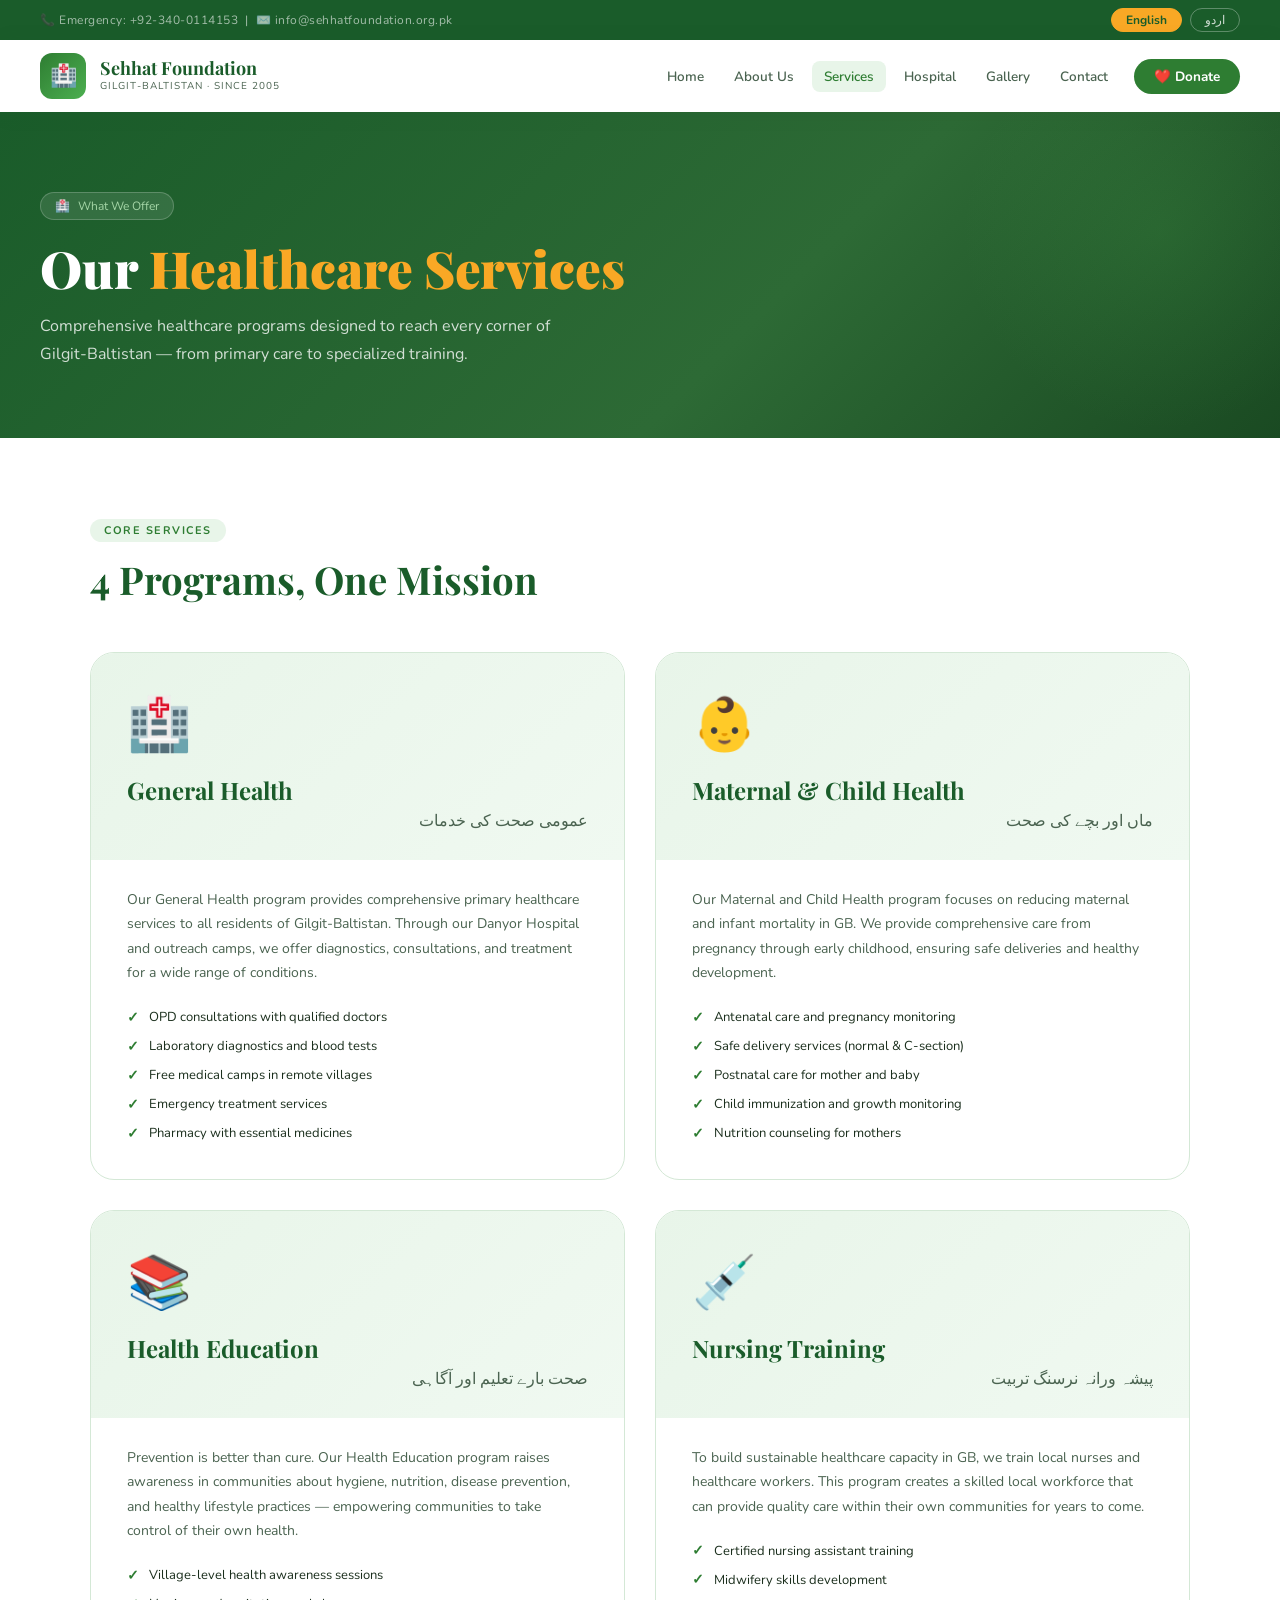
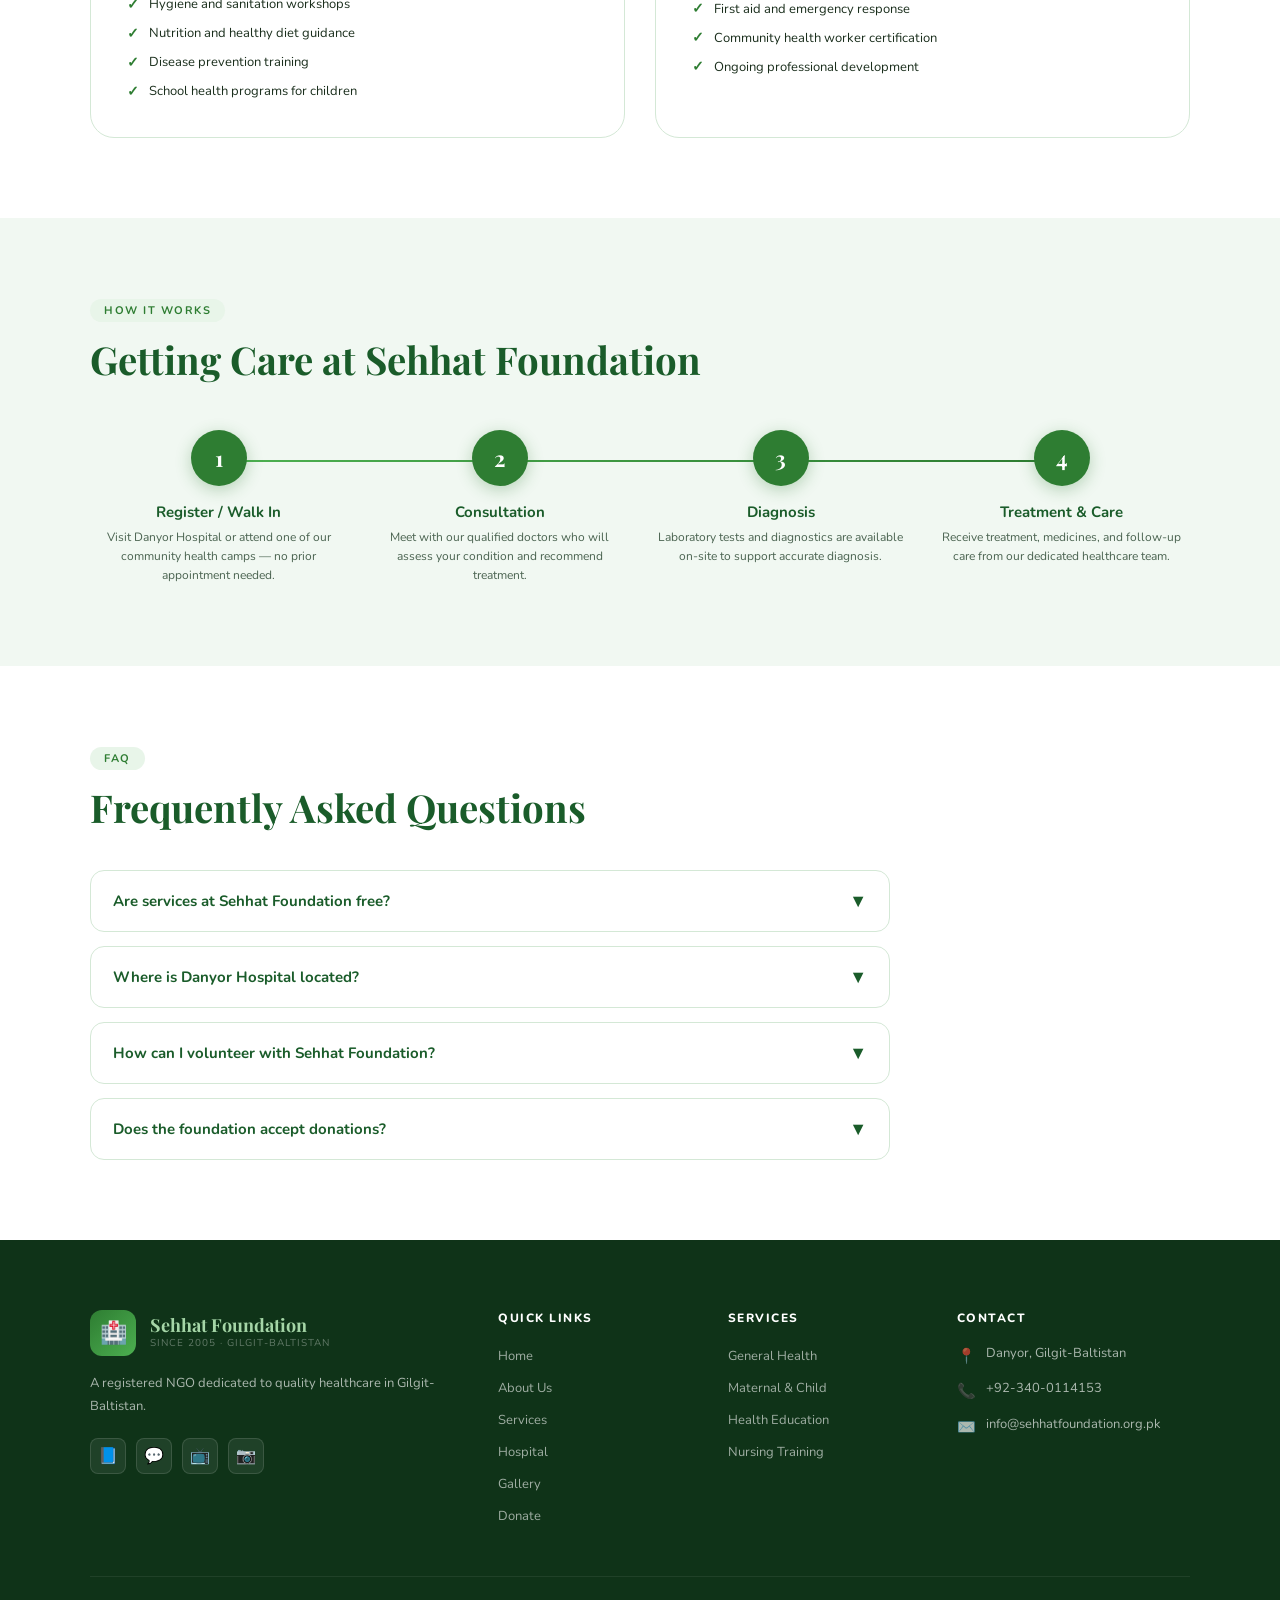
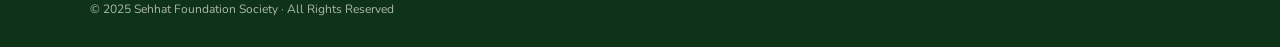
<file: services.html>
<!DOCTYPE html>
<html lang="en">
<head>
  <meta charset="UTF-8"><meta name="viewport" content="width=device-width, initial-scale=1.0">
  <title>Services — Sehhat Foundation</title>
  <link rel="stylesheet" href="style.css">
  <style>
    .services-hero-grid { display: grid; grid-template-columns: repeat(2, 1fr); gap: 30px; margin-top: 50px; }
    .svc-card-big { border-radius: 24px; overflow: hidden; border: 1px solid var(--border); transition: all 0.3s; background: white; }
    .svc-card-big:hover { transform: translateY(-6px); box-shadow: 0 16px 50px rgba(46,125,50,0.14); }
    .svc-header { padding: 36px 36px 28px; background: linear-gradient(135deg, var(--green-pale), #f0f9f1); position: relative; }
    .svc-header-icon { font-size: 52px; margin-bottom: 14px; display: block; }
    .svc-header h2 { font-family: 'Playfair Display', serif; font-size: 24px; color: var(--green-dark); font-weight: 700; margin-bottom: 4px; }
    .svc-header .svc-urdu { font-size: 16px; color: var(--text-gray); direction: rtl; }
    .svc-body { padding: 28px 36px 36px; }
    .svc-body p { font-size: 14px; color: var(--text-gray); line-height: 1.75; margin-bottom: 22px; }
    .svc-list { list-style: none; display: flex; flex-direction: column; gap: 10px; }
    .svc-list li { display: flex; align-items: center; gap: 10px; font-size: 13px; color: var(--text-dark); }
    .svc-list li::before { content: '✓'; color: var(--green-mid); font-weight: 800; font-size: 14px; }
    .svc-tag { display: inline-block; background: var(--green-pale); color: var(--green-mid); font-size: 11px; font-weight: 700; padding: 3px 10px; border-radius: 10px; margin-right: 6px; margin-bottom: 6px; }

    .process-section { background: var(--green-xpale); }
    .process-steps { display: grid; grid-template-columns: repeat(4, 1fr); gap: 24px; margin-top: 48px; position: relative; }
    .process-steps::before { content: ''; position: absolute; top: 30px; left: 14%; right: 14%; height: 2px; background: linear-gradient(90deg, var(--green-light), var(--green-mid)); }
    .process-step { text-align: center; position: relative; }
    .step-num { width: 56px; height: 56px; background: var(--green-mid); border-radius: 50%; display: flex; align-items: center; justify-content: center; font-family: 'Playfair Display', serif; font-size: 22px; font-weight: 700; color: white; margin: 0 auto 16px; box-shadow: 0 4px 16px rgba(46,125,50,0.3); position: relative; z-index: 1; }
    .step-title { font-size: 15px; font-weight: 700; color: var(--green-dark); margin-bottom: 6px; }
    .step-desc { font-size: 12px; color: var(--text-gray); line-height: 1.6; }

    .faq-section { background: white; }
    .faq-list { margin-top: 40px; display: flex; flex-direction: column; gap: 14px; max-width: 800px; }
    .faq-item { border: 1px solid var(--border); border-radius: 14px; overflow: hidden; }
    .faq-question { padding: 18px 22px; font-weight: 700; font-size: 15px; color: var(--green-dark); cursor: pointer; display: flex; justify-content: space-between; align-items: center; transition: background 0.2s; }
    .faq-question:hover { background: var(--green-pale); }
    .faq-question .faq-arrow { font-size: 18px; transition: transform 0.3s; }
    .faq-answer { padding: 0 22px; max-height: 0; overflow: hidden; transition: max-height 0.3s, padding 0.3s; font-size: 14px; color: var(--text-gray); line-height: 1.7; }
    .faq-item.open .faq-answer { max-height: 200px; padding: 0 22px 18px; }
    .faq-item.open .faq-arrow { transform: rotate(180deg); }

    @media(max-width:960px){.services-hero-grid,.process-steps{grid-template-columns:1fr;}.process-steps::before{display:none;}}
  </style>
</head>
<body>
  <div class="lang-bar">
    <div class="lang-bar-left en-text">📞 Emergency: +92-340-0114153 &nbsp;|&nbsp; ✉️ info@sehhatfoundation.org.pk</div>
    <div class="lang-bar-left ur-text">📞 ہنگامی: 340-0114153-92+</div>
    <div class="lang-bar-right"><button class="lang-btn" data-lang="en" onclick="setLang('en')">English</button><button class="lang-btn" data-lang="ur" onclick="setLang('ur')">اردو</button></div>
  </div>
  <nav>
    <a href="index.html" class="logo-area"><div class="logo-icon">🏥</div><div class="logo-text"><div class="main">Sehhat Foundation</div><div class="sub">Gilgit-Baltistan · Since 2005</div></div></a>
    <div class="nav-links" id="nav-links">
      <a href="index.html" class="en-text">Home</a><a href="index.html" class="ur-text">ہوم</a>
      <a href="about.html" class="en-text">About Us</a><a href="about.html" class="ur-text">ہمارے بارے میں</a>
      <a href="services.html" class="en-text">Services</a><a href="services.html" class="ur-text">خدمات</a>
      <a href="hospital.html" class="en-text">Hospital</a><a href="hospital.html" class="ur-text">ہسپتال</a>
      <a href="gallery.html" class="en-text">Gallery</a><a href="gallery.html" class="ur-text">گیلری</a>
      <a href="contact.html" class="en-text">Contact</a><a href="contact.html" class="ur-text">رابطہ</a>
      <a href="donate.html" class="nav-donate en-text">❤️ Donate</a><a href="donate.html" class="nav-donate ur-text">❤️ عطیہ</a>
    </div>
    <div class="hamburger" id="hamburger"><span></span><span></span><span></span></div>
  </nav>

  <div class="page-hero">
    <div class="page-hero-content fade-up">
      <div class="page-hero-badge">🏥 <span class="en-text">What We Offer</span><span class="ur-text">ہم کیا فراہم کرتے ہیں</span></div>
      <h1 class="en-text">Our <span>Healthcare Services</span></h1>
      <h1 class="ur-text">ہماری <span>صحت خدمات</span></h1>
      <p class="en-text">Comprehensive healthcare programs designed to reach every corner of Gilgit-Baltistan — from primary care to specialized training.</p>
      <p class="ur-text">گلگت بلتستان کے ہر کونے تک پہنچنے کے لیے جامع صحت پروگرام — بنیادی دیکھ بھال سے لے کر خصوصی تربیت تک۔</p>
    </div>
  </div>

  <!-- Services Grid -->
  <section style="background:white;">
    <div class="container">
      <div class="section-tag en-text">Core Services</div>
      <div class="section-tag ur-text">بنیادی خدمات</div>
      <h2 class="section-title en-text">4 Programs, One Mission</h2>
      <h2 class="section-title ur-text">4 پروگرام، ایک مشن</h2>
      <div class="services-hero-grid">

        <div class="svc-card-big reveal">
          <div class="svc-header">
            <span class="svc-header-icon">🏥</span>
            <h2 class="en-text">General Health</h2><h2 class="ur-text">عمومی صحت</h2>
            <div class="svc-urdu en-text">عمومی صحت کی خدمات</div>
          </div>
          <div class="svc-body">
            <p class="en-text">Our General Health program provides comprehensive primary healthcare services to all residents of Gilgit-Baltistan. Through our Danyor Hospital and outreach camps, we offer diagnostics, consultations, and treatment for a wide range of conditions.</p>
            <p class="ur-text" style="direction:rtl;">ہمارا عمومی صحت پروگرام گلگت بلتستان کے تمام باشندوں کو بنیادی صحت خدمات فراہم کرتا ہے۔ دانیور ہسپتال اور آؤٹ ریچ کیمپ کے ذریعے ہم تشخیص، مشاورت اور علاج فراہم کرتے ہیں۔</p>
            <ul class="svc-list">
              <li class="en-text">OPD consultations with qualified doctors</li>
              <li class="en-text">Laboratory diagnostics and blood tests</li>
              <li class="en-text">Free medical camps in remote villages</li>
              <li class="en-text">Emergency treatment services</li>
              <li class="en-text">Pharmacy with essential medicines</li>
              <li class="ur-text" style="direction:rtl;">اہل ڈاکٹروں سے او پی ڈی مشاورت</li>
              <li class="ur-text" style="direction:rtl;">لیبارٹری تشخیص اور خون کے ٹیسٹ</li>
              <li class="ur-text" style="direction:rtl;">دور دراز گاؤوں میں مفت طبی کیمپ</li>
            </ul>
          </div>
        </div>

        <div class="svc-card-big reveal">
          <div class="svc-header">
            <span class="svc-header-icon">👶</span>
            <h2 class="en-text">Maternal & Child Health</h2><h2 class="ur-text">زچہ بچہ صحت</h2>
            <div class="svc-urdu en-text">ماں اور بچے کی صحت</div>
          </div>
          <div class="svc-body">
            <p class="en-text">Our Maternal and Child Health program focuses on reducing maternal and infant mortality in GB. We provide comprehensive care from pregnancy through early childhood, ensuring safe deliveries and healthy development.</p>
            <p class="ur-text" style="direction:rtl;">ہمارا زچہ بچہ صحت پروگرام گلگت بلتستان میں زچگی اور بچوں کی اموات کم کرنے پر مرکوز ہے۔ ہم حمل سے ابتدائی بچپن تک جامع دیکھ بھال فراہم کرتے ہیں۔</p>
            <ul class="svc-list">
              <li class="en-text">Antenatal care and pregnancy monitoring</li>
              <li class="en-text">Safe delivery services (normal & C-section)</li>
              <li class="en-text">Postnatal care for mother and baby</li>
              <li class="en-text">Child immunization and growth monitoring</li>
              <li class="en-text">Nutrition counseling for mothers</li>
              <li class="ur-text" style="direction:rtl;">حمل کے دوران دیکھ بھال</li>
              <li class="ur-text" style="direction:rtl;">محفوظ ولادت خدمات</li>
              <li class="ur-text" style="direction:rtl;">بچوں کی ویکسینیشن اور نشوونما</li>
            </ul>
          </div>
        </div>

        <div class="svc-card-big reveal">
          <div class="svc-header">
            <span class="svc-header-icon">📚</span>
            <h2 class="en-text">Health Education</h2><h2 class="ur-text">صحت تعلیم</h2>
            <div class="svc-urdu en-text">صحت بارے تعلیم اور آگاہی</div>
          </div>
          <div class="svc-body">
            <p class="en-text">Prevention is better than cure. Our Health Education program raises awareness in communities about hygiene, nutrition, disease prevention, and healthy lifestyle practices — empowering communities to take control of their own health.</p>
            <p class="ur-text" style="direction:rtl;">علاج سے بہتر احتیاط ہے۔ ہمارا صحت تعلیم پروگرام کمیونٹی میں صفائی، غذائیت، بیماری سے بچاؤ اور صحتمند طرز زندگی کے بارے میں آگاہی پھیلاتا ہے۔</p>
            <ul class="svc-list">
              <li class="en-text">Village-level health awareness sessions</li>
              <li class="en-text">Hygiene and sanitation workshops</li>
              <li class="en-text">Nutrition and healthy diet guidance</li>
              <li class="en-text">Disease prevention training</li>
              <li class="en-text">School health programs for children</li>
              <li class="ur-text" style="direction:rtl;">گاؤں سطح پر صحت آگاہی سیشن</li>
              <li class="ur-text" style="direction:rtl;">صفائی اور صحت کے ورکشاپ</li>
              <li class="ur-text" style="direction:rtl;">بچوں کے لیے اسکول صحت پروگرام</li>
            </ul>
          </div>
        </div>

        <div class="svc-card-big reveal">
          <div class="svc-header">
            <span class="svc-header-icon">💉</span>
            <h2 class="en-text">Nursing Training</h2><h2 class="ur-text">نرسنگ تربیت</h2>
            <div class="svc-urdu en-text">پیشہ ورانہ نرسنگ تربیت</div>
          </div>
          <div class="svc-body">
            <p class="en-text">To build sustainable healthcare capacity in GB, we train local nurses and healthcare workers. This program creates a skilled local workforce that can provide quality care within their own communities for years to come.</p>
            <p class="ur-text" style="direction:rtl;">گلگت بلتستان میں پائیدار صحت صلاحیت بنانے کے لیے ہم مقامی نرسوں اور صحت کارکنوں کو تربیت دیتے ہیں۔ یہ پروگرام ایک ہنرمند مقامی افرادی قوت بناتا ہے۔</p>
            <ul class="svc-list">
              <li class="en-text">Certified nursing assistant training</li>
              <li class="en-text">Midwifery skills development</li>
              <li class="en-text">First aid and emergency response</li>
              <li class="en-text">Community health worker certification</li>
              <li class="en-text">Ongoing professional development</li>
              <li class="ur-text" style="direction:rtl;">سرٹیفائیڈ نرسنگ اسسٹنٹ تربیت</li>
              <li class="ur-text" style="direction:rtl;">دائی مہارت کی ترقی</li>
              <li class="ur-text" style="direction:rtl;">ابتدائی طبی امداد اور ہنگامی ردعمل</li>
            </ul>
          </div>
        </div>
      </div>
    </div>
  </section>

  <!-- Process -->
  <section class="process-section">
    <div class="container">
      <div class="section-tag en-text">How It Works</div>
      <div class="section-tag ur-text">یہ کیسے کام کرتا ہے</div>
      <h2 class="section-title en-text">Getting Care at Sehhat Foundation</h2>
      <h2 class="section-title ur-text">سہت فاؤنڈیشن میں علاج کیسے حاصل کریں</h2>
      <div class="process-steps">
        <div class="process-step reveal"><div class="step-num">1</div><div class="step-title en-text">Register / Walk In</div><div class="step-title ur-text">رجسٹریشن</div><div class="step-desc en-text">Visit Danyor Hospital or attend one of our community health camps — no prior appointment needed.</div><div class="step-desc ur-text" style="direction:rtl;">دانیور ہسپتال آئیں یا کمیونٹی کیمپ میں شرکت کریں۔</div></div>
        <div class="process-step reveal"><div class="step-num">2</div><div class="step-title en-text">Consultation</div><div class="step-title ur-text">مشاورت</div><div class="step-desc en-text">Meet with our qualified doctors who will assess your condition and recommend treatment.</div><div class="step-desc ur-text" style="direction:rtl;">اہل ڈاکٹر سے ملیں جو آپ کی حالت کا جائزہ لیں گے۔</div></div>
        <div class="process-step reveal"><div class="step-num">3</div><div class="step-title en-text">Diagnosis</div><div class="step-title ur-text">تشخیص</div><div class="step-desc en-text">Laboratory tests and diagnostics are available on-site to support accurate diagnosis.</div><div class="step-desc ur-text" style="direction:rtl;">درست تشخیص کے لیے لیبارٹری ٹیسٹ دستیاب ہیں۔</div></div>
        <div class="process-step reveal"><div class="step-num">4</div><div class="step-title en-text">Treatment & Care</div><div class="step-title ur-text">علاج و دیکھ بھال</div><div class="step-desc en-text">Receive treatment, medicines, and follow-up care from our dedicated healthcare team.</div><div class="step-desc ur-text" style="direction:rtl;">علاج، ادویات اور فالو اپ دیکھ بھال حاصل کریں۔</div></div>
      </div>
    </div>
  </section>

  <!-- FAQ -->
  <section class="faq-section">
    <div class="container">
      <div class="section-tag en-text">FAQ</div>
      <div class="section-tag ur-text">عام سوالات</div>
      <h2 class="section-title en-text">Frequently Asked Questions</h2>
      <h2 class="section-title ur-text">اکثر پوچھے جانے والے سوالات</h2>
      <div class="faq-list">
        <div class="faq-item"><div class="faq-question" onclick="toggleFaq(this)"><span class="en-text">Are services at Sehhat Foundation free?</span><span class="ur-text">کیا سہت فاؤنڈیشن کی خدمات مفت ہیں؟</span><span class="faq-arrow">▼</span></div><div class="faq-answer en-text">Many of our services are provided free or at a very subsidized cost to those who cannot afford them. We believe no one should be denied healthcare due to financial reasons.</div><div class="faq-answer ur-text" style="direction:rtl;">ہماری بہت سی خدمات مفت یا بہت کم قیمت پر فراہم کی جاتی ہیں۔ ہم سمجھتے ہیں کہ مالی وجوہات کی بنا پر کسی کو صحت سے محروم نہیں رکھا جانا چاہیے۔</div></div>
        <div class="faq-item"><div class="faq-question" onclick="toggleFaq(this)"><span class="en-text">Where is Danyor Hospital located?</span><span class="ur-text">دانیور ہسپتال کہاں ہے؟</span><span class="faq-arrow">▼</span></div><div class="faq-answer en-text">Our hospital is located near the Chinese Graveyard on Shahrah-e-Karakoram in Danyor, Gilgit. It is easily accessible from Gilgit city, Hunza-Nagar, Sakwar, and Jaglot.</div><div class="faq-answer ur-text" style="direction:rtl;">ہمارا ہسپتال دانیور، گلگت میں شاہراہ قراقرم پر چائنہ قبرستان کے قریب واقع ہے۔ گلگت، ہنزہ نگر، سکور اور جگلوٹ سے آسانی سے پہنچا جا سکتا ہے۔</div></div>
        <div class="faq-item"><div class="faq-question" onclick="toggleFaq(this)"><span class="en-text">How can I volunteer with Sehhat Foundation?</span><span class="ur-text">میں سہت فاؤنڈیشن کے ساتھ رضاکار کیسے بن سکتا ہوں؟</span><span class="faq-arrow">▼</span></div><div class="faq-answer en-text">We welcome volunteers — doctors, nurses, educators, and community workers. Please visit our Contact page to fill in the volunteer registration form or call us directly.</div><div class="faq-answer ur-text" style="direction:rtl;">ہم رضاکاروں کا خیرمقدم کرتے ہیں۔ رابطہ صفحہ پر جائیں یا ہمیں براہ راست کال کریں۔</div></div>
        <div class="faq-item"><div class="faq-question" onclick="toggleFaq(this)"><span class="en-text">Does the foundation accept donations?</span><span class="ur-text">کیا فاؤنڈیشن عطیات قبول کرتی ہے؟</span><span class="faq-arrow">▼</span></div><div class="faq-answer en-text">Yes! We accept donations via JazzCash, EasyPaisa, bank transfer, and international transfers. Every rupee goes directly toward healthcare services for the people of GB.</div><div class="faq-answer ur-text" style="direction:rtl;">جی ہاں! ہم جاز کیش، ایزی پیسہ، بینک ٹرانسفر اور بین الاقوامی ٹرانسفر کے ذریعے عطیات قبول کرتے ہیں۔</div></div>
      </div>
    </div>
  </section>

  <!-- Footer -->
  <footer>
    <div class="footer-grid">
      <div class="footer-brand"><a href="index.html" class="logo-area" style="display:flex;margin-bottom:16px;"><div class="logo-icon">🏥</div><div class="logo-text"><div class="main">Sehhat Foundation</div><div class="sub">Since 2005 · Gilgit-Baltistan</div></div></a><p class="en-text">A registered NGO dedicated to quality healthcare in Gilgit-Baltistan.</p><p class="ur-text">گلگت بلتستان میں معیاری صحت کے لیے وقف این جی او۔</p><div class="footer-social"><a href="#" class="social-btn">📘</a><a href="#" class="social-btn">💬</a><a href="#" class="social-btn">📺</a><a href="#" class="social-btn">📷</a></div></div>
      <div><h4 class="en-text">Quick Links</h4><h4 class="ur-text">فوری لنکس</h4><ul><li><a href="index.html">Home</a></li><li><a href="about.html">About Us</a></li><li><a href="services.html">Services</a></li><li><a href="hospital.html">Hospital</a></li><li><a href="gallery.html">Gallery</a></li><li><a href="donate.html">Donate</a></li></ul></div>
      <div><h4 class="en-text">Services</h4><h4 class="ur-text">خدمات</h4><ul><li><a href="#">General Health</a></li><li><a href="#">Maternal & Child</a></li><li><a href="#">Health Education</a></li><li><a href="#">Nursing Training</a></li></ul></div>
      <div><h4 class="en-text">Contact</h4><h4 class="ur-text">رابطہ</h4><div class="footer-contact-item"><span class="icon">📍</span><span>Danyor, Gilgit-Baltistan</span></div><div class="footer-contact-item"><span class="icon">📞</span><span>+92-340-0114153</span></div><div class="footer-contact-item"><span class="icon">✉️</span><span>info@sehhatfoundation.org.pk</span></div></div>
    </div>
    <div class="footer-bottom"><span class="en-text">© 2025 Sehhat Foundation Society · All Rights Reserved</span><span class="ur-text">© 2025 سہت فاؤنڈیشن سوسائٹی</span></div>
  </footer>

  <script src="script.js"></script>
  <script>
    function toggleFaq(el) {
      const item = el.parentElement;
      item.classList.toggle('open');
    }
  </script>
</body>
</html>
</file>
<file: style.css>
/* ===== SEHHAT FOUNDATION — GLOBAL STYLES ===== */
@import url('https://fonts.googleapis.com/css2?family=Playfair+Display:wght@400;700;900&family=Nunito:wght@300;400;600;700;800&display=swap');

:root {
  --green-dark: #1a5c2a;
  --green-mid: #2e7d32;
  --green-light: #4caf50;
  --green-pale: #e8f5e9;
  --green-xpale: #f1f8f2;
  --gold: #f9a825;
  --gold-light: #fff8e1;
  --white: #ffffff;
  --text-dark: #1a2e1c;
  --text-gray: #4a6350;
  --border: #d4e8d6;
  --shadow: 0 4px 24px rgba(30,90,42,0.1);
}

* { margin: 0; padding: 0; box-sizing: border-box; }
html { scroll-behavior: smooth; }

body {
  font-family: 'Nunito', sans-serif;
  color: var(--text-dark);
  background: var(--white);
  overflow-x: hidden;
}

/* ===== LANGUAGE BAR ===== */
.lang-bar {
  background: var(--green-dark);
  padding: 8px 40px;
  display: flex;
  justify-content: space-between;
  align-items: center;
}
.lang-bar-left { color: rgba(255,255,255,0.6); font-size: 12px; letter-spacing: 0.5px; }
.lang-bar-right { display: flex; align-items: center; gap: 8px; }
.lang-btn {
  background: none;
  border: 1px solid rgba(255,255,255,0.3);
  color: rgba(255,255,255,0.8);
  padding: 3px 14px;
  border-radius: 20px;
  cursor: pointer;
  font-size: 12px;
  font-family: 'Nunito', sans-serif;
  transition: all 0.2s;
}
.lang-btn.active, .lang-btn:hover {
  background: var(--gold);
  border-color: var(--gold);
  color: var(--green-dark);
  font-weight: 700;
}

/* ===== NAVBAR ===== */
nav {
  background: var(--white);
  padding: 0 40px;
  display: flex;
  align-items: center;
  justify-content: space-between;
  box-shadow: 0 2px 20px rgba(30,90,42,0.08);
  position: sticky;
  top: 0;
  z-index: 1000;
  height: 72px;
}
.logo-area { display: flex; align-items: center; gap: 14px; text-decoration: none; }
.logo-icon {
  width: 46px; height: 46px;
  background: linear-gradient(135deg, var(--green-mid), var(--green-light));
  border-radius: 12px;
  display: flex; align-items: center; justify-content: center;
  font-size: 22px;
  flex-shrink: 0;
}
.logo-text .main { font-family: 'Playfair Display', serif; font-size: 18px; color: var(--green-dark); font-weight: 700; line-height: 1.1; }
.logo-text .sub { font-size: 10px; color: var(--text-gray); letter-spacing: 1px; text-transform: uppercase; }

.nav-links { display: flex; gap: 6px; align-items: center; }
.nav-links a {
  text-decoration: none;
  color: var(--text-gray);
  font-size: 13.5px;
  font-weight: 600;
  padding: 6px 12px;
  border-radius: 8px;
  transition: all 0.2s;
}
.nav-links a:hover, .nav-links a.active { color: var(--green-mid); background: var(--green-pale); }
.nav-donate {
  background: var(--green-mid) !important;
  color: white !important;
  padding: 8px 20px !important;
  border-radius: 25px !important;
  font-weight: 700 !important;
  margin-left: 8px;
}
.nav-donate:hover { background: var(--green-dark) !important; }

.hamburger { display: none; flex-direction: column; gap: 5px; cursor: pointer; padding: 8px; }
.hamburger span { display: block; width: 24px; height: 2px; background: var(--green-dark); border-radius: 2px; transition: all 0.3s; }

/* ===== PAGE HERO (inner pages) ===== */
.page-hero {
  background: linear-gradient(135deg, var(--green-dark) 0%, #2d6a35 60%, #1a4a22 100%);
  padding: 80px 40px 70px;
  position: relative;
  overflow: hidden;
}
.page-hero::before {
  content: '';
  position: absolute;
  top: -80px; right: -80px;
  width: 400px; height: 400px;
  background: radial-gradient(circle, rgba(76,175,80,0.15) 0%, transparent 70%);
  border-radius: 50%;
}
.page-hero-content { max-width: 700px; position: relative; z-index: 2; }
.page-hero-badge {
  display: inline-flex; align-items: center; gap: 8px;
  background: rgba(255,255,255,0.1); border: 1px solid rgba(255,255,255,0.2);
  color: #a5d6a7; padding: 5px 14px; border-radius: 20px;
  font-size: 12px; margin-bottom: 18px;
}
.page-hero h1 {
  font-family: 'Playfair Display', serif;
  font-size: clamp(32px, 4vw, 52px);
  color: white; line-height: 1.2; margin-bottom: 14px; font-weight: 900;
}
.page-hero h1 span { color: var(--gold); }
.page-hero p { color: rgba(255,255,255,0.8); font-size: 16px; line-height: 1.7; max-width: 560px; }
.page-hero-urdu { font-size: 20px; color: #a5d6a7; direction: rtl; margin-bottom: 10px; }

/* ===== SECTION COMMONS ===== */
section { padding: 80px 40px; }
.container { max-width: 1100px; margin: 0 auto; }
.section-tag {
  display: inline-block;
  background: var(--green-pale);
  color: var(--green-mid);
  padding: 4px 14px; border-radius: 20px;
  font-size: 11px; font-weight: 700;
  letter-spacing: 1.5px; text-transform: uppercase; margin-bottom: 14px;
}
.section-title {
  font-family: 'Playfair Display', serif;
  font-size: clamp(26px, 3vw, 40px);
  color: var(--green-dark); font-weight: 700;
  line-height: 1.2; margin-bottom: 8px;
}
.section-urdu { font-size: 17px; color: var(--text-gray); direction: rtl; margin-bottom: 12px; }
.section-desc { color: var(--text-gray); font-size: 16px; line-height: 1.7; max-width: 560px; }

/* ===== BUTTONS ===== */
.btn-primary {
  display: inline-block;
  background: var(--green-mid);
  color: white; padding: 13px 30px;
  border-radius: 30px; text-decoration: none;
  font-weight: 700; font-size: 14px;
  transition: all 0.2s; border: none; cursor: pointer;
  box-shadow: 0 4px 16px rgba(46,125,50,0.3);
}
.btn-primary:hover { background: var(--green-dark); transform: translateY(-2px); box-shadow: 0 8px 24px rgba(46,125,50,0.4); }
.btn-gold {
  display: inline-block;
  background: var(--gold); color: var(--green-dark);
  padding: 13px 30px; border-radius: 30px;
  text-decoration: none; font-weight: 700; font-size: 14px;
  transition: all 0.2s; border: none; cursor: pointer;
  box-shadow: 0 4px 16px rgba(249,168,37,0.35);
}
.btn-gold:hover { transform: translateY(-2px); box-shadow: 0 8px 24px rgba(249,168,37,0.5); }
.btn-outline {
  display: inline-block;
  border: 2px solid var(--green-mid); color: var(--green-mid);
  padding: 11px 28px; border-radius: 30px;
  text-decoration: none; font-weight: 700; font-size: 14px;
  transition: all 0.2s; background: none; cursor: pointer;
}
.btn-outline:hover { background: var(--green-mid); color: white; }

/* ===== CARDS ===== */
.card {
  background: white; border: 1px solid var(--border);
  border-radius: 20px; padding: 28px;
  transition: all 0.3s; position: relative; overflow: hidden;
}
.card::before {
  content: ''; position: absolute;
  top: 0; left: 0; right: 0; height: 3px;
  background: linear-gradient(90deg, var(--green-light), var(--green-mid));
  transform: scaleX(0); transform-origin: left; transition: transform 0.3s;
}
.card:hover { transform: translateY(-5px); box-shadow: 0 12px 40px rgba(46,125,50,0.12); border-color: var(--green-light); }
.card:hover::before { transform: scaleX(1); }

/* ===== FOOTER ===== */
footer {
  background: #0f3318;
  color: rgba(255,255,255,0.65);
  padding: 70px 40px 30px;
}
.footer-grid { display: grid; grid-template-columns: 2fr 1fr 1fr 1.3fr; gap: 50px; max-width: 1100px; margin: 0 auto 50px; }
.footer-brand .logo-text .main { color: #a5d6a7; }
.footer-brand .logo-text .sub { color: rgba(255,255,255,0.35); }
.footer-brand p { margin-top: 14px; font-size: 13px; line-height: 1.8; }
footer h4 { color: white; font-size: 12px; font-weight: 800; margin-bottom: 18px; text-transform: uppercase; letter-spacing: 1.5px; }
footer ul { list-style: none; display: flex; flex-direction: column; gap: 10px; }
footer ul li a { color: rgba(255,255,255,0.6); text-decoration: none; font-size: 13px; transition: color 0.2s; }
footer ul li a:hover { color: var(--gold); }
.footer-contact-item { display: flex; align-items: flex-start; gap: 10px; margin-bottom: 12px; font-size: 13px; line-height: 1.5; }
.footer-contact-item .icon { font-size: 15px; margin-top: 1px; flex-shrink: 0; }
.footer-social { display: flex; gap: 10px; margin-top: 20px; }
.social-btn {
  width: 36px; height: 36px;
  background: rgba(255,255,255,0.07); border: 1px solid rgba(255,255,255,0.12);
  border-radius: 8px; display: flex; align-items: center; justify-content: center;
  text-decoration: none; font-size: 16px; transition: all 0.2s;
}
.social-btn:hover { background: var(--green-mid); border-color: var(--green-mid); }
.footer-bottom {
  border-top: 1px solid rgba(255,255,255,0.07);
  padding-top: 24px; max-width: 1100px; margin: 0 auto;
  display: flex; justify-content: space-between; align-items: center;
  font-size: 12px;
}

/* ===== LANGUAGE HELPERS ===== */
[lang="ur"] .en-text { display: none !important; }
[lang="en"] .ur-text { display: none !important; }
.ur-text { direction: rtl; }

/* ===== ANIMATIONS ===== */
@keyframes fadeUp {
  from { opacity: 0; transform: translateY(28px); }
  to { opacity: 1; transform: translateY(0); }
}
@keyframes fadeIn {
  from { opacity: 0; }
  to { opacity: 1; }
}
.fade-up { animation: fadeUp 0.7s ease both; }
.fade-up-2 { animation: fadeUp 0.7s 0.15s ease both; }
.fade-up-3 { animation: fadeUp 0.7s 0.3s ease both; }

/* ===== RESPONSIVE ===== */
@media (max-width: 960px) {
  .footer-grid { grid-template-columns: 1fr 1fr; gap: 30px; }
  nav { padding: 0 20px; }
  .nav-links { display: none; position: absolute; top: 72px; left: 0; right: 0; background: white; flex-direction: column; padding: 20px; box-shadow: 0 8px 24px rgba(0,0,0,0.1); gap: 4px; }
  .nav-links.open { display: flex; }
  .hamburger { display: flex; }
  section { padding: 60px 20px; }
  .page-hero { padding: 60px 20px 50px; }
  .lang-bar { padding: 8px 20px; }
}

@media (max-width: 600px) {
  .footer-grid { grid-template-columns: 1fr; }
  .footer-bottom { flex-direction: column; gap: 8px; text-align: center; }
}
</file>
